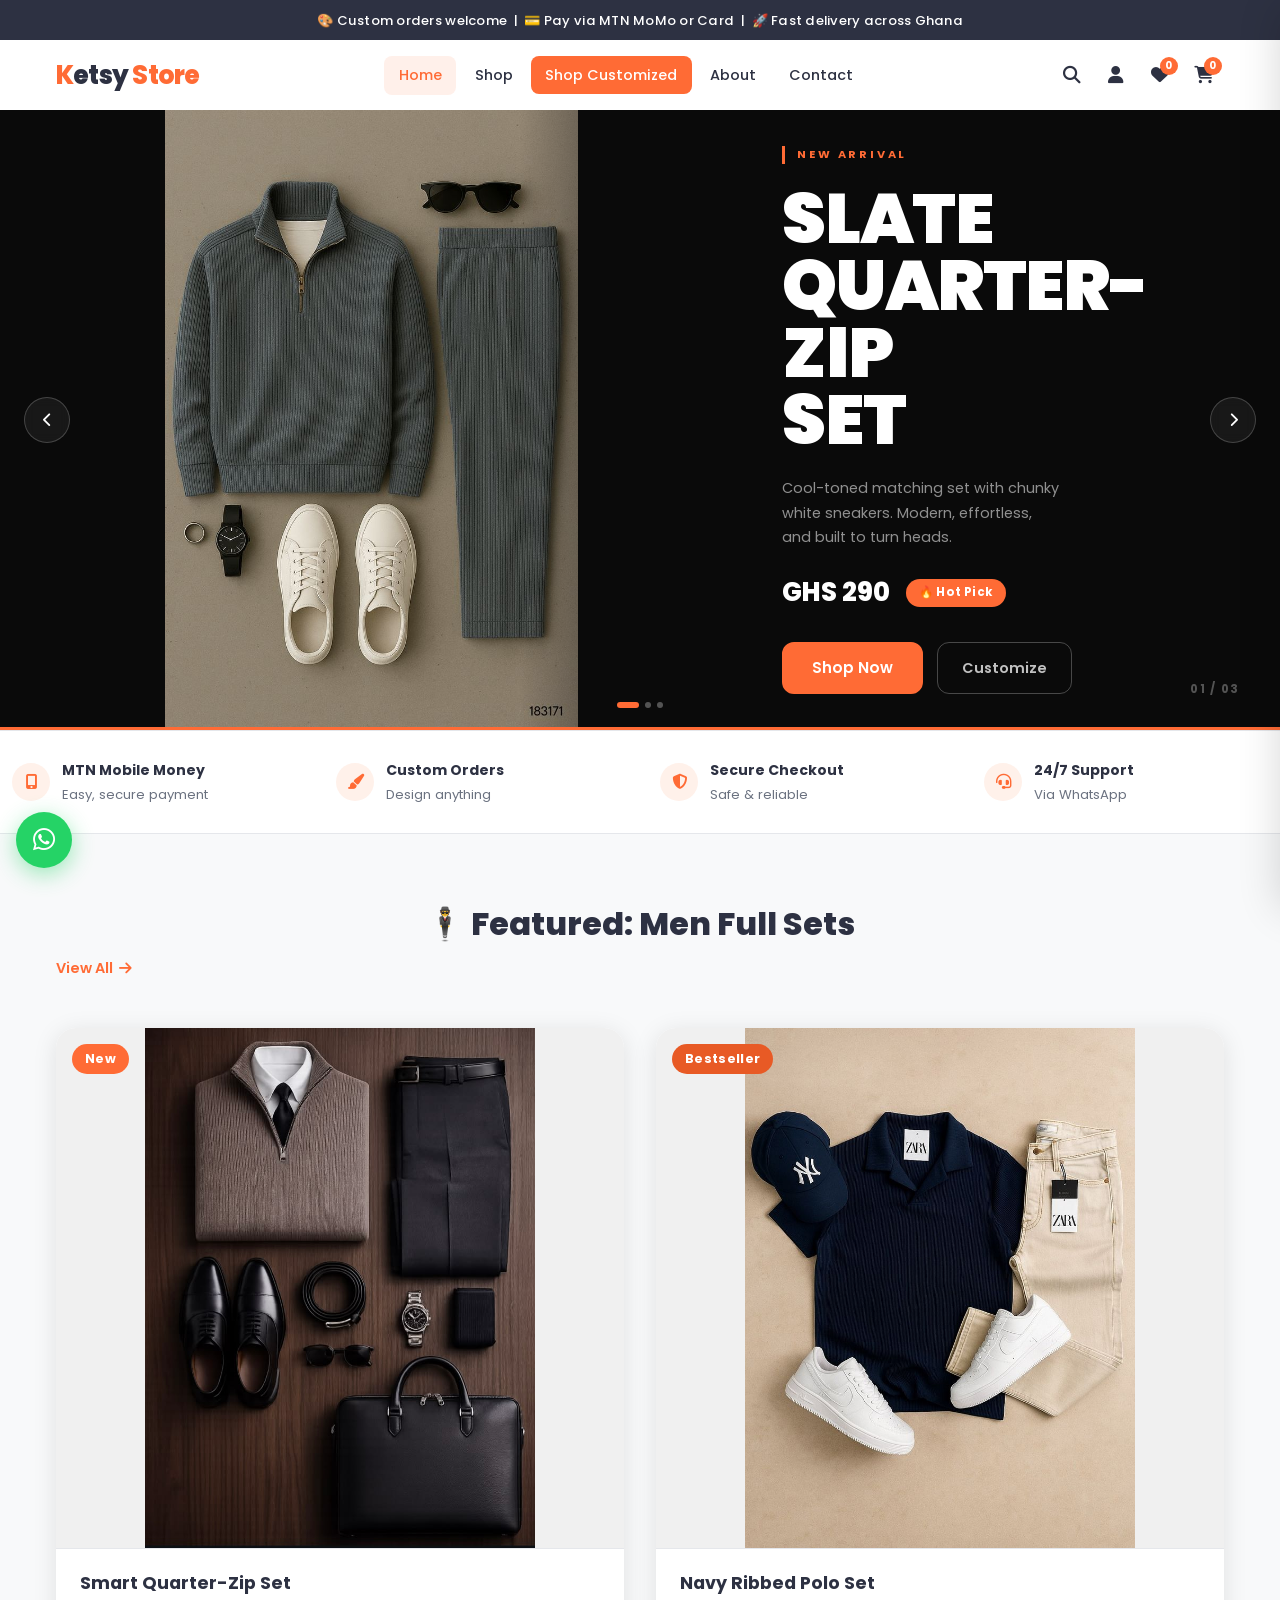
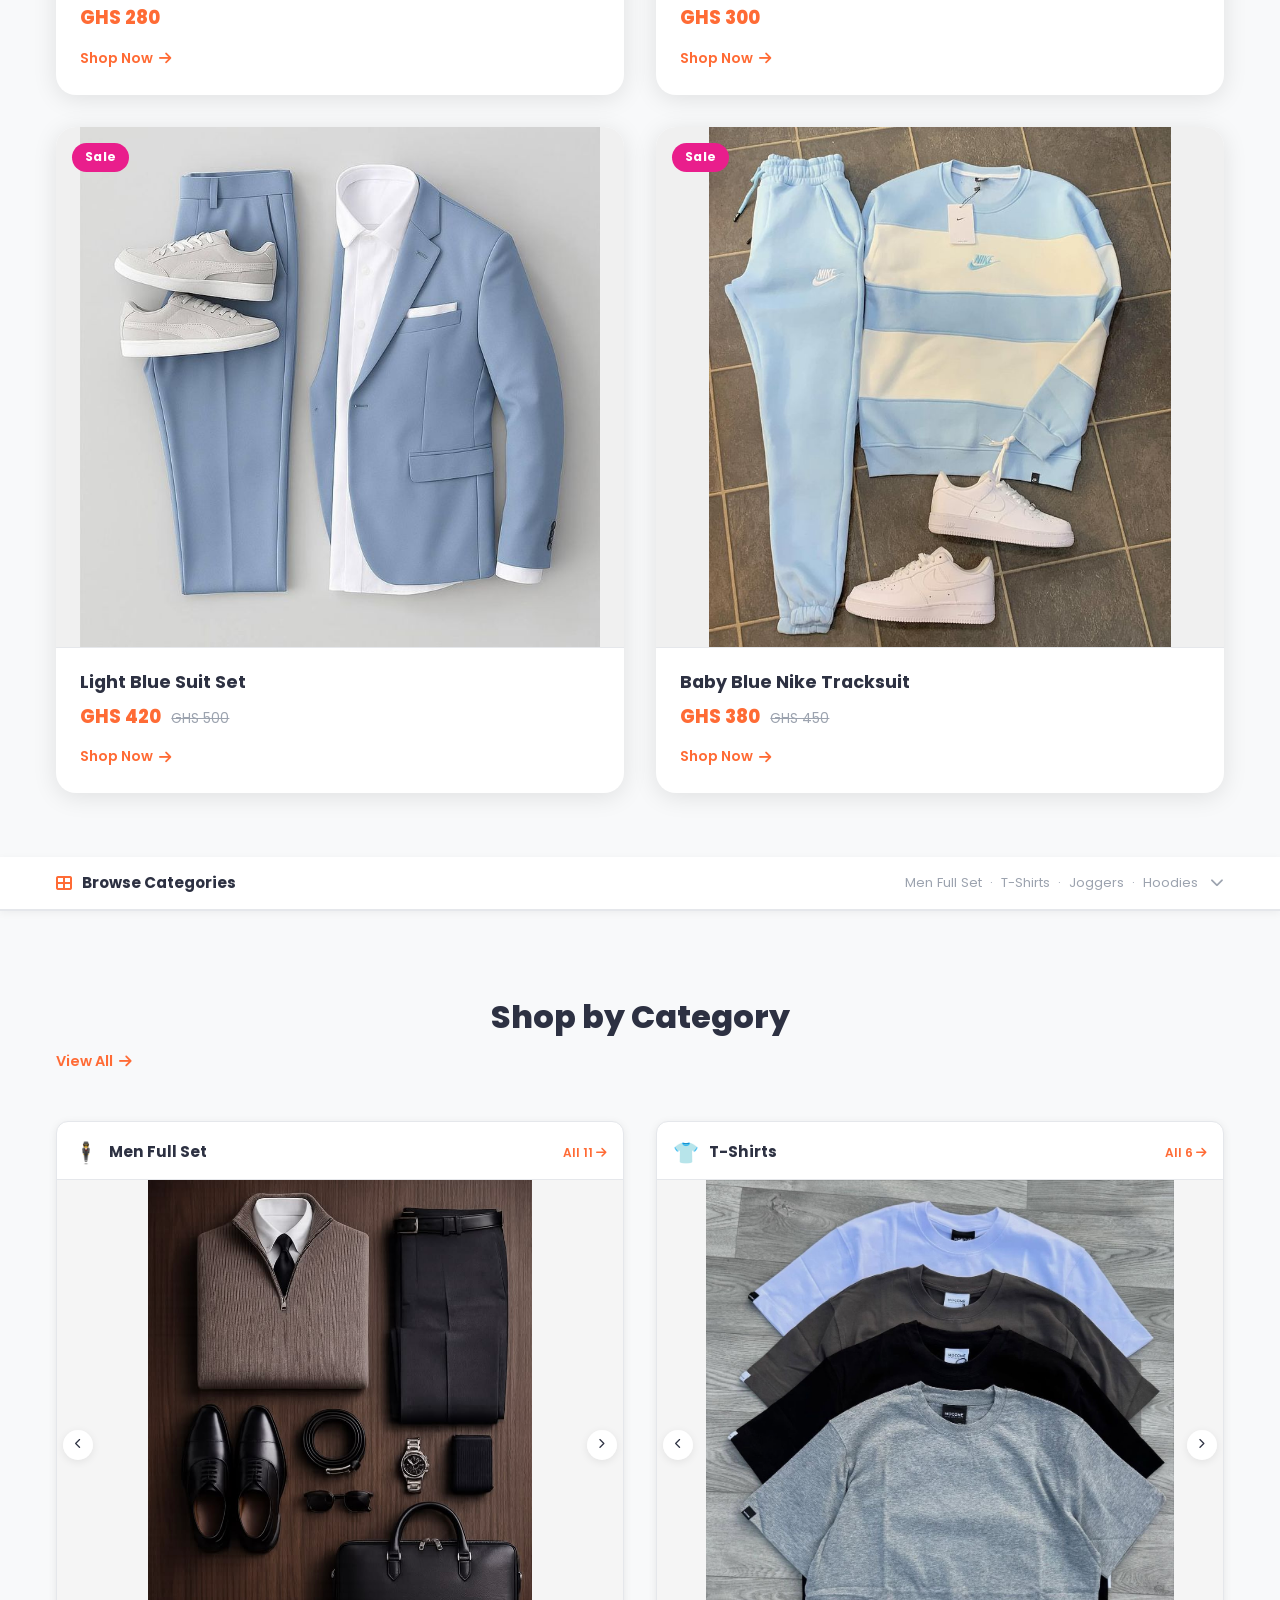
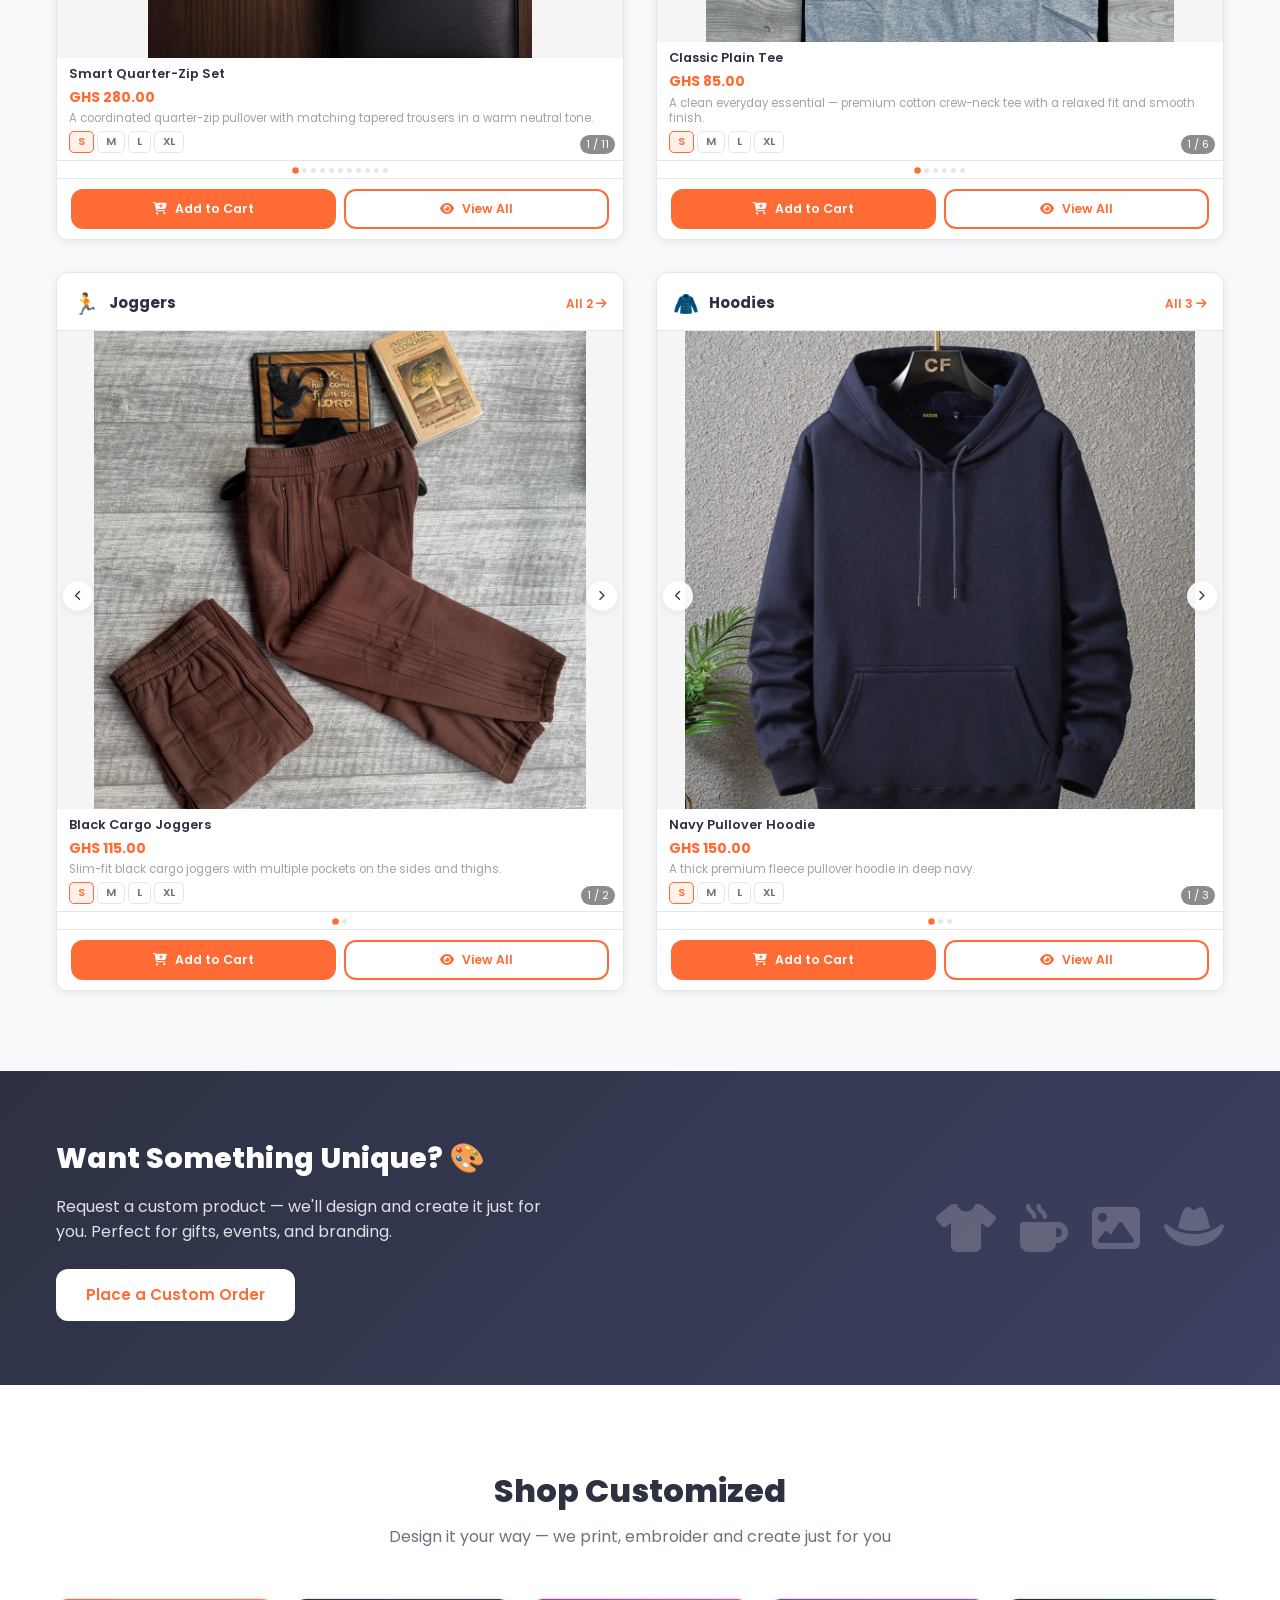
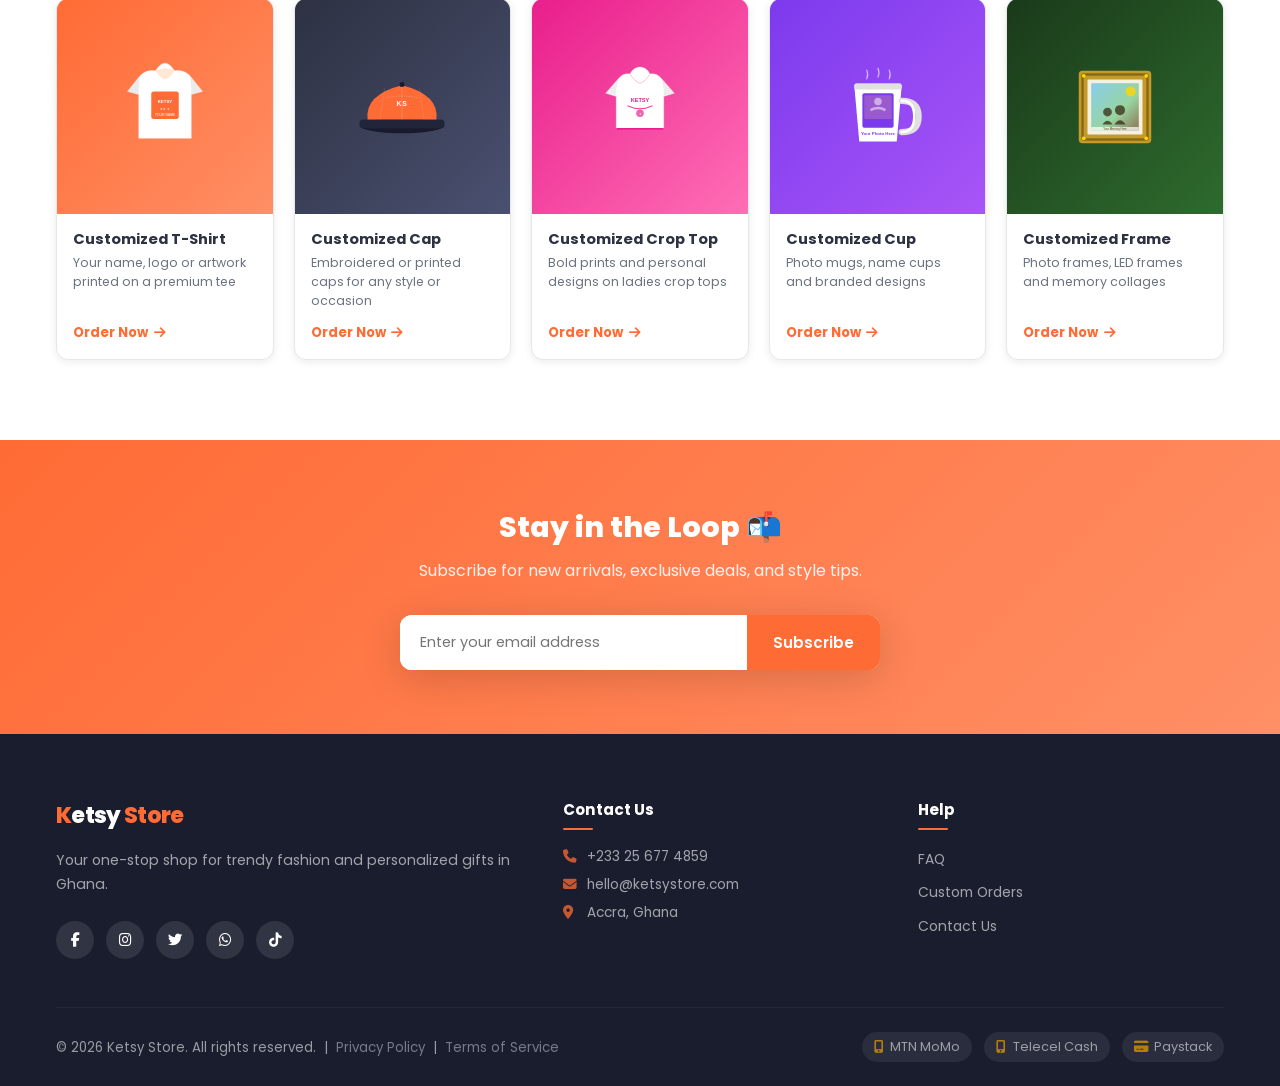
<file: index.html>
<!DOCTYPE html>
<html lang="en">
<head>
  <meta charset="UTF-8" />
  <meta name="viewport" content="width=device-width, initial-scale=1.0, viewport-fit=cover"/>
  <meta name="theme-color" content="#FF6B35"/>
  <title>Ketsy Store – Fashion & Custom Gifts in Ghana</title>
  <meta name="description" content="Shop the latest men's full sets, t-shirts, joggers, hoodies, caps, cups, ladies crop tops and customized frames. Pay with Mobile Money. Fast delivery across Ghana."/>
  <meta name="keywords" content="Ketsy Store, Ghana fashion, custom t-shirts Ghana, joggers, hoodies, caps, custom mugs, custom frames, mobile money shopping"/>

  <!-- Open Graph / social -->
  <meta property="og:title" content="Ketsy Store – Fashion & Custom Gifts"/>
  <meta property="og:description" content="Trendy fashion and personalized gifts in Ghana. Pay with Mobile Money."/>
  <meta property="og:type" content="website"/>
  <meta property="og:image" content="images/fullset/fullset-13.jpg"/>
  <meta name="twitter:card" content="summary_large_image"/>

  <link rel="icon" type="image/png" href="images/tshirts/tshirt-1.jpg"/>
  <link rel="apple-touch-icon" href="images/tshirts/tshirt-1.jpg"/>

  <link rel="preconnect" href="https://fonts.googleapis.com"/>
  <link rel="preconnect" href="https://fonts.gstatic.com" crossorigin/>
  <link rel="preconnect" href="https://cdnjs.cloudflare.com"/>

  <link rel="stylesheet" href="css/style.css"/>
  <link rel="stylesheet" href="https://cdnjs.cloudflare.com/ajax/libs/font-awesome/6.5.0/css/all.min.css"/>
  <link href="https://fonts.googleapis.com/css2?family=Poppins:wght@300;400;500;600;700;800&display=swap" rel="stylesheet"/>

  <!-- Structured data for SEO -->
  <script type="application/ld+json">
  {
    "@context": "https://schema.org",
    "@type": "Store",
    "name": "Ketsy Store",
    "description": "Fashion & custom gifts in Ghana",
    "paymentAccepted": ["Mobile Money", "MTN MoMo"],
    "areaServed": "Ghana"
  }
  </script>
</head>
<body>

<!-- ===== ANNOUNCEMENT BAR ===== -->
<div class="announcement-bar">🎨 Custom orders welcome &nbsp;|&nbsp; 💳 Pay via MTN MoMo or Card &nbsp;|&nbsp; 🚀 Fast delivery across Ghana</div>

<!-- ===== HEADER / NAVBAR ===== -->
<header class="header" id="header">
  <div class="container">
    <a href="index.html" class="logo">
      <span class="logo-k">K</span>etsy <span class="logo-store">Store</span>
    </a>

    <nav class="nav" id="nav">
      <ul class="nav-list">
        <li><a href="index.html" class="nav-link active">Home</a></li>
        <li class="dropdown">
          <a href="shop.html" class="nav-link">Shop</a><button class="dropdown-toggle" aria-label="Toggle menu" aria-expanded="false"><i class="fas fa-chevron-down"></i></button>
          <ul class="dropdown-menu">
            <li><a href="shop.html?cat=tshirts">T-Shirts</a></li>
            <li><a href="shop.html?cat=joggers">Joggers</a></li>
            <li><a href="shop.html?cat=hoodies">Hoodies</a></li>
            <li><a href="shop.html?cat=fullset">Men Full Set</a></li>
          </ul>
        </li>
        <li class="dropdown">
          <a href="custom-order.html" class="nav-link">Shop Customized</a><button class="dropdown-toggle" aria-label="Toggle menu" aria-expanded="false"><i class="fas fa-chevron-down"></i></button>
          <ul class="dropdown-menu">
            <li><a href="custom-order.html?type=tshirt">🎨 Customized T-Shirt</a></li>
            <li><a href="custom-order.html?type=croptop">🎨 Customized Crop Top</a></li>
            <li><a href="custom-order.html?type=cap">🎨 Customized Cap</a></li>
            <li><a href="custom-order.html?type=cup">🎨 Customized Cup</a></li>
            <li><a href="custom-order.html?type=frame">🎨 Customized Frame</a></li>
          </ul>
        </li>
        <li><a href="about.html" class="nav-link">About</a></li>
        <li><a href="contact.html" class="nav-link">Contact</a></li>
      </ul>
    </nav>

    <div class="header-actions">
      <a href="search.html" class="icon-btn" title="Search"><i class="fas fa-search"></i></a>
      <a href="account.html" class="icon-btn" title="Account"><i class="fas fa-user"></i></a>
      <a href="wishlist.html" class="icon-btn" title="Wishlist"><i class="fas fa-heart"></i><span class="badge" id="wishlist-count">0</span></a>
      <button class="icon-btn cart-btn" id="cart-toggle" title="Cart">
        <i class="fas fa-shopping-cart"></i><span class="badge" id="cart-count">0</span>
      </button>
      <button class="hamburger" id="hamburger" aria-label="Toggle menu">
        <span></span><span></span><span></span>
      </button>
    </div>
  </div>
</header>

<!-- ===== CART SIDEBAR ===== -->
<div class="cart-overlay" id="cart-overlay"></div>
<aside class="cart-sidebar" id="cart-sidebar">
  <div class="cart-header">
    <h3><i class="fas fa-shopping-cart"></i> Your Cart</h3>
    <button id="cart-close" class="cart-close"><i class="fas fa-times"></i></button>
  </div>
  <div class="cart-items" id="cart-items">
    <div class="cart-empty"><i class="fas fa-shopping-bag"></i><p>Your cart is empty</p></div>
  </div>
  <div class="cart-footer" id="cart-footer" style="display:none">
    <div class="cart-total">
      <span>Subtotal:</span>
      <span id="cart-total">GHS 0.00</span>
    </div>
    <a href="checkout.html" class="btn btn-primary btn-block">Proceed to Checkout</a>
    <a href="shop.html" class="btn btn-outline btn-block">Continue Shopping</a>
  </div>
</aside>

<!-- ===== HERO SECTION — Lookbook Style ===== -->
<section class="hero-lb" id="hero-lb">
  <div class="hero-lb-slides" id="hero-slides">

    <!-- Slide 1: Slate Quarter-Zip Set -->
    <div class="hero-lb-slide active">
      <div class="hero-lb-img">
        <img src="images/fullset/fullset-13.jpg" alt="Slate Quarter-Zip Set" loading="eager">
        <div class="hero-lb-img-overlay"></div>
      </div>
      <div class="hero-lb-content">
        <span class="hero-lb-eyebrow">New Arrival</span>
        <h1 class="hero-lb-title">Slate<br>Quarter-Zip<br>Set</h1>
        <p class="hero-lb-desc">Cool-toned matching set with chunky white sneakers. Modern, effortless, and built to turn heads.</p>
        <div class="hero-lb-meta">
          <span class="hero-lb-price">GHS 290</span>
          <span class="hero-lb-badge">🔥 Hot Pick</span>
        </div>
        <div class="hero-lb-btns">
          <a href="shop.html?cat=fullset" class="btn btn-primary">Shop Now</a>
          <a href="custom-order.html" class="btn btn-ghost-white">Customize</a>
        </div>
        <div class="hero-lb-counter">01 / 03</div>
      </div>
    </div>

    <!-- Slide 2: Navy Pullover Hoodie -->
    <div class="hero-lb-slide">
      <div class="hero-lb-img">
        <img src="images/hoodies/hoodie-1.jpg" alt="Navy Pullover Hoodie" loading="lazy">
        <div class="hero-lb-img-overlay"></div>
      </div>
      <div class="hero-lb-content" style="--lb-accent:#1A2A5E">
        <span class="hero-lb-eyebrow">Premium Hoodie</span>
        <h1 class="hero-lb-title">Navy<br>Pullover<br>Hoodie</h1>
        <p class="hero-lb-desc">Thick premium fleece, deep navy colour — pairs perfectly with joggers or denim and fresh kicks.</p>
        <div class="hero-lb-meta">
          <span class="hero-lb-price">GHS 150</span>
          <span class="hero-lb-badge">⭐ Bestseller</span>
        </div>
        <div class="hero-lb-btns">
          <a href="shop.html?cat=hoodies" class="btn btn-primary">Shop Hoodies</a>
          <a href="shop.html" class="btn btn-ghost-white">Browse All</a>
        </div>
        <div class="hero-lb-counter">02 / 03</div>
      </div>
    </div>

    <!-- Slide 3: Navy Ribbed Polo Set -->
    <div class="hero-lb-slide">
      <div class="hero-lb-img">
        <img src="images/fullset/fullset-7.jpg" alt="Navy Ribbed Polo Set" loading="lazy">
        <div class="hero-lb-img-overlay"></div>
      </div>
      <div class="hero-lb-content" style="--lb-accent:#1A2744">
        <span class="hero-lb-eyebrow">Bestseller</span>
        <h1 class="hero-lb-title">Ribbed<br>Polo<br>Set</h1>
        <p class="hero-lb-desc">Effortless elegance in a perfectly matched set. Ghana's bestseller.</p>
        <div class="hero-lb-meta">
          <span class="hero-lb-price">GHS 300</span>
          <span class="hero-lb-badge">⭐ Bestseller</span>
        </div>
        <div class="hero-lb-btns">
          <a href="shop.html?cat=fullset" class="btn btn-primary">Shop Full Sets</a>
          <a href="custom-order.html" class="btn btn-ghost-white">Customize</a>
        </div>
        <div class="hero-lb-counter">03 / 03</div>
      </div>
    </div>

  </div>

  <!-- Side nav arrows -->
  <button class="hero-lb-arrow hero-lb-prev" id="hero-prev" aria-label="Previous"><i class="fas fa-chevron-left"></i></button>
  <button class="hero-lb-arrow hero-lb-next" id="hero-next" aria-label="Next"><i class="fas fa-chevron-right"></i></button>

  <!-- Progress bar -->
  <div class="hero-lb-progress" id="hero-progress">
    <div class="hero-lb-progress-fill" id="hero-progress-fill"></div>
  </div>

  <!-- Dot indicators -->
  <div class="hero-lb-dots" id="hero-dots">
    <span class="hero-lb-dot active" data-slide="0"></span>
    <span class="hero-lb-dot" data-slide="1"></span>
    <span class="hero-lb-dot" data-slide="2"></span>
  </div>
</section>

<!-- ===== TRUST / SHIPPING BADGES ===== -->
<section class="trust-row">
  <div class="trust-item">
    <i class="fas fa-mobile-alt"></i>
    <div><strong>MTN Mobile Money</strong>Easy, secure payment</div>
  </div>
  <div class="trust-item">
    <i class="fas fa-paint-brush"></i>
    <div><strong>Custom Orders</strong>Design anything</div>
  </div>
  <div class="trust-item">
    <i class="fas fa-shield-alt"></i>
    <div><strong>Secure Checkout</strong>Safe &amp; reliable</div>
  </div>
  <div class="trust-item">
    <i class="fas fa-headset"></i>
    <div><strong>24/7 Support</strong>Via WhatsApp</div>
  </div>
</section>

<!-- ===== FEATURED: MEN FULL SETS ===== -->
<section class="featured-fullset">
  <div class="container">
    <div class="section-header">
      <h2>🕴️ Featured: Men Full Sets</h2>
      <a href="shop.html?cat=fullset" class="view-all">View All <i class="fas fa-arrow-right"></i></a>
    </div>
    <div class="featured-fullset-grid">

      <a href="product.html?id=25" class="featured-fs-card">
        <div class="featured-fs-img">
          <img src="images/fullset/fullset-1.jpg" alt="Smart Quarter-Zip Set" loading="eager">
          <span class="featured-fs-badge">New</span>
        </div>
        <div class="featured-fs-info">
          <h3>Smart Quarter-Zip Set</h3>
          <div class="featured-fs-price">GHS 280</div>
          <span class="featured-fs-cta">Shop Now <i class="fas fa-arrow-right"></i></span>
        </div>
      </a>

      <a href="product.html?id=31" class="featured-fs-card">
        <div class="featured-fs-img">
          <img src="images/fullset/fullset-7.jpg" alt="Navy Ribbed Polo Set" loading="eager">
          <span class="featured-fs-badge featured-fs-badge--hot">Bestseller</span>
        </div>
        <div class="featured-fs-info">
          <h3>Navy Ribbed Polo Set</h3>
          <div class="featured-fs-price">GHS 300</div>
          <span class="featured-fs-cta">Shop Now <i class="fas fa-arrow-right"></i></span>
        </div>
      </a>

      <a href="product.html?id=32" class="featured-fs-card">
        <div class="featured-fs-img">
          <img src="images/fullset/fullset-8.jpg" alt="Light Blue Suit Set" loading="lazy">
          <span class="featured-fs-badge featured-fs-badge--sale">Sale</span>
        </div>
        <div class="featured-fs-info">
          <h3>Light Blue Suit Set</h3>
          <div class="featured-fs-price">GHS 420 <span class="featured-fs-old">GHS 500</span></div>
          <span class="featured-fs-cta">Shop Now <i class="fas fa-arrow-right"></i></span>
        </div>
      </a>

      <a href="product.html?id=34" class="featured-fs-card">
        <div class="featured-fs-img">
          <img src="images/fullset/fullset-10.jpg" alt="Baby Blue Nike Tracksuit" loading="lazy">
          <span class="featured-fs-badge featured-fs-badge--sale">Sale</span>
        </div>
        <div class="featured-fs-info">
          <h3>Baby Blue Nike Tracksuit</h3>
          <div class="featured-fs-price">GHS 380 <span class="featured-fs-old">GHS 450</span></div>
          <span class="featured-fs-cta">Shop Now <i class="fas fa-arrow-right"></i></span>
        </div>
      </a>

    </div>
  </div>
</section>

<!-- ===== CATEGORIES EXPAND/COLLAPSE ===== -->
<div class="categories-bar">
  <div class="container">
    <button class="categories-toggle" id="categories-toggle" aria-expanded="false" aria-controls="categories-panel">
      <span class="categories-toggle-left">
        <i class="fas fa-th-large"></i>
        Browse Categories
      </span>
      <span class="categories-toggle-right">
        <span class="cat-preview">Men Full Set &nbsp;·&nbsp; T-Shirts &nbsp;·&nbsp; Joggers &nbsp;·&nbsp; Hoodies</span>
        <i class="fas fa-chevron-down categories-chevron"></i>
      </span>
    </button>
  </div>
  <div class="categories-panel" id="categories-panel">
    <div class="container">
      <div class="categories-grid-new">
        <a href="shop.html?cat=fullset" class="category-card-new">
          <div class="category-icon-new" style="background:#FFF0D9"><i class="fas fa-layer-group" style="color:#D97706"></i></div>
          <span>Men Full Set</span>
        </a>
        <a href="shop.html?cat=tshirts" class="category-card-new">
          <div class="category-icon-new" style="background:#FFE5D9"><i class="fas fa-tshirt" style="color:#FF6B35"></i></div>
          <span>T-Shirts</span>
        </a>
        <a href="shop.html?cat=joggers" class="category-card-new">
          <div class="category-icon-new" style="background:#D9F0FF"><i class="fas fa-running" style="color:#0096D6"></i></div>
          <span>Joggers</span>
        </a>
        <a href="shop.html?cat=hoodies" class="category-card-new">
          <div class="category-icon-new" style="background:#D9F0FF"><i class="fas fa-user-circle" style="color:#0096D6"></i></div>
          <span>Hoodies</span>
        </a>
        <!-- Customized Items (expandable) -->
        <div class="category-card-new category-card-custom" id="custom-items-trigger">
          <div class="category-icon-new" style="background:#FFF3D9"><i class="fas fa-paint-brush" style="color:#F4A800"></i></div>
          <span>Customized Items <i class="fas fa-chevron-down" id="custom-chevron" style="font-size:.65rem;margin-left:.3rem;transition:transform .3s"></i></span>
        </div>
      </div>
      <!-- Sub-items for Customized Items -->
      <div class="custom-subitems" id="custom-subitems">
        <a href="custom-order.html?type=tshirt" class="custom-subitem">
          <div class="subitem-icon" style="background:#FFE5D9"><i class="fas fa-tshirt" style="color:#FF6B35"></i></div>
          <span>Custom Tee</span>
        </a>
        <a href="custom-order.html?type=cap" class="custom-subitem">
          <div class="subitem-icon" style="background:#FFF3D9"><i class="fas fa-hat-cowboy" style="color:#F4A800"></i></div>
          <span>Custom Cap</span>
        </a>
        <a href="custom-order.html?type=cup" class="custom-subitem">
          <div class="subitem-icon" style="background:#F3D9FF"><i class="fas fa-mug-hot" style="color:#9B59B6"></i></div>
          <span>Custom Cup</span>
        </a>
        <a href="custom-order.html?type=frame" class="custom-subitem">
          <div class="subitem-icon" style="background:#D9FFF3"><i class="fas fa-image" style="color:#00C896"></i></div>
          <span>Custom Frame</span>
        </a>
        <a href="custom-order.html?type=croptop" class="custom-subitem">
          <div class="subitem-icon" style="background:#FFD9EC"><i class="fas fa-female" style="color:#E91E8C"></i></div>
          <span>Custom Crop Top</span>
        </a>
      </div>
    </div>
  </div>
</div>

<!-- ===== CATEGORY SHOWCASES ===== -->
<section class="section showcase-section" style="background:#f8f9fa">
  <div class="container">
    <div class="section-header">
      <h2>Shop by Category</h2>
      <a href="shop.html" class="view-all">View All <i class="fas fa-arrow-right"></i></a>
    </div>
    <div class="showcase-grid" id="showcase-grid">
      <!-- Dynamically filled by JS via renderAllShowcases() -->
    </div>
  </div>
</section>

<!-- ===== CUSTOM ORDER BANNER ===== -->
<section class="custom-banner">
  <div class="container">
    <div class="custom-banner-content">
      <div>
        <h2>Want Something Unique? 🎨</h2>
        <p>Request a custom product — we'll design and create it just for you. Perfect for gifts, events, and branding.</p>
        <a href="custom-order.html" class="btn btn-white">Place a Custom Order</a>
      </div>
      <div class="custom-banner-icons">
        <i class="fas fa-tshirt"></i>
        <i class="fas fa-mug-hot"></i>
        <i class="fas fa-image"></i>
        <i class="fas fa-hat-cowboy"></i>
      </div>
    </div>
  </div>
</section>

<!-- ===== CUSTOMIZED SECTION ===== -->
<section class="section customized-section">
  <div class="container">
    <div class="section-header">
      <h2>Shop Customized</h2>
      <p>Design it your way — we print, embroider and create just for you</p>
    </div>
    <div class="customized-grid">

      <!-- Customized T-Shirt -->
      <a href="custom-order.html?type=tshirt" class="customized-card">
        <div class="customized-img" style="background:linear-gradient(135deg,#FF6B35 0%,#FF8F65 100%)">
          <!-- SVG T-shirt mockup with custom print -->
          <svg viewBox="0 0 160 160" xmlns="http://www.w3.org/2000/svg" class="custom-product-svg">
            <!-- T-shirt body -->
            <path d="M40 30 L20 55 L38 60 L38 130 L122 130 L122 60 L140 55 L120 30 Q110 20 95 22 Q88 10 80 10 Q72 10 65 22 Q50 20 40 30Z"
                  fill="#fff" stroke="rgba(255,255,255,0.4)" stroke-width="1.5"/>
            <!-- Sleeve shading -->
            <path d="M40 30 L20 55 L38 60 L38 50Z" fill="rgba(0,0,0,0.08)"/>
            <path d="M120 30 L140 55 L122 60 L122 50Z" fill="rgba(0,0,0,0.08)"/>
            <!-- Custom print design on chest -->
            <rect x="58" y="55" width="44" height="44" rx="4" fill="#FF6B35"/>
            <text x="80" y="73" text-anchor="middle" font-family="Arial,sans-serif" font-size="7" font-weight="bold" fill="white">KETSY</text>
            <text x="80" y="84" text-anchor="middle" font-family="Arial,sans-serif" font-size="5" fill="white">★ ★ ★</text>
            <text x="80" y="94" text-anchor="middle" font-family="Arial,sans-serif" font-size="5.5" fill="white">YOUR NAME</text>
            <!-- Collar -->
            <path d="M65 22 Q72 34 80 36 Q88 34 95 22 Q88 18 80 18 Q72 18 65 22Z" fill="#ffe8d6"/>
          </svg>
          <div class="customized-overlay"><i class="fas fa-paint-brush"></i> Customize</div>
        </div>
        <div class="customized-info">
          <h4>Customized T-Shirt</h4>
          <p>Your name, logo or artwork printed on a premium tee</p>
          <span class="customized-cta">Order Now <i class="fas fa-arrow-right"></i></span>
        </div>
      </a>

      <!-- Customized Cap -->
      <a href="custom-order.html?type=cap" class="customized-card">
        <div class="customized-img" style="background:linear-gradient(135deg,#2D3142 0%,#4A5070 100%)">
          <svg viewBox="0 0 160 160" xmlns="http://www.w3.org/2000/svg" class="custom-product-svg">
            <!-- Brim -->
            <ellipse cx="80" cy="110" rx="68" ry="12" fill="#1a1a2e"/>
            <rect x="12" y="100" width="136" height="14" rx="6" fill="#22243a"/>
            <!-- Cap body -->
            <path d="M25 100 Q20 60 80 45 Q140 60 135 100Z" fill="#FF6B35"/>
            <!-- Panel seam lines -->
            <line x1="80" y1="45" x2="80" y2="100" stroke="rgba(255,255,255,0.25)" stroke-width="1"/>
            <line x1="52" y1="50" x2="45" y2="100" stroke="rgba(255,255,255,0.15)" stroke-width="1"/>
            <line x1="108" y1="50" x2="115" y2="100" stroke="rgba(255,255,255,0.15)" stroke-width="1"/>
            <!-- Embroidery on front panel -->
            <text x="80" y="78" text-anchor="middle" font-family="Arial,sans-serif" font-size="11" font-weight="bold" fill="white" letter-spacing="1">KS</text>
            <circle cx="80" cy="44" r="4" fill="#1a1a2e"/>
            <!-- Stitch detail -->
            <path d="M55 65 Q80 60 105 65" stroke="rgba(255,255,255,0.4)" stroke-width="1" fill="none" stroke-dasharray="2,2"/>
          </svg>
          <div class="customized-overlay"><i class="fas fa-paint-brush"></i> Customize</div>
        </div>
        <div class="customized-info">
          <h4>Customized Cap</h4>
          <p>Embroidered or printed caps for any style or occasion</p>
          <span class="customized-cta">Order Now <i class="fas fa-arrow-right"></i></span>
        </div>
      </a>

      <!-- Customized Crop Top -->
      <a href="custom-order.html?type=croptop" class="customized-card">
        <div class="customized-img" style="background:linear-gradient(135deg,#E91E8C 0%,#FF6EB5 100%)">
          <svg viewBox="0 0 160 160" xmlns="http://www.w3.org/2000/svg" class="custom-product-svg">
            <!-- Crop top body (shorter) -->
            <path d="M45 35 L25 58 L42 63 L42 115 L118 115 L118 63 L135 58 L115 35 Q107 25 96 27 Q90 16 80 16 Q70 16 64 27 Q53 25 45 35Z"
                  fill="#fff" stroke="rgba(255,255,255,0.3)" stroke-width="1.5"/>
            <!-- Sleeve shading -->
            <path d="M45 35 L25 58 L42 63 L42 54Z" fill="rgba(0,0,0,0.07)"/>
            <path d="M115 35 L135 58 L118 63 L118 54Z" fill="rgba(0,0,0,0.07)"/>
            <!-- Crop hemline detail -->
            <line x1="42" y1="115" x2="118" y2="115" stroke="#E91E8C" stroke-width="2.5"/>
            <!-- Design on chest -->
            <text x="80" y="72" text-anchor="middle" font-family="Arial,sans-serif" font-size="9" font-weight="bold" fill="#E91E8C">KETSY</text>
            <path d="M60 78 Q80 88 100 78" stroke="#E91E8C" stroke-width="1.5" fill="none"/>
            <circle cx="80" cy="90" r="6" fill="#E91E8C" opacity="0.7"/>
            <text x="80" y="93" text-anchor="middle" font-family="Arial,sans-serif" font-size="5" fill="white">★</text>
            <!-- V-neck collar -->
            <path d="M64 27 Q72 40 80 42 Q88 40 96 27" fill="none" stroke="#f5c5c5" stroke-width="1.5"/>
          </svg>
          <div class="customized-overlay"><i class="fas fa-paint-brush"></i> Customize</div>
        </div>
        <div class="customized-info">
          <h4>Customized Crop Top</h4>
          <p>Bold prints and personal designs on ladies crop tops</p>
          <span class="customized-cta">Order Now <i class="fas fa-arrow-right"></i></span>
        </div>
      </a>

      <!-- Customized Cup/Mug -->
      <a href="custom-order.html?type=cup" class="customized-card">
        <div class="customized-img" style="background:linear-gradient(135deg,#7C3AED 0%,#A855F7 100%)">
          <svg viewBox="0 0 160 160" xmlns="http://www.w3.org/2000/svg" class="custom-product-svg">
            <!-- Mug body -->
            <path d="M42 45 L50 135 L110 135 L118 45Z" fill="#fff" rx="4"/>
            <rect x="42" y="42" width="76" height="10" rx="4" fill="#e0e0e0"/>
            <!-- Handle -->
            <path d="M118 70 Q145 70 145 95 Q145 120 118 120" stroke="#e0e0e0" stroke-width="10" fill="none" stroke-linecap="round"/>
            <path d="M118 70 Q138 70 138 95 Q138 120 118 120" stroke="#fff" stroke-width="4" fill="none" stroke-linecap="round"/>
            <!-- Photo/design on mug face -->
            <rect x="55" y="58" width="50" height="55" rx="3" fill="#7C3AED"/>
            <!-- Photo frame effect -->
            <rect x="58" y="61" width="44" height="38" rx="2" fill="#9B59D0"/>
            <!-- Person silhouette in photo -->
            <circle cx="80" cy="71" r="6" fill="rgba(255,255,255,0.5)"/>
            <path d="M68 85 Q80 78 92 85" stroke="rgba(255,255,255,0.5)" stroke-width="4" fill="none"/>
            <!-- Text below photo -->
            <text x="80" y="124" text-anchor="middle" font-family="Arial,sans-serif" font-size="7" font-weight="bold" fill="#7C3AED">Your Photo Here</text>
            <!-- Steam -->
            <path d="M62 35 Q65 28 62 21" stroke="rgba(255,255,255,0.6)" stroke-width="2" fill="none" stroke-linecap="round"/>
            <path d="M80 32 Q83 25 80 18" stroke="rgba(255,255,255,0.6)" stroke-width="2" fill="none" stroke-linecap="round"/>
            <path d="M98 35 Q101 28 98 21" stroke="rgba(255,255,255,0.6)" stroke-width="2" fill="none" stroke-linecap="round"/>
          </svg>
          <div class="customized-overlay"><i class="fas fa-paint-brush"></i> Customize</div>
        </div>
        <div class="customized-info">
          <h4>Customized Cup</h4>
          <p>Photo mugs, name cups and branded designs</p>
          <span class="customized-cta">Order Now <i class="fas fa-arrow-right"></i></span>
        </div>
      </a>

      <!-- Customized Frame -->
      <a href="custom-order.html?type=frame" class="customized-card">
        <div class="customized-img" style="background:linear-gradient(135deg,#1A3A1A 0%,#2E6B2E 100%)">
          <svg viewBox="0 0 160 160" xmlns="http://www.w3.org/2000/svg" class="custom-product-svg">
            <!-- Outer frame -->
            <rect x="22" y="22" width="116" height="116" rx="6" fill="#C49A2A"/>
            <!-- Frame border detail -->
            <rect x="26" y="26" width="108" height="108" rx="4" fill="#8B6914"/>
            <rect x="30" y="30" width="100" height="100" rx="3" fill="#C49A2A"/>
            <!-- Inner mat -->
            <rect x="36" y="36" width="88" height="88" rx="2" fill="#f5f0e0"/>
            <!-- Photo area -->
            <rect x="42" y="42" width="76" height="76" rx="2" fill="#e8dfc8"/>
            <!-- Photo content: couple/memory scene -->
            <rect x="42" y="42" width="76" height="76" rx="2" fill="url(#photoGrad)"/>
            <defs>
              <linearGradient id="photoGrad" x1="0" y1="0" x2="1" y2="1">
                <stop offset="0%" stop-color="#87CEEB"/>
                <stop offset="60%" stop-color="#98D4A0"/>
                <stop offset="100%" stop-color="#8B7355"/>
              </linearGradient>
            </defs>
            <!-- Sun -->
            <circle cx="105" cy="55" r="8" fill="#FFD700" opacity="0.8"/>
            <!-- Two people silhouettes -->
            <circle cx="68" cy="88" r="7" fill="rgba(50,30,10,0.7)"/>
            <path d="M60 108 Q68 96 76 108" fill="rgba(50,30,10,0.7)"/>
            <circle cx="88" cy="85" r="8" fill="rgba(50,30,10,0.7)"/>
            <path d="M79 108 Q88 94 97 108" fill="rgba(50,30,10,0.7)"/>
            <!-- Caption text area -->
            <rect x="42" y="112" width="76" height="6" rx="1" fill="rgba(255,255,255,0.7)"/>
            <text x="80" y="117" text-anchor="middle" font-family="Arial,sans-serif" font-size="4.5" fill="#5C4213">Your Memory Here</text>
            <!-- Corner ornaments on frame -->
            <circle cx="30" cy="30" r="3" fill="#FFD700"/>
            <circle cx="130" cy="30" r="3" fill="#FFD700"/>
            <circle cx="30" cy="130" r="3" fill="#FFD700"/>
            <circle cx="130" cy="130" r="3" fill="#FFD700"/>
          </svg>
          <div class="customized-overlay"><i class="fas fa-paint-brush"></i> Customize</div>
        </div>
        <div class="customized-info">
          <h4>Customized Frame</h4>
          <p>Photo frames, LED frames and memory collages</p>
          <span class="customized-cta">Order Now <i class="fas fa-arrow-right"></i></span>
        </div>
      </a>

    </div>
  </div>
</section>

<!-- ===== NEWSLETTER ===== -->
<section class="newsletter-section">
  <div class="container">
    <h2>Stay in the Loop 📬</h2>
    <p>Subscribe for new arrivals, exclusive deals, and style tips.</p>
    <form class="newsletter-form" id="newsletter-form">
      <input type="email" placeholder="Enter your email address" required/>
      <button type="submit" class="btn btn-primary">Subscribe</button>
    </form>
  </div>
</section>

<!-- ===== FOOTER ===== -->
<footer class="footer">
  <div class="container">
    <div class="footer-grid">
      <div class="footer-brand">
        <a href="index.html" class="logo footer-logo"><span class="logo-k">K</span>etsy <span class="logo-store">Store</span></a>
        <p>Your one-stop shop for trendy fashion and personalized gifts in Ghana.</p>
        <div class="social-links">
          <a href="#" class="social-link" aria-label="Facebook"><i class="fab fa-facebook-f"></i></a>
          <a href="#" class="social-link" aria-label="Instagram"><i class="fab fa-instagram"></i></a>
          <a href="#" class="social-link" aria-label="Twitter"><i class="fab fa-twitter"></i></a>
          <a href="#" class="social-link" aria-label="WhatsApp"><i class="fab fa-whatsapp"></i></a>
          <a href="#" class="social-link" aria-label="TikTok"><i class="fab fa-tiktok"></i></a>
        </div>
      </div>
      <div class="footer-col">
        <h4>Contact Us</h4>
        <p><i class="fas fa-phone"></i> +233 25 677 4859</p>
        <p><i class="fas fa-envelope"></i> hello@ketsystore.com</p>
        <p><i class="fas fa-map-marker-alt"></i> Accra, Ghana</p>
      </div>
      <div class="footer-col">
        <h4>Help</h4>
        <ul>
          <li><a href="faq.html">FAQ</a></li>
          <li><a href="custom-order.html">Custom Orders</a></li>
          <li><a href="contact.html">Contact Us</a></li>
        </ul>
      </div>
    </div>
    <div class="footer-bottom">
      <p>&copy; 2026 Ketsy Store. All rights reserved. &nbsp;|&nbsp; <a href="privacy-policy.html" style="color:var(--text-muted)">Privacy Policy</a> &nbsp;|&nbsp; <a href="terms.html" style="color:var(--text-muted)">Terms of Service</a></p>
      <div class="payment-badges">
        <span class="payment-badge"><i class="fas fa-mobile-alt"></i> MTN MoMo</span>
        <span class="payment-badge"><i class="fas fa-mobile-alt"></i> Telecel Cash</span>
        <span class="payment-badge"><i class="fas fa-credit-card"></i> Paystack</span>
      </div>
    </div>
  </div>
</footer>

<!-- ===== BACK TO TOP ===== -->
<button class="back-to-top" id="back-to-top" aria-label="Back to top">
  <i class="fas fa-chevron-up"></i>
</button>

<!-- ===== WHATSAPP FLOAT ===== -->
<a href="https://wa.me/233256774859?text=Hi%20Ketsy%20Store%2C%20I%27d%20like%20to%20order%20something."
   class="whatsapp-float" target="_blank" rel="noopener" aria-label="Chat on WhatsApp">
  <i class="fab fa-whatsapp"></i>
  <span class="wa-label">Chat with us</span>
</a>

<script src="js/products.js"></script>
<script src="js/cart.js"></script>
<script src="js/main.js"></script>
<script src="js/hero.js"></script>
</body>
</html>
</file>
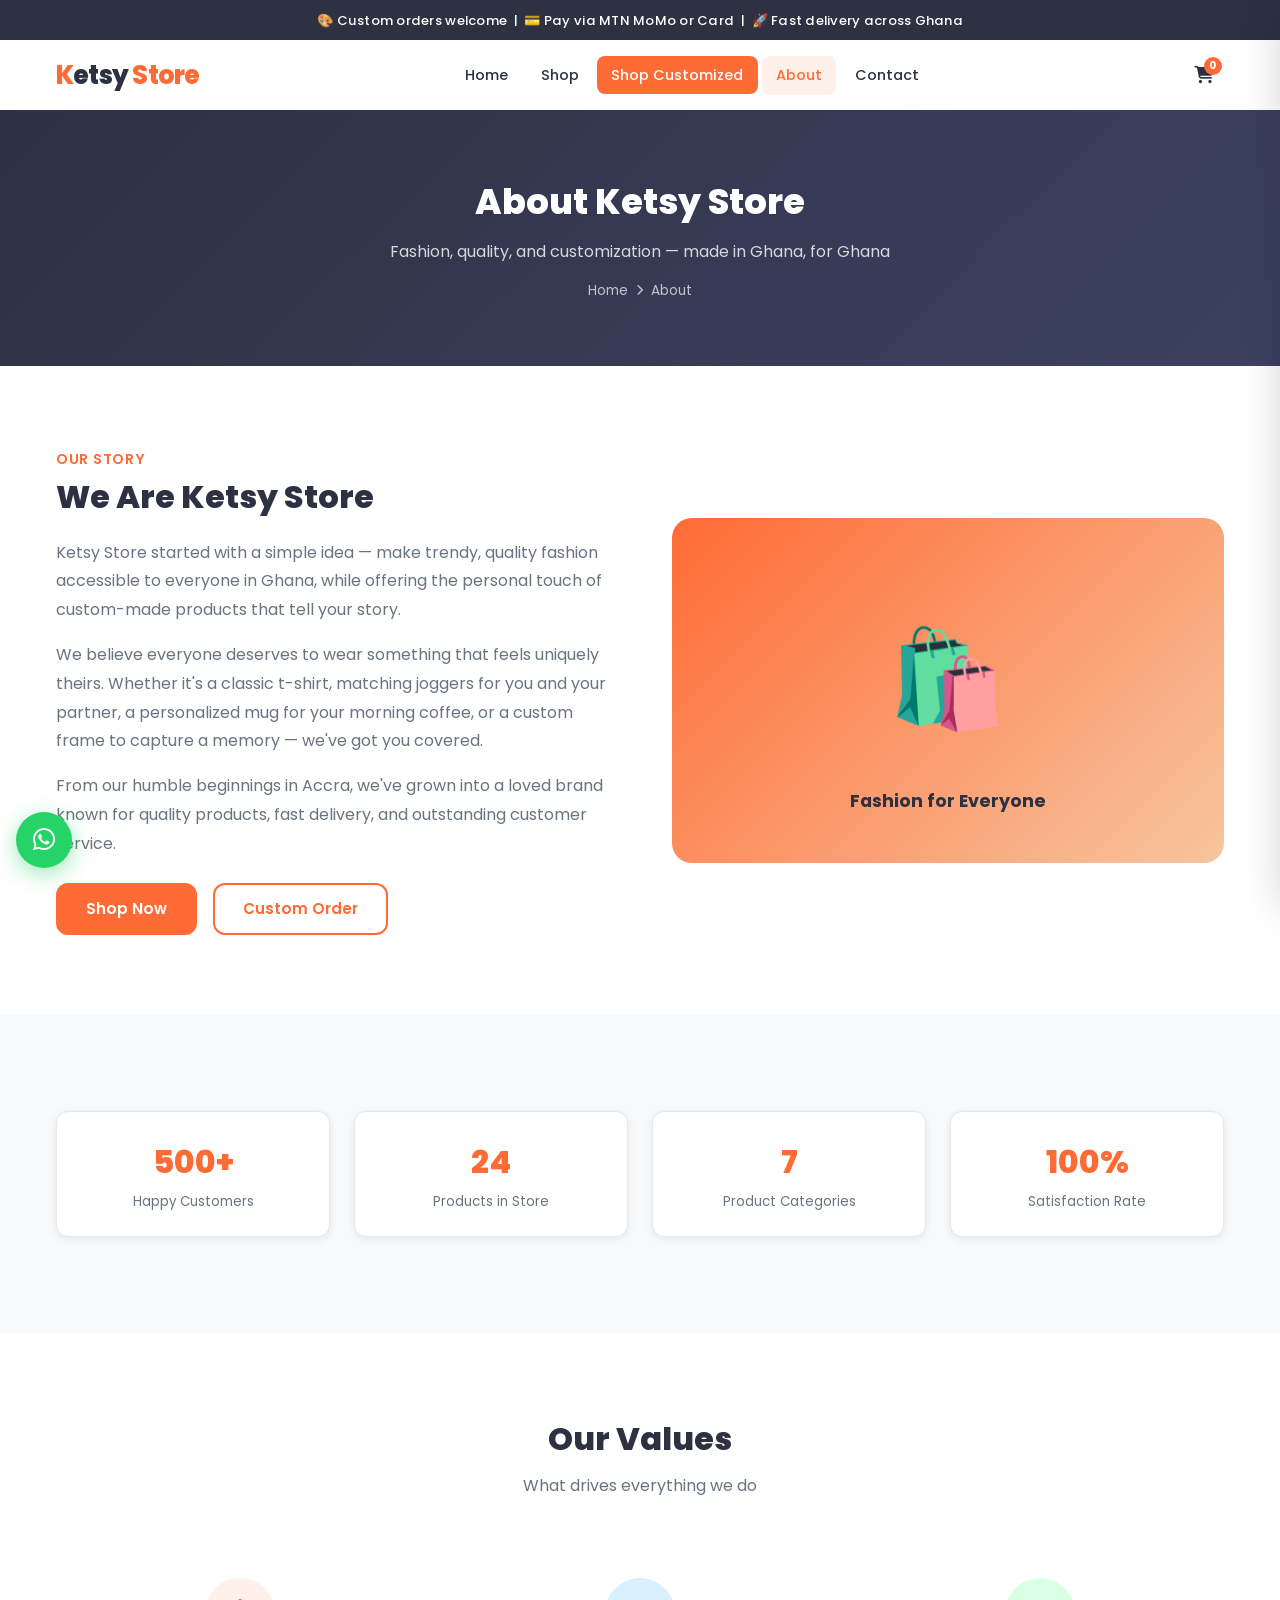
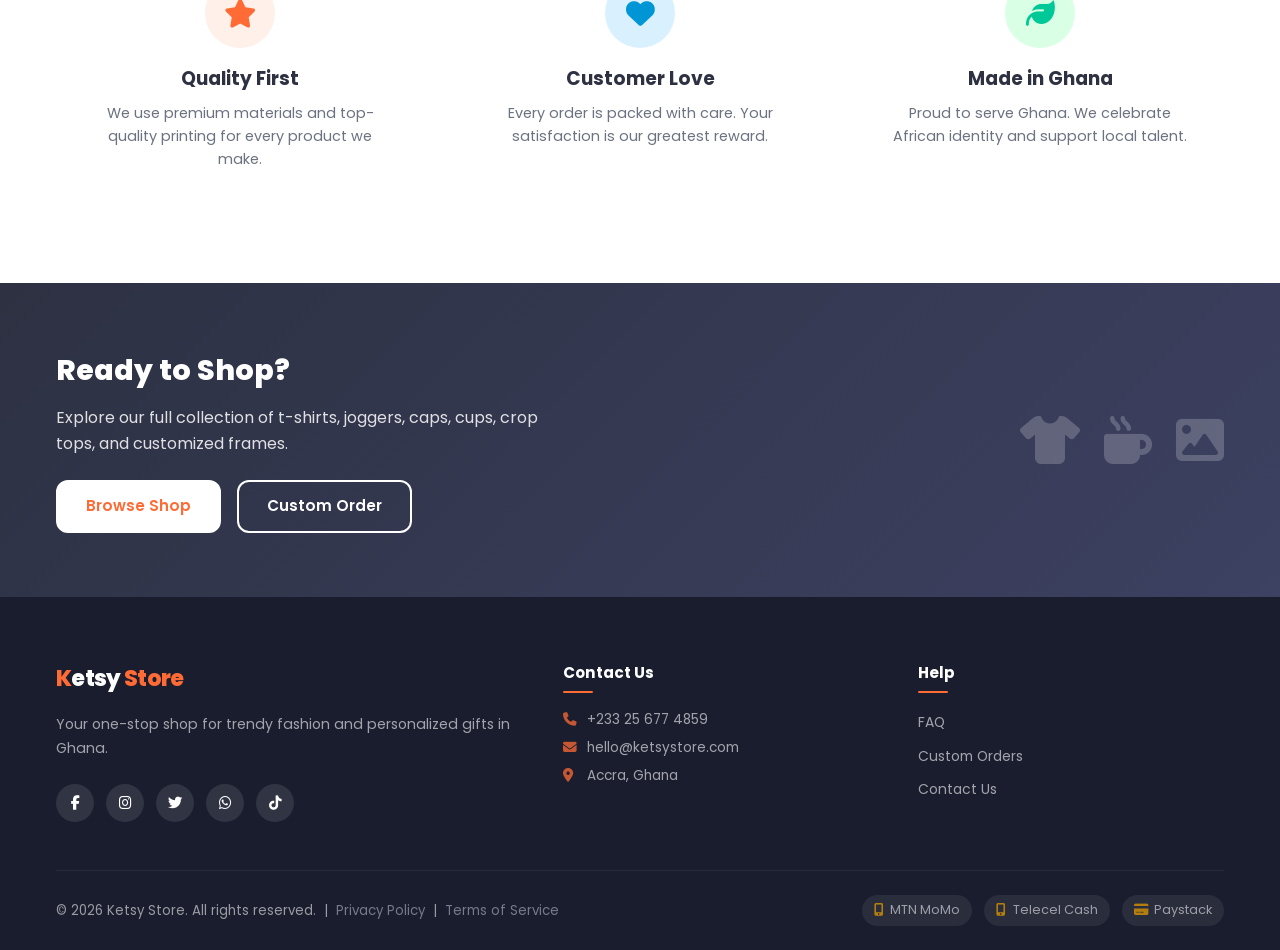
<file: about.html>
<!DOCTYPE html>
<html lang="en">
<head>
  <meta charset="UTF-8"/>
  <meta name="viewport" content="width=device-width, initial-scale=1.0"/>
  <title>About Us – Ketsy Store</title>
  <link rel="stylesheet" href="css/style.css"/>
  <link rel="stylesheet" href="https://cdnjs.cloudflare.com/ajax/libs/font-awesome/6.5.0/css/all.min.css"/>
  <link href="https://fonts.googleapis.com/css2?family=Poppins:wght@300;400;500;600;700;800&display=swap" rel="stylesheet"/>
</head>
<body>

<div class="announcement-bar">🎨 Custom orders welcome &nbsp;|&nbsp; 💳 Pay via MTN MoMo or Card &nbsp;|&nbsp; 🚀 Fast delivery across Ghana</div>

<header class="header" id="header">
  <div class="container">
    <a href="index.html" class="logo"><span class="logo-k">K</span>etsy <span class="logo-store">Store</span></a>
    <nav class="nav" id="nav">
      <ul class="nav-list">
        <li><a href="index.html" class="nav-link">Home</a></li>
        <li class="dropdown">
          <a href="shop.html" class="nav-link">Shop</a><button class="dropdown-toggle" aria-label="Toggle menu" aria-expanded="false"><i class="fas fa-chevron-down"></i></button>
          <ul class="dropdown-menu">
            <li><a href="shop.html?cat=tshirts">T-Shirts</a></li>
            <li><a href="shop.html?cat=joggers">Joggers</a></li>
            <li><a href="shop.html?cat=hoodies">Hoodies</a></li>
            <li><a href="shop.html?cat=fullset">Men Full Set</a></li>
          </ul>
        </li>
        <li class="dropdown">
          <a href="custom-order.html" class="nav-link">Shop Customized</a><button class="dropdown-toggle" aria-label="Toggle menu" aria-expanded="false"><i class="fas fa-chevron-down"></i></button>
          <ul class="dropdown-menu">
            <li><a href="custom-order.html?type=tshirt">🎨 Customized T-Shirt</a></li>
            <li><a href="custom-order.html?type=croptop">🎨 Customized Crop Top</a></li>
            <li><a href="custom-order.html?type=cap">🎨 Customized Cap</a></li>
            <li><a href="custom-order.html?type=cup">🎨 Customized Cup</a></li>
            <li><a href="custom-order.html?type=frame">🎨 Customized Frame</a></li>
          </ul>
        </li>
        <li><a href="about.html" class="nav-link active">About</a></li>
        <li><a href="contact.html" class="nav-link">Contact</a></li>
      </ul>
    </nav>
    <div class="header-actions">
      <button class="icon-btn" id="cart-toggle"><i class="fas fa-shopping-cart"></i><span class="badge" id="cart-count">0</span></button>
      <button class="hamburger" id="hamburger"><span></span><span></span><span></span></button>
    </div>
  </div>
</header>

<div class="cart-overlay" id="cart-overlay"></div>
<aside class="cart-sidebar" id="cart-sidebar">
  <div class="cart-header"><h3><i class="fas fa-shopping-cart"></i> Your Cart</h3><button id="cart-close" class="cart-close"><i class="fas fa-times"></i></button></div>
  <div class="cart-items" id="cart-items"><div class="cart-empty"><i class="fas fa-shopping-bag"></i><p>Your cart is empty</p></div></div>
  <div class="cart-footer" id="cart-footer" style="display:none">
    <div class="cart-total"><span>Subtotal:</span><span id="cart-total">GHS 0.00</span></div>
    <a href="checkout.html" class="btn btn-primary btn-block">Proceed to Checkout</a>
  </div>
</aside>

<!-- Page Hero -->
<section class="page-hero">
  <div class="container">
    <h1>About Ketsy Store</h1>
    <p>Fashion, quality, and customization — made in Ghana, for Ghana</p>
    <nav class="breadcrumb">
      <a href="index.html">Home</a><i class="fas fa-chevron-right"></i><span>About</span>
    </nav>
  </div>
</section>

<!-- About Section -->
<section class="about-section">
  <div class="container">
    <div class="about-grid">
      <div class="about-text">
        <span style="color:var(--primary);font-weight:600;font-size:.9rem;letter-spacing:.05em;text-transform:uppercase">Our Story</span>
        <h2>We Are Ketsy Store</h2>
        <p>Ketsy Store started with a simple idea — make trendy, quality fashion accessible to everyone in Ghana, while offering the personal touch of custom-made products that tell your story.</p>
        <p>We believe everyone deserves to wear something that feels uniquely theirs. Whether it's a classic t-shirt, matching joggers for you and your partner, a personalized mug for your morning coffee, or a custom frame to capture a memory — we've got you covered.</p>
        <p>From our humble beginnings in Accra, we've grown into a loved brand known for quality products, fast delivery, and outstanding customer service.</p>
        <div style="display:flex;gap:1rem;margin-top:1.5rem">
          <a href="shop.html" class="btn btn-primary">Shop Now</a>
          <a href="custom-order.html" class="btn btn-outline">Custom Order</a>
        </div>
      </div>
      <div>
        <div class="about-image-box">
          <span style="font-size:6rem">🛍️</span>
          <p style="font-size:1.1rem;font-weight:700;margin-top:1rem;color:var(--secondary)">Fashion for Everyone</p>
        </div>
      </div>
    </div>
  </div>
</section>

<!-- Stats -->
<section style="background:var(--bg-light);padding:3rem 0">
  <div class="container">
    <div class="stats-grid">
      <div class="stat-card">
        <div class="stat-number">500+</div>
        <div class="stat-label">Happy Customers</div>
      </div>
      <div class="stat-card">
        <div class="stat-number">24</div>
        <div class="stat-label">Products in Store</div>
      </div>
      <div class="stat-card">
        <div class="stat-number">7</div>
        <div class="stat-label">Product Categories</div>
      </div>
      <div class="stat-card">
        <div class="stat-number">100%</div>
        <div class="stat-label">Satisfaction Rate</div>
      </div>
    </div>
  </div>
</section>

<!-- Values -->
<section class="section">
  <div class="container">
    <div class="section-header">
      <h2>Our Values</h2>
      <p>What drives everything we do</p>
    </div>
    <div style="display:grid;grid-template-columns:repeat(3,1fr);gap:2rem">
      <div style="text-align:center;padding:2rem">
        <div style="width:70px;height:70px;background:#FFF0EA;border-radius:50%;display:flex;align-items:center;justify-content:center;margin:0 auto 1rem;font-size:1.8rem;color:var(--primary)"><i class="fas fa-star"></i></div>
        <h3 style="font-weight:700;margin-bottom:.5rem">Quality First</h3>
        <p style="color:var(--text-light);font-size:.9rem">We use premium materials and top-quality printing for every product we make.</p>
      </div>
      <div style="text-align:center;padding:2rem">
        <div style="width:70px;height:70px;background:#D9F0FF;border-radius:50%;display:flex;align-items:center;justify-content:center;margin:0 auto 1rem;font-size:1.8rem;color:#0096D6"><i class="fas fa-heart"></i></div>
        <h3 style="font-weight:700;margin-bottom:.5rem">Customer Love</h3>
        <p style="color:var(--text-light);font-size:.9rem">Every order is packed with care. Your satisfaction is our greatest reward.</p>
      </div>
      <div style="text-align:center;padding:2rem">
        <div style="width:70px;height:70px;background:#D9FFE5;border-radius:50%;display:flex;align-items:center;justify-content:center;margin:0 auto 1rem;font-size:1.8rem;color:var(--success)"><i class="fas fa-leaf"></i></div>
        <h3 style="font-weight:700;margin-bottom:.5rem">Made in Ghana</h3>
        <p style="color:var(--text-light);font-size:.9rem">Proud to serve Ghana. We celebrate African identity and support local talent.</p>
      </div>
    </div>
  </div>
</section>

<!-- CTA -->
<section class="custom-banner">
  <div class="container">
    <div class="custom-banner-content">
      <div>
        <h2>Ready to Shop?</h2>
        <p>Explore our full collection of t-shirts, joggers, caps, cups, crop tops, and customized frames.</p>
        <div style="display:flex;gap:1rem;flex-wrap:wrap">
          <a href="shop.html" class="btn btn-white">Browse Shop</a>
          <a href="custom-order.html" class="btn btn-outline-white">Custom Order</a>
        </div>
      </div>
      <div class="custom-banner-icons">
        <i class="fas fa-tshirt"></i>
        <i class="fas fa-mug-hot"></i>
        <i class="fas fa-image"></i>
      </div>
    </div>
  </div>
</section>

<footer class="footer">
  <div class="container">
    <div class="footer-grid">
      <div class="footer-brand">
        <a href="index.html" class="logo footer-logo"><span class="logo-k">K</span>etsy <span class="logo-store">Store</span></a>
        <p>Your one-stop shop for trendy fashion and personalized gifts in Ghana.</p>
        <div class="social-links">
          <a href="#" class="social-link" aria-label="Facebook"><i class="fab fa-facebook-f"></i></a>
          <a href="#" class="social-link" aria-label="Instagram"><i class="fab fa-instagram"></i></a>
          <a href="#" class="social-link" aria-label="Twitter"><i class="fab fa-twitter"></i></a>
          <a href="#" class="social-link" aria-label="WhatsApp"><i class="fab fa-whatsapp"></i></a>
          <a href="#" class="social-link" aria-label="TikTok"><i class="fab fa-tiktok"></i></a>
        </div>
      </div>
      <div class="footer-col">
        <h4>Contact Us</h4>
        <p><i class="fas fa-phone"></i> +233 25 677 4859</p>
        <p><i class="fas fa-envelope"></i> hello@ketsystore.com</p>
        <p><i class="fas fa-map-marker-alt"></i> Accra, Ghana</p>
      </div>
      <div class="footer-col">
        <h4>Help</h4>
        <ul>
          <li><a href="faq.html">FAQ</a></li>
          <li><a href="custom-order.html">Custom Orders</a></li>
          <li><a href="contact.html">Contact Us</a></li>
        </ul>
      </div>
    </div>
    <div class="footer-bottom">
      <p>&copy; 2026 Ketsy Store. All rights reserved. &nbsp;|&nbsp; <a href="privacy-policy.html" style="color:var(--text-muted)">Privacy Policy</a> &nbsp;|&nbsp; <a href="terms.html" style="color:var(--text-muted)">Terms of Service</a></p>
      <div class="payment-badges">
        <span class="payment-badge"><i class="fas fa-mobile-alt"></i> MTN MoMo</span>
        <span class="payment-badge"><i class="fas fa-mobile-alt"></i> Telecel Cash</span>
        <span class="payment-badge"><i class="fas fa-credit-card"></i> Paystack</span>
      </div>
    </div>
  </div>
</footer>

<a href="https://wa.me/233256774859?text=Hi%20Ketsy%20Store%2C%20I%27d%20like%20help%20with%20an%20order." class="whatsapp-float" target="_blank" rel="noopener" aria-label="Chat on WhatsApp"><i class="fab fa-whatsapp"></i><span class="wa-label">Chat with us</span></a>
<button class="back-to-top" id="back-to-top"><i class="fas fa-chevron-up"></i></button>

<script src="js/products.js"></script>
<script src="js/cart.js"></script>
<script src="js/main.js"></script>
</body>
</html>
</file>
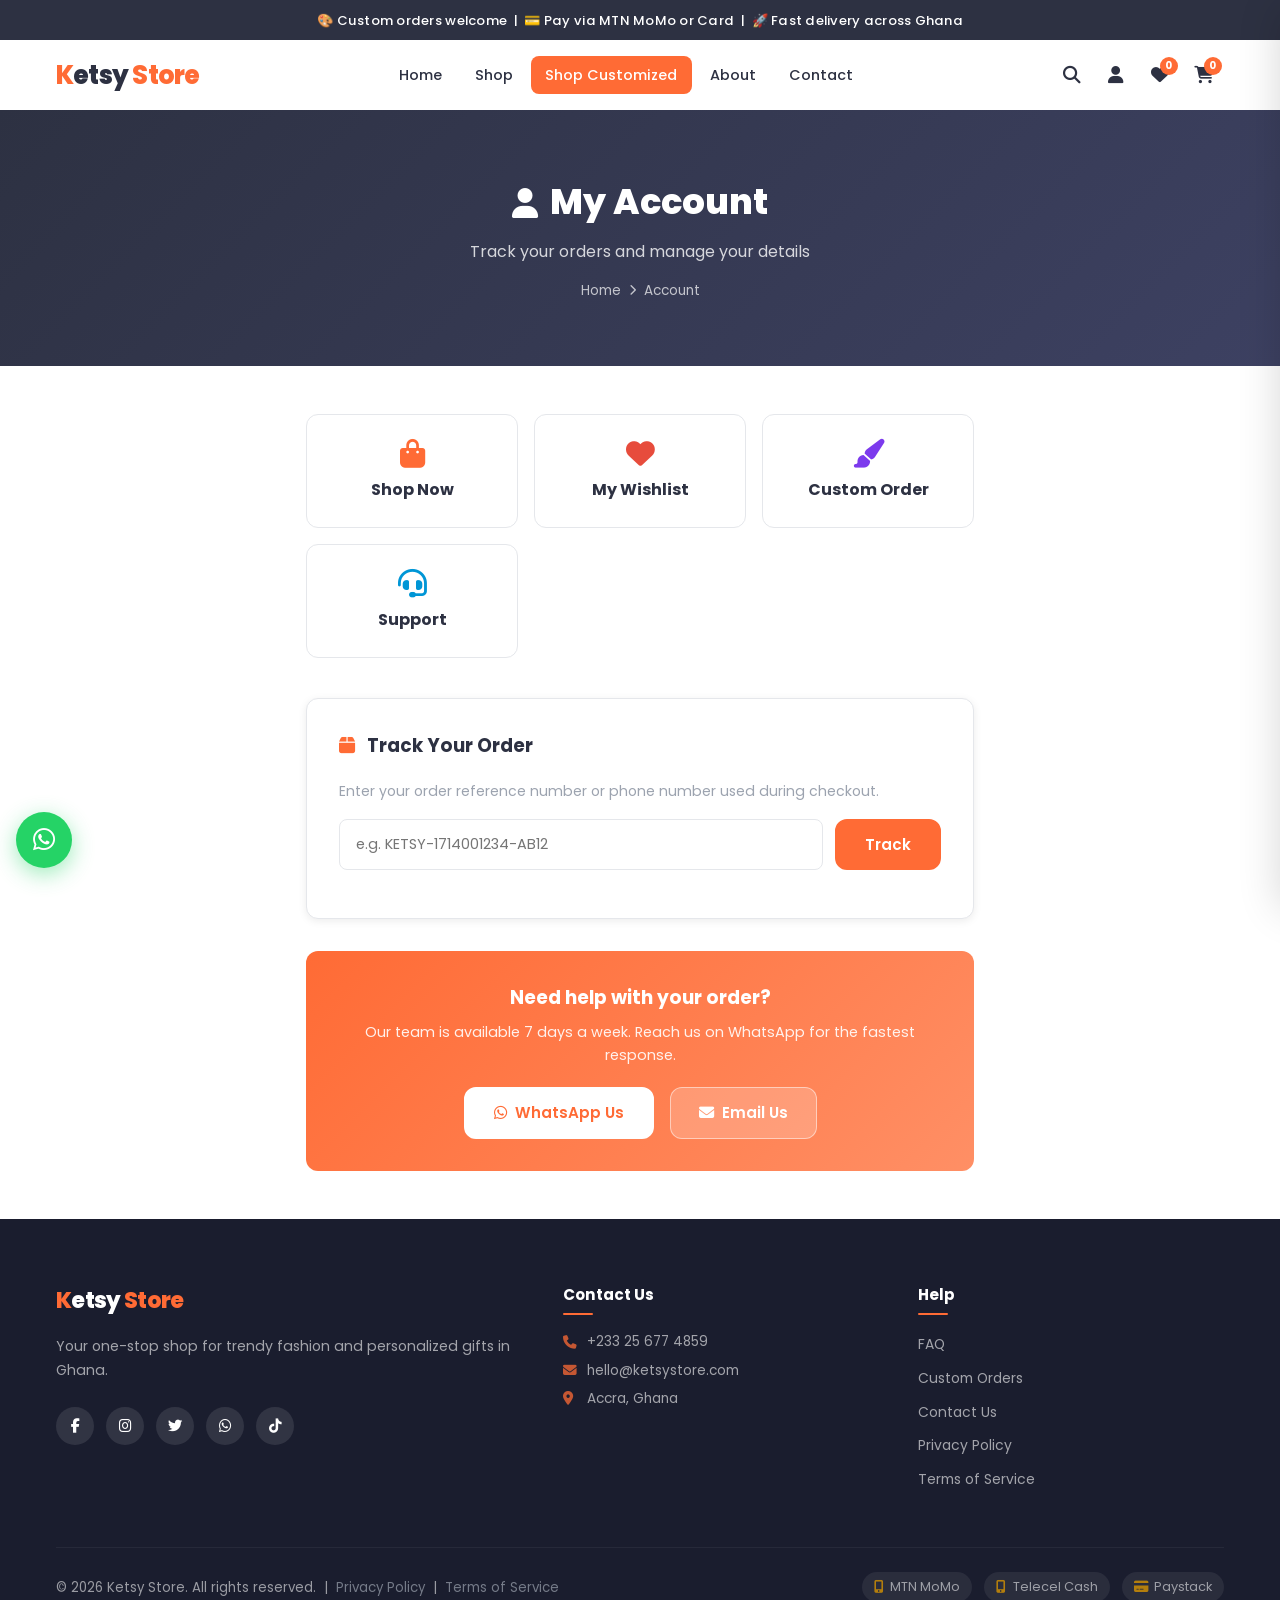
<file: account.html>
<!DOCTYPE html>
<html lang="en">
<head>
  <meta charset="UTF-8"/>
  <meta name="viewport" content="width=device-width, initial-scale=1.0"/>
  <title>My Account – Ketsy Store</title>
  <meta name="description" content="Manage your Ketsy Store account — track orders, update details, view wishlist."/>
  <link rel="icon" type="image/png" href="images/tshirts/tshirt-1.jpg"/>
  <link rel="stylesheet" href="css/style.css"/>
  <link rel="stylesheet" href="https://cdnjs.cloudflare.com/ajax/libs/font-awesome/6.5.0/css/all.min.css"/>
  <link href="https://fonts.googleapis.com/css2?family=Poppins:wght@300;400;500;600;700;800&display=swap" rel="stylesheet"/>
</head>
<body>

<div class="announcement-bar">🎨 Custom orders welcome &nbsp;|&nbsp; 💳 Pay via MTN MoMo or Card &nbsp;|&nbsp; 🚀 Fast delivery across Ghana</div>

<header class="header" id="header">
  <div class="container">
    <a href="index.html" class="logo"><span class="logo-k">K</span>etsy <span class="logo-store">Store</span></a>
    <nav class="nav" id="nav">
      <ul class="nav-list">
        <li><a href="index.html" class="nav-link">Home</a></li>
        <li class="dropdown">
          <a href="shop.html" class="nav-link">Shop</a><button class="dropdown-toggle" aria-label="Toggle menu" aria-expanded="false"><i class="fas fa-chevron-down"></i></button>
          <ul class="dropdown-menu">
            <li><a href="shop.html?cat=tshirts">T-Shirts</a></li>
            <li><a href="shop.html?cat=joggers">Joggers</a></li>
            <li><a href="shop.html?cat=hoodies">Hoodies</a></li>
            <li><a href="shop.html?cat=fullset">Men Full Set</a></li>
          </ul>
        </li>
        <li class="dropdown">
          <a href="custom-order.html" class="nav-link">Shop Customized</a><button class="dropdown-toggle" aria-label="Toggle menu" aria-expanded="false"><i class="fas fa-chevron-down"></i></button>
          <ul class="dropdown-menu">
            <li><a href="custom-order.html?type=tshirt">🎨 Customized T-Shirt</a></li>
            <li><a href="custom-order.html?type=croptop">🎨 Customized Crop Top</a></li>
            <li><a href="custom-order.html?type=cap">🎨 Customized Cap</a></li>
            <li><a href="custom-order.html?type=cup">🎨 Customized Cup</a></li>
            <li><a href="custom-order.html?type=frame">🎨 Customized Frame</a></li>
          </ul>
        </li>
        <li><a href="about.html" class="nav-link">About</a></li>
        <li><a href="contact.html" class="nav-link">Contact</a></li>
      </ul>
    </nav>
    <div class="header-actions">
      <a href="search.html" class="icon-btn" title="Search"><i class="fas fa-search"></i></a>
      <a href="account.html" class="icon-btn active" title="Account"><i class="fas fa-user"></i></a>
      <a href="wishlist.html" class="icon-btn" title="Wishlist"><i class="fas fa-heart"></i><span class="badge" id="wishlist-count">0</span></a>
      <button class="icon-btn cart-btn" id="cart-toggle" title="Cart">
        <i class="fas fa-shopping-cart"></i><span class="badge" id="cart-count">0</span>
      </button>
      <button class="hamburger" id="hamburger" aria-label="Toggle menu"><span></span><span></span><span></span></button>
    </div>
  </div>
</header>

<div class="cart-overlay" id="cart-overlay"></div>
<aside class="cart-sidebar" id="cart-sidebar">
  <div class="cart-header"><h3><i class="fas fa-shopping-cart"></i> Your Cart</h3><button id="cart-close" class="cart-close"><i class="fas fa-times"></i></button></div>
  <div class="cart-items" id="cart-items"><div class="cart-empty"><i class="fas fa-shopping-bag"></i><p>Your cart is empty</p></div></div>
  <div class="cart-footer" id="cart-footer" style="display:none">
    <div class="cart-total"><span>Subtotal:</span><span id="cart-total">GHS 0.00</span></div>
    <a href="checkout.html" class="btn btn-primary btn-block">Proceed to Checkout</a>
  </div>
</aside>

<!-- Page Hero -->
<section class="page-hero">
  <div class="container">
    <h1><i class="fas fa-user" style="font-size:.85em;margin-right:.3rem"></i> My Account</h1>
    <p>Track your orders and manage your details</p>
    <nav class="breadcrumb">
      <a href="index.html">Home</a><i class="fas fa-chevron-right"></i><span>Account</span>
    </nav>
  </div>
</section>

<div class="container" style="padding:3rem 1rem;max-width:700px">

  <!-- Quick Links -->
  <div style="display:grid;grid-template-columns:repeat(auto-fit,minmax(160px,1fr));gap:1rem;margin-bottom:2.5rem">
    <a href="shop.html" style="display:flex;flex-direction:column;align-items:center;gap:.6rem;padding:1.5rem 1rem;background:#fff;border:1px solid var(--border);border-radius:var(--border-radius);text-decoration:none;color:var(--text-dark);transition:box-shadow .2s" onmouseover="this.style.boxShadow='var(--shadow-md)'" onmouseout="this.style.boxShadow='none'">
      <i class="fas fa-shopping-bag" style="font-size:1.8rem;color:var(--primary)"></i>
      <strong>Shop Now</strong>
    </a>
    <a href="wishlist.html" style="display:flex;flex-direction:column;align-items:center;gap:.6rem;padding:1.5rem 1rem;background:#fff;border:1px solid var(--border);border-radius:var(--border-radius);text-decoration:none;color:var(--text-dark);transition:box-shadow .2s" onmouseover="this.style.boxShadow='var(--shadow-md)'" onmouseout="this.style.boxShadow='none'">
      <i class="fas fa-heart" style="font-size:1.8rem;color:#e74c3c"></i>
      <strong>My Wishlist</strong>
    </a>
    <a href="custom-order.html" style="display:flex;flex-direction:column;align-items:center;gap:.6rem;padding:1.5rem 1rem;background:#fff;border:1px solid var(--border);border-radius:var(--border-radius);text-decoration:none;color:var(--text-dark);transition:box-shadow .2s" onmouseover="this.style.boxShadow='var(--shadow-md)'" onmouseout="this.style.boxShadow='none'">
      <i class="fas fa-paint-brush" style="font-size:1.8rem;color:#7C3AED"></i>
      <strong>Custom Order</strong>
    </a>
    <a href="contact.html" style="display:flex;flex-direction:column;align-items:center;gap:.6rem;padding:1.5rem 1rem;background:#fff;border:1px solid var(--border);border-radius:var(--border-radius);text-decoration:none;color:var(--text-dark);transition:box-shadow .2s" onmouseover="this.style.boxShadow='var(--shadow-md)'" onmouseout="this.style.boxShadow='none'">
      <i class="fas fa-headset" style="font-size:1.8rem;color:#0096D6"></i>
      <strong>Support</strong>
    </a>
  </div>

  <!-- Order Tracking -->
  <div style="background:#fff;border-radius:var(--border-radius);padding:2rem;box-shadow:var(--shadow-sm);border:1px solid var(--border);margin-bottom:2rem">
    <h2 style="font-size:1.15rem;margin-bottom:1.25rem"><i class="fas fa-box" style="color:var(--primary);margin-right:.5rem"></i> Track Your Order</h2>
    <p style="font-size:.88rem;color:var(--text-muted);margin-bottom:1rem">Enter your order reference number or phone number used during checkout.</p>
    <div style="display:flex;gap:.75rem;flex-wrap:wrap">
      <input type="text" id="order-ref" placeholder="e.g. KETSY-1714001234-AB12" style="flex:1;min-width:200px;padding:.75rem 1rem;border:1.5px solid var(--border);border-radius:var(--border-radius-sm);font-family:inherit;font-size:.9rem;outline:none"/>
      <button onclick="trackOrder()" class="btn btn-primary">Track</button>
    </div>
    <div id="track-result" style="margin-top:1rem"></div>
  </div>

  <!-- Contact for help -->
  <div style="background:linear-gradient(135deg,var(--primary),#FF8F65);border-radius:var(--border-radius);padding:2rem;color:#fff;text-align:center">
    <h3 style="margin-bottom:.5rem">Need help with your order?</h3>
    <p style="opacity:.9;font-size:.9rem;margin-bottom:1.25rem">Our team is available 7 days a week. Reach us on WhatsApp for the fastest response.</p>
    <div style="display:flex;gap:1rem;justify-content:center;flex-wrap:wrap">
      <a href="https://wa.me/233256774859?text=Hi%20Ketsy%20Store%2C%20I%20need%20help%20with%20my%20order." target="_blank" rel="noopener" class="btn btn-white">
        <i class="fab fa-whatsapp"></i> WhatsApp Us
      </a>
      <a href="contact.html" class="btn" style="background:rgba(255,255,255,.2);color:#fff;border:1.5px solid rgba(255,255,255,.5)">
        <i class="fas fa-envelope"></i> Email Us
      </a>
    </div>
  </div>

</div>

<footer class="footer">
  <div class="container">
    <div class="footer-grid">
      <div class="footer-brand">
        <a href="index.html" class="logo footer-logo"><span class="logo-k">K</span>etsy <span class="logo-store">Store</span></a>
        <p>Your one-stop shop for trendy fashion and personalized gifts in Ghana.</p>
        <div class="social-links">
          <a href="#" class="social-link" aria-label="Facebook"><i class="fab fa-facebook-f"></i></a>
          <a href="#" class="social-link" aria-label="Instagram"><i class="fab fa-instagram"></i></a>
          <a href="#" class="social-link" aria-label="Twitter"><i class="fab fa-twitter"></i></a>
          <a href="#" class="social-link" aria-label="WhatsApp"><i class="fab fa-whatsapp"></i></a>
          <a href="#" class="social-link" aria-label="TikTok"><i class="fab fa-tiktok"></i></a>
        </div>
      </div>
      <div class="footer-col">
        <h4>Contact Us</h4>
        <p><i class="fas fa-phone"></i> +233 25 677 4859</p>
        <p><i class="fas fa-envelope"></i> hello@ketsystore.com</p>
        <p><i class="fas fa-map-marker-alt"></i> Accra, Ghana</p>
      </div>
      <div class="footer-col">
        <h4>Help</h4>
        <ul>
          <li><a href="faq.html">FAQ</a></li>
          <li><a href="custom-order.html">Custom Orders</a></li>
          <li><a href="contact.html">Contact Us</a></li>
          <li><a href="privacy-policy.html">Privacy Policy</a></li>
          <li><a href="terms.html">Terms of Service</a></li>
        </ul>
      </div>
    </div>
    <div class="footer-bottom">
      <p>&copy; 2026 Ketsy Store. All rights reserved. &nbsp;|&nbsp; <a href="privacy-policy.html" style="color:var(--text-muted)">Privacy Policy</a> &nbsp;|&nbsp; <a href="terms.html" style="color:var(--text-muted)">Terms of Service</a></p>
      <div class="payment-badges">
        <span class="payment-badge"><i class="fas fa-mobile-alt"></i> MTN MoMo</span>
        <span class="payment-badge"><i class="fas fa-mobile-alt"></i> Telecel Cash</span>
        <span class="payment-badge"><i class="fas fa-credit-card"></i> Paystack</span>
      </div>
    </div>
  </div>
</footer>

<a href="https://wa.me/233256774859?text=Hi%20Ketsy%20Store%2C%20I%27d%20like%20to%20order%20something." class="whatsapp-float" target="_blank" rel="noopener" aria-label="Chat on WhatsApp"><i class="fab fa-whatsapp"></i><span class="wa-label">Chat with us</span></a>
<button class="back-to-top" id="back-to-top" aria-label="Back to top"><i class="fas fa-chevron-up"></i></button>

<script src="js/products.js"></script>
<script src="js/cart.js"></script>
<script src="js/main.js"></script>
<script>
function trackOrder() {
  const ref = document.getElementById('order-ref')?.value?.trim();
  const result = document.getElementById('track-result');
  if (!ref) { result.innerHTML = '<p style="color:var(--primary);font-size:.88rem">Please enter your order reference number.</p>'; return; }
  result.innerHTML = `<div style="background:var(--bg-light);border-radius:8px;padding:1rem;font-size:.88rem;color:var(--text-light)">
    <i class="fas fa-info-circle" style="color:var(--primary)"></i>
    Order tracking is handled via WhatsApp. Please contact us with reference <strong>${ref}</strong> for a live update.
    <br/><br/>
    <a href="https://wa.me/233256774859?text=Hi%2C%20I%27d%20like%20to%20track%20order%20${encodeURIComponent(ref)}" target="_blank" class="btn btn-primary btn-sm">
      <i class="fab fa-whatsapp"></i> Track via WhatsApp
    </a>
  </div>`;
}
</script>
</body>
</html>
</file>
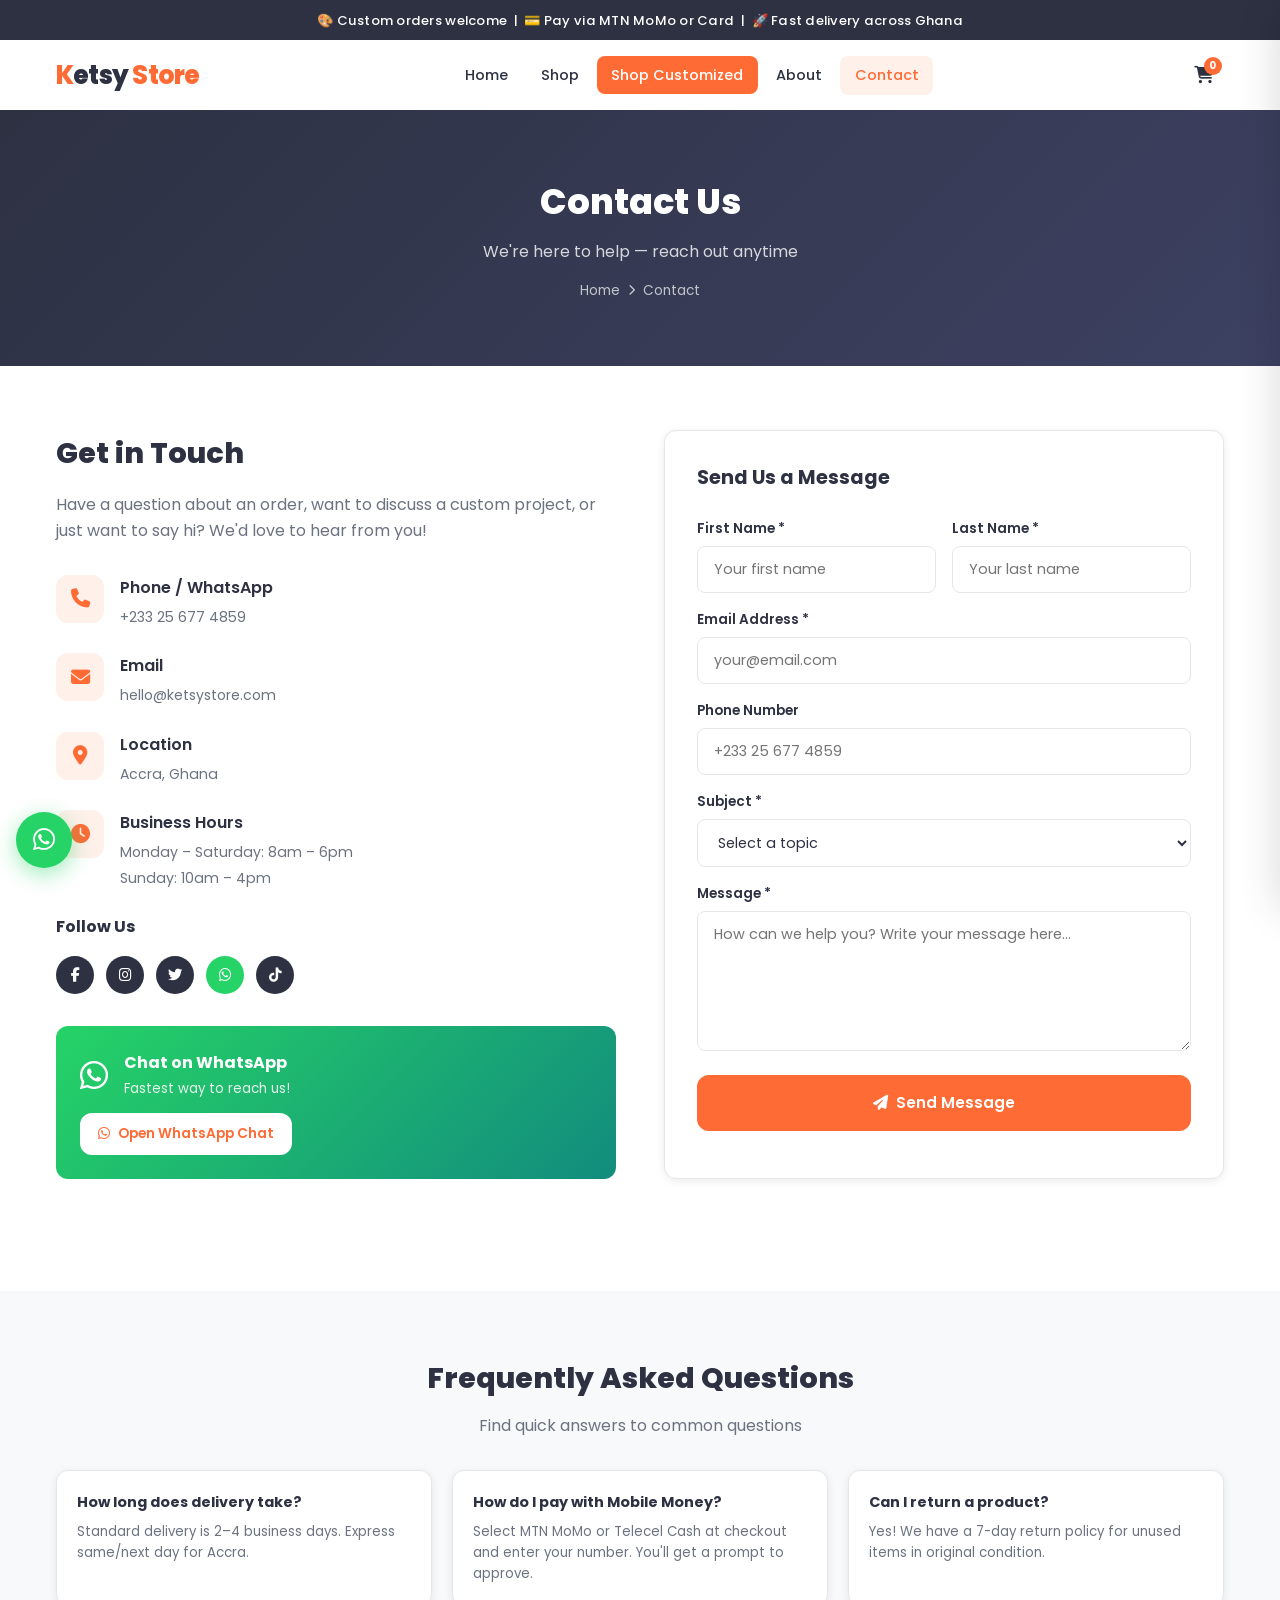
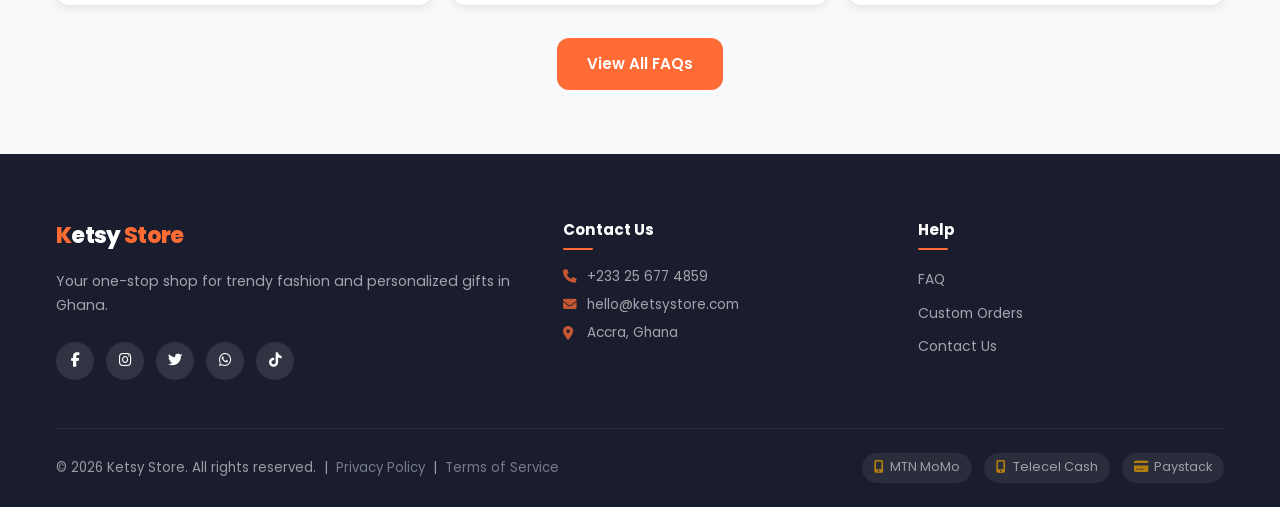
<file: contact.html>
<!DOCTYPE html>
<html lang="en">
<head>
  <meta charset="UTF-8"/>
  <meta name="viewport" content="width=device-width, initial-scale=1.0"/>
  <title>Contact Us – Ketsy Store</title>
  <link rel="stylesheet" href="css/style.css"/>
  <link rel="stylesheet" href="https://cdnjs.cloudflare.com/ajax/libs/font-awesome/6.5.0/css/all.min.css"/>
  <link href="https://fonts.googleapis.com/css2?family=Poppins:wght@300;400;500;600;700;800&display=swap" rel="stylesheet"/>
</head>
<body>

<div class="announcement-bar">🎨 Custom orders welcome &nbsp;|&nbsp; 💳 Pay via MTN MoMo or Card &nbsp;|&nbsp; 🚀 Fast delivery across Ghana</div>

<header class="header" id="header">
  <div class="container">
    <a href="index.html" class="logo"><span class="logo-k">K</span>etsy <span class="logo-store">Store</span></a>
    <nav class="nav" id="nav">
      <ul class="nav-list">
        <li><a href="index.html" class="nav-link">Home</a></li>
        <li class="dropdown">
          <a href="shop.html" class="nav-link">Shop</a><button class="dropdown-toggle" aria-label="Toggle menu" aria-expanded="false"><i class="fas fa-chevron-down"></i></button>
          <ul class="dropdown-menu">
            <li><a href="shop.html?cat=tshirts">T-Shirts</a></li>
            <li><a href="shop.html?cat=joggers">Joggers</a></li>
            <li><a href="shop.html?cat=hoodies">Hoodies</a></li>
            <li><a href="shop.html?cat=fullset">Men Full Set</a></li>
          </ul>
        </li>
        <li class="dropdown">
          <a href="custom-order.html" class="nav-link">Shop Customized</a><button class="dropdown-toggle" aria-label="Toggle menu" aria-expanded="false"><i class="fas fa-chevron-down"></i></button>
          <ul class="dropdown-menu">
            <li><a href="custom-order.html?type=tshirt">🎨 Customized T-Shirt</a></li>
            <li><a href="custom-order.html?type=croptop">🎨 Customized Crop Top</a></li>
            <li><a href="custom-order.html?type=cap">🎨 Customized Cap</a></li>
            <li><a href="custom-order.html?type=cup">🎨 Customized Cup</a></li>
            <li><a href="custom-order.html?type=frame">🎨 Customized Frame</a></li>
          </ul>
        </li>
        <li><a href="about.html" class="nav-link">About</a></li>
        <li><a href="contact.html" class="nav-link active">Contact</a></li>
      </ul>
    </nav>
    <div class="header-actions">
      <button class="icon-btn" id="cart-toggle"><i class="fas fa-shopping-cart"></i><span class="badge" id="cart-count">0</span></button>
      <button class="hamburger" id="hamburger"><span></span><span></span><span></span></button>
    </div>
  </div>
</header>

<div class="cart-overlay" id="cart-overlay"></div>
<aside class="cart-sidebar" id="cart-sidebar">
  <div class="cart-header"><h3><i class="fas fa-shopping-cart"></i> Your Cart</h3><button id="cart-close" class="cart-close"><i class="fas fa-times"></i></button></div>
  <div class="cart-items" id="cart-items"><div class="cart-empty"><i class="fas fa-shopping-bag"></i><p>Your cart is empty</p></div></div>
  <div class="cart-footer" id="cart-footer" style="display:none">
    <div class="cart-total"><span>Subtotal:</span><span id="cart-total">GHS 0.00</span></div>
    <a href="checkout.html" class="btn btn-primary btn-block">Proceed to Checkout</a>
  </div>
</aside>

<!-- Page Hero -->
<section class="page-hero">
  <div class="container">
    <h1>Contact Us</h1>
    <p>We're here to help — reach out anytime</p>
    <nav class="breadcrumb">
      <a href="index.html">Home</a><i class="fas fa-chevron-right"></i><span>Contact</span>
    </nav>
  </div>
</section>

<!-- Contact Content -->
<div class="container">
  <div class="contact-grid">
    <!-- Info -->
    <div class="contact-info">
      <h2>Get in Touch</h2>
      <p>Have a question about an order, want to discuss a custom project, or just want to say hi? We'd love to hear from you!</p>

      <div class="contact-item">
        <div class="contact-icon"><i class="fas fa-phone"></i></div>
        <div>
          <strong>Phone / WhatsApp</strong>
          <span>+233 25 677 4859</span>
        </div>
      </div>
      <div class="contact-item">
        <div class="contact-icon"><i class="fas fa-envelope"></i></div>
        <div>
          <strong>Email</strong>
          <span>hello@ketsystore.com</span>
        </div>
      </div>
      <div class="contact-item">
        <div class="contact-icon"><i class="fas fa-map-marker-alt"></i></div>
        <div>
          <strong>Location</strong>
          <span>Accra, Ghana</span>
        </div>
      </div>
      <div class="contact-item">
        <div class="contact-icon"><i class="fas fa-clock"></i></div>
        <div>
          <strong>Business Hours</strong>
          <span>Monday – Saturday: 8am – 6pm<br/>Sunday: 10am – 4pm</span>
        </div>
      </div>

      <div style="margin-top:1.5rem">
        <h4 style="font-weight:700;margin-bottom:1rem">Follow Us</h4>
        <div class="social-links">
          <a href="#" class="social-link" style="background:var(--secondary);color:#fff"><i class="fab fa-facebook-f"></i></a>
          <a href="#" class="social-link" style="background:var(--secondary);color:#fff"><i class="fab fa-instagram"></i></a>
          <a href="#" class="social-link" style="background:var(--secondary);color:#fff"><i class="fab fa-twitter"></i></a>
          <a href="#" class="social-link" style="background:#25D366;color:#fff"><i class="fab fa-whatsapp"></i></a>
          <a href="#" class="social-link" style="background:var(--secondary);color:#fff"><i class="fab fa-tiktok"></i></a>
        </div>
      </div>

      <!-- WhatsApp CTA -->
      <div style="margin-top:2rem;background:linear-gradient(135deg,#25D366,#128C7E);border-radius:var(--border-radius);padding:1.5rem;color:#fff">
        <div style="display:flex;align-items:center;gap:1rem;margin-bottom:.75rem">
          <i class="fab fa-whatsapp" style="font-size:2rem"></i>
          <div>
            <strong style="display:block;font-size:1rem">Chat on WhatsApp</strong>
            <span style="font-size:.83rem;opacity:.9">Fastest way to reach us!</span>
          </div>
        </div>
        <a href="https://wa.me/233256774859?text=Hi%20Ketsy%20Store!%20I%20have%20a%20question." class="btn btn-white btn-sm">
          <i class="fab fa-whatsapp"></i> Open WhatsApp Chat
        </a>
      </div>
    </div>

    <!-- Contact Form -->
    <div class="contact-form-card">
      <h3>Send Us a Message</h3>
      <form id="contact-form" novalidate>
        <div class="form-grid-2">
          <div class="form-group">
            <label>First Name *</label>
            <input type="text" placeholder="Your first name" required/>
          </div>
          <div class="form-group">
            <label>Last Name *</label>
            <input type="text" placeholder="Your last name" required/>
          </div>
        </div>
        <div class="form-group">
          <label>Email Address *</label>
          <input type="email" placeholder="your@email.com" required/>
        </div>
        <div class="form-group">
          <label>Phone Number</label>
          <input type="tel" placeholder="+233 25 677 4859"/>
        </div>
        <div class="form-group">
          <label>Subject *</label>
          <select required>
            <option value="">Select a topic</option>
            <option>Order Inquiry</option>
            <option>Custom Order</option>
            <option>Shipping & Delivery</option>
            <option>Returns & Refunds</option>
            <option>Product Information</option>
            <option>Wholesale / Bulk Order</option>
            <option>Other</option>
          </select>
        </div>
        <div class="form-group">
          <label>Message *</label>
          <textarea placeholder="How can we help you? Write your message here..." required style="min-height:140px"></textarea>
        </div>
        <button type="submit" class="btn btn-primary btn-block" style="padding:.9rem">
          <i class="fas fa-paper-plane"></i> Send Message
        </button>
      </form>
    </div>
  </div>
</div>

<!-- FAQ Teaser -->
<section style="background:var(--bg-light);padding:4rem 0;margin-top:3rem;text-align:center">
  <div class="container">
    <h2 style="font-size:1.8rem;font-weight:800;margin-bottom:.75rem">Frequently Asked Questions</h2>
    <p style="color:var(--text-light);margin-bottom:2rem">Find quick answers to common questions</p>
    <div style="display:grid;grid-template-columns:repeat(3,1fr);gap:1.25rem;text-align:left;margin-bottom:2rem">
      <div style="background:#fff;border-radius:var(--border-radius);padding:1.25rem;box-shadow:var(--shadow-sm);border:1px solid var(--border)">
        <strong style="font-size:.9rem;display:block;margin-bottom:.4rem">How long does delivery take?</strong>
        <p style="font-size:.83rem;color:var(--text-light)">Standard delivery is 2–4 business days. Express same/next day for Accra.</p>
      </div>
      <div style="background:#fff;border-radius:var(--border-radius);padding:1.25rem;box-shadow:var(--shadow-sm);border:1px solid var(--border)">
        <strong style="font-size:.9rem;display:block;margin-bottom:.4rem">How do I pay with Mobile Money?</strong>
        <p style="font-size:.83rem;color:var(--text-light)">Select MTN MoMo or Telecel Cash at checkout and enter your number. You'll get a prompt to approve.</p>
      </div>
      <div style="background:#fff;border-radius:var(--border-radius);padding:1.25rem;box-shadow:var(--shadow-sm);border:1px solid var(--border)">
        <strong style="font-size:.9rem;display:block;margin-bottom:.4rem">Can I return a product?</strong>
        <p style="font-size:.83rem;color:var(--text-light)">Yes! We have a 7-day return policy for unused items in original condition.</p>
      </div>
    </div>
    <a href="faq.html" class="btn btn-primary">View All FAQs</a>
  </div>
</section>

<footer class="footer">
  <div class="container">
    <div class="footer-grid">
      <div class="footer-brand">
        <a href="index.html" class="logo footer-logo"><span class="logo-k">K</span>etsy <span class="logo-store">Store</span></a>
        <p>Your one-stop shop for trendy fashion and personalized gifts in Ghana.</p>
        <div class="social-links">
          <a href="#" class="social-link" aria-label="Facebook"><i class="fab fa-facebook-f"></i></a>
          <a href="#" class="social-link" aria-label="Instagram"><i class="fab fa-instagram"></i></a>
          <a href="#" class="social-link" aria-label="Twitter"><i class="fab fa-twitter"></i></a>
          <a href="#" class="social-link" aria-label="WhatsApp"><i class="fab fa-whatsapp"></i></a>
          <a href="#" class="social-link" aria-label="TikTok"><i class="fab fa-tiktok"></i></a>
        </div>
      </div>
      <div class="footer-col">
        <h4>Contact Us</h4>
        <p><i class="fas fa-phone"></i> +233 25 677 4859</p>
        <p><i class="fas fa-envelope"></i> hello@ketsystore.com</p>
        <p><i class="fas fa-map-marker-alt"></i> Accra, Ghana</p>
      </div>
      <div class="footer-col">
        <h4>Help</h4>
        <ul>
          <li><a href="faq.html">FAQ</a></li>
          <li><a href="custom-order.html">Custom Orders</a></li>
          <li><a href="contact.html">Contact Us</a></li>
        </ul>
      </div>
    </div>
    <div class="footer-bottom">
      <p>&copy; 2026 Ketsy Store. All rights reserved. &nbsp;|&nbsp; <a href="privacy-policy.html" style="color:var(--text-muted)">Privacy Policy</a> &nbsp;|&nbsp; <a href="terms.html" style="color:var(--text-muted)">Terms of Service</a></p>
      <div class="payment-badges">
        <span class="payment-badge"><i class="fas fa-mobile-alt"></i> MTN MoMo</span>
        <span class="payment-badge"><i class="fas fa-mobile-alt"></i> Telecel Cash</span>
        <span class="payment-badge"><i class="fas fa-credit-card"></i> Paystack</span>
      </div>
    </div>
  </div>
</footer>

<a href="https://wa.me/233256774859?text=Hi%20Ketsy%20Store%2C%20I%27d%20like%20help%20with%20an%20order." class="whatsapp-float" target="_blank" rel="noopener" aria-label="Chat on WhatsApp"><i class="fab fa-whatsapp"></i><span class="wa-label">Chat with us</span></a>
<button class="back-to-top" id="back-to-top"><i class="fas fa-chevron-up"></i></button>

<script src="js/products.js"></script>
<script src="js/cart.js"></script>
<script src="js/main.js"></script>
</body>
</html>
</file>
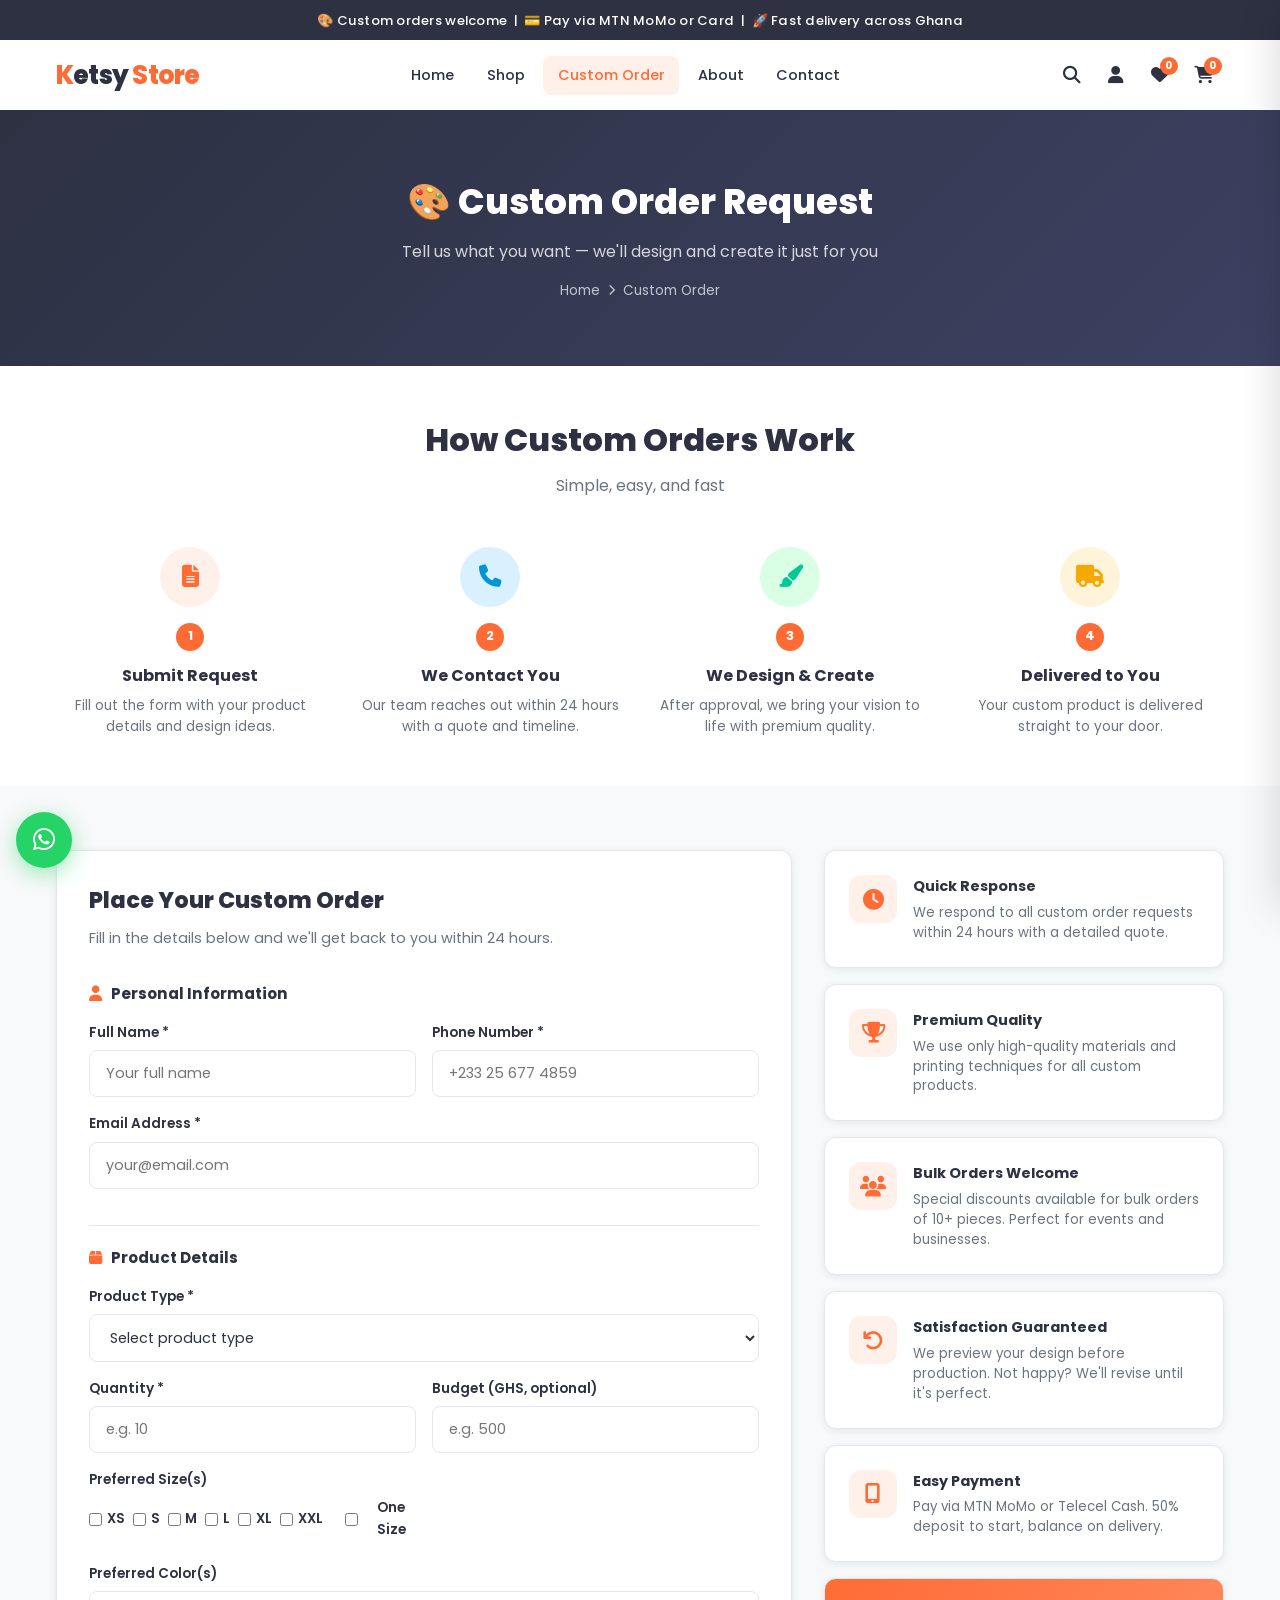
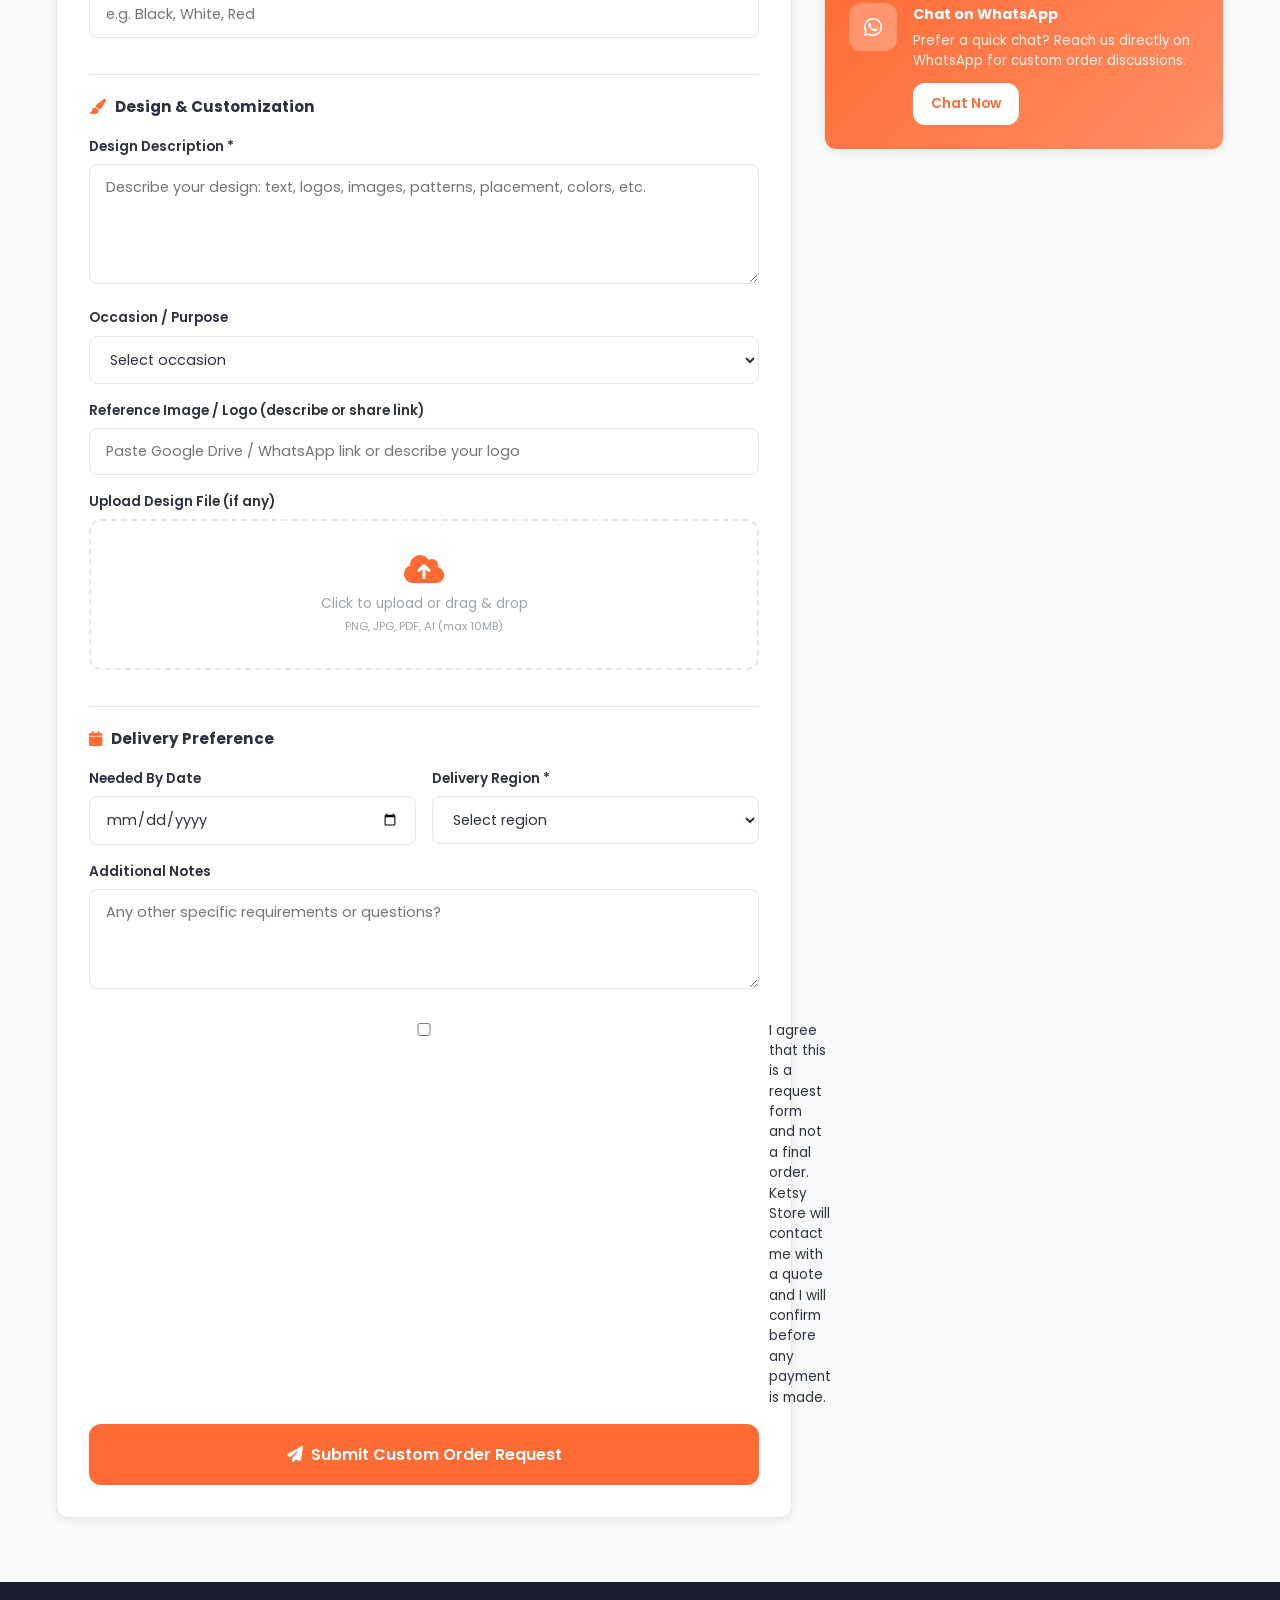
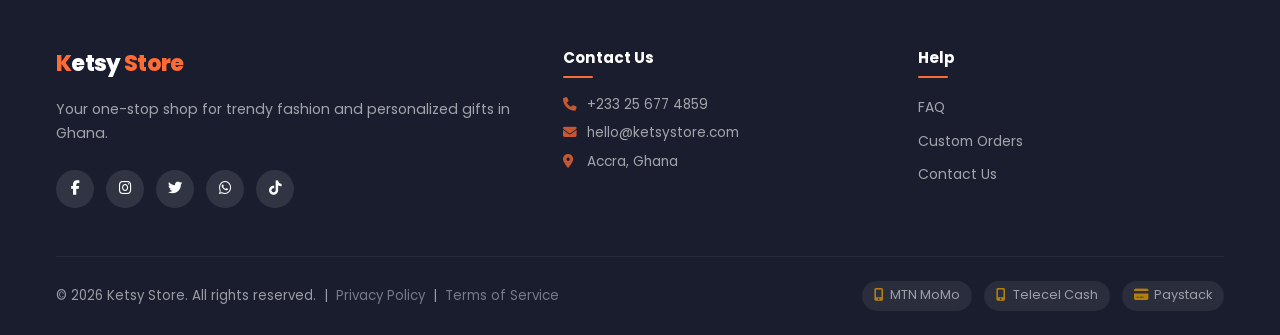
<file: custom-order.html>
<!DOCTYPE html>
<html lang="en">
<head>
  <meta charset="UTF-8"/>
  <meta name="viewport" content="width=device-width, initial-scale=1.0"/>
  <title>Custom Order – Ketsy Store</title>
  <meta name="description" content="Request a custom product from Ketsy Store. We'll design and create it just for you."/>
  <link rel="stylesheet" href="css/style.css"/>
  <link rel="stylesheet" href="https://cdnjs.cloudflare.com/ajax/libs/font-awesome/6.5.0/css/all.min.css"/>
  <link href="https://fonts.googleapis.com/css2?family=Poppins:wght@300;400;500;600;700;800&display=swap" rel="stylesheet"/>
</head>
<body>

<div class="announcement-bar">🎨 Custom orders welcome &nbsp;|&nbsp; 💳 Pay via MTN MoMo or Card &nbsp;|&nbsp; 🚀 Fast delivery across Ghana</div>

<header class="header" id="header">
  <div class="container">
    <a href="index.html" class="logo"><span class="logo-k">K</span>etsy <span class="logo-store">Store</span></a>
    <nav class="nav" id="nav">
      <ul class="nav-list">
        <li><a href="index.html" class="nav-link">Home</a></li>
        <li class="dropdown">
          <a href="shop.html" class="nav-link">Shop</a><button class="dropdown-toggle" aria-label="Toggle menu" aria-expanded="false"><i class="fas fa-chevron-down"></i></button>
          <ul class="dropdown-menu">
            <li><a href="shop.html?cat=tshirts">T-Shirts</a></li>
            <li><a href="shop.html?cat=joggers">Joggers</a></li>
            <li><a href="shop.html?cat=hoodies">Hoodies</a></li>
            <li><a href="shop.html?cat=fullset">Men Full Set</a></li>
          </ul>
        </li>
        <li><a href="custom-order.html" class="nav-link active">Custom Order</a></li>
        <li><a href="about.html" class="nav-link">About</a></li>
        <li><a href="contact.html" class="nav-link">Contact</a></li>
      </ul>
    </nav>
    <div class="header-actions">
      <a href="search.html" class="icon-btn"><i class="fas fa-search"></i></a>
      <a href="account.html" class="icon-btn"><i class="fas fa-user"></i></a>
      <a href="wishlist.html" class="icon-btn"><i class="fas fa-heart"></i><span class="badge" id="wishlist-count">0</span></a>
      <button class="icon-btn" id="cart-toggle"><i class="fas fa-shopping-cart"></i><span class="badge" id="cart-count">0</span></button>
      <button class="hamburger" id="hamburger"><span></span><span></span><span></span></button>
    </div>
  </div>
</header>

<div class="cart-overlay" id="cart-overlay"></div>
<aside class="cart-sidebar" id="cart-sidebar">
  <div class="cart-header"><h3><i class="fas fa-shopping-cart"></i> Your Cart</h3><button id="cart-close" class="cart-close"><i class="fas fa-times"></i></button></div>
  <div class="cart-items" id="cart-items"><div class="cart-empty"><i class="fas fa-shopping-bag"></i><p>Your cart is empty</p></div></div>
  <div class="cart-footer" id="cart-footer" style="display:none">
    <div class="cart-total"><span>Subtotal:</span><span id="cart-total">GHS 0.00</span></div>
    <a href="checkout.html" class="btn btn-primary btn-block">Proceed to Checkout</a>
  </div>
</aside>

<!-- Page Hero -->
<section class="page-hero">
  <div class="container">
    <h1>🎨 Custom Order Request</h1>
    <p>Tell us what you want — we'll design and create it just for you</p>
    <nav class="breadcrumb">
      <a href="index.html">Home</a><i class="fas fa-chevron-right"></i><span>Custom Order</span>
    </nav>
  </div>
</section>

<!-- How it works -->
<section style="padding:3rem 0;background:#fff">
  <div class="container">
    <div class="section-header">
      <h2>How Custom Orders Work</h2>
      <p>Simple, easy, and fast</p>
    </div>
    <div style="display:grid;grid-template-columns:repeat(4,1fr);gap:2rem;text-align:center">
      <div>
        <div style="width:60px;height:60px;background:#FFF0EA;border-radius:50%;display:flex;align-items:center;justify-content:center;margin:0 auto 1rem;font-size:1.4rem;color:var(--primary)"><i class="fas fa-file-alt"></i></div>
        <div style="width:28px;height:28px;background:var(--primary);color:#fff;border-radius:50%;display:flex;align-items:center;justify-content:center;font-size:.8rem;font-weight:700;margin:0 auto .75rem">1</div>
        <h4 style="font-weight:700;margin-bottom:.4rem">Submit Request</h4>
        <p style="font-size:.85rem;color:var(--text-light)">Fill out the form with your product details and design ideas.</p>
      </div>
      <div>
        <div style="width:60px;height:60px;background:#D9F0FF;border-radius:50%;display:flex;align-items:center;justify-content:center;margin:0 auto 1rem;font-size:1.4rem;color:#0096D6"><i class="fas fa-phone"></i></div>
        <div style="width:28px;height:28px;background:var(--primary);color:#fff;border-radius:50%;display:flex;align-items:center;justify-content:center;font-size:.8rem;font-weight:700;margin:0 auto .75rem">2</div>
        <h4 style="font-weight:700;margin-bottom:.4rem">We Contact You</h4>
        <p style="font-size:.85rem;color:var(--text-light)">Our team reaches out within 24 hours with a quote and timeline.</p>
      </div>
      <div>
        <div style="width:60px;height:60px;background:#D9FFE5;border-radius:50%;display:flex;align-items:center;justify-content:center;margin:0 auto 1rem;font-size:1.4rem;color:var(--success)"><i class="fas fa-paint-brush"></i></div>
        <div style="width:28px;height:28px;background:var(--primary);color:#fff;border-radius:50%;display:flex;align-items:center;justify-content:center;font-size:.8rem;font-weight:700;margin:0 auto .75rem">3</div>
        <h4 style="font-weight:700;margin-bottom:.4rem">We Design & Create</h4>
        <p style="font-size:.85rem;color:var(--text-light)">After approval, we bring your vision to life with premium quality.</p>
      </div>
      <div>
        <div style="width:60px;height:60px;background:#FFF3D9;border-radius:50%;display:flex;align-items:center;justify-content:center;margin:0 auto 1rem;font-size:1.4rem;color:var(--warning)"><i class="fas fa-truck"></i></div>
        <div style="width:28px;height:28px;background:var(--primary);color:#fff;border-radius:50%;display:flex;align-items:center;justify-content:center;font-size:.8rem;font-weight:700;margin:0 auto .75rem">4</div>
        <h4 style="font-weight:700;margin-bottom:.4rem">Delivered to You</h4>
        <p style="font-size:.85rem;color:var(--text-light)">Your custom product is delivered straight to your door.</p>
      </div>
    </div>
  </div>
</section>

<!-- Custom Order Form -->
<section style="background:var(--bg-light);padding:4rem 0">
  <div class="container">
    <div class="custom-order-grid">
      <!-- Form -->
      <div class="custom-form-card">
        <h2>Place Your Custom Order</h2>
        <p class="subtitle">Fill in the details below and we'll get back to you within 24 hours.</p>

        <form id="custom-order-form" novalidate>
          <!-- Personal Info -->
          <div style="border-bottom:1px solid var(--border);padding-bottom:1.25rem;margin-bottom:1.25rem">
            <h4 style="font-size:.95rem;font-weight:700;margin-bottom:1rem;color:var(--secondary)"><i class="fas fa-user" style="color:var(--primary);margin-right:.4rem"></i> Personal Information</h4>
            <div class="form-grid-2">
              <div class="form-group">
                <label>Full Name *</label>
                <input type="text" placeholder="Your full name" required/>
              </div>
              <div class="form-group">
                <label>Phone Number *</label>
                <input type="tel" placeholder="+233 25 677 4859" required/>
              </div>
            </div>
            <div class="form-group">
              <label>Email Address *</label>
              <input type="email" placeholder="your@email.com" required/>
            </div>
          </div>

          <!-- Product Info -->
          <div style="border-bottom:1px solid var(--border);padding-bottom:1.25rem;margin-bottom:1.25rem">
            <h4 style="font-size:.95rem;font-weight:700;margin-bottom:1rem;color:var(--secondary)"><i class="fas fa-box" style="color:var(--primary);margin-right:.4rem"></i> Product Details</h4>
            <div class="form-group">
              <label>Product Type *</label>
              <select required>
                <option value="">Select product type</option>
                <option>T-Shirt</option>
                <option>Jogger Pants</option>
                <option>Shorts</option>
                <option>Cap / Hat</option>
                <option>Cup / Mug</option>
                <option>Ladies Crop Top</option>
                <option>Customized Frame</option>
                <option>Multiple Products</option>
                <option>Other (specify below)</option>
              </select>
            </div>
            <div class="form-grid-2">
              <div class="form-group">
                <label>Quantity *</label>
                <input type="number" min="1" placeholder="e.g. 10" required/>
              </div>
              <div class="form-group">
                <label>Budget (GHS, optional)</label>
                <input type="text" placeholder="e.g. 500"/>
              </div>
            </div>
            <div class="form-group">
              <label>Preferred Size(s)</label>
              <div style="display:flex;flex-wrap:wrap;gap:.5rem;margin-top:.4rem">
                <label style="display:flex;align-items:center;gap:.3rem;font-size:.85rem"><input type="checkbox" style="accent-color:var(--primary)"> XS</label>
                <label style="display:flex;align-items:center;gap:.3rem;font-size:.85rem"><input type="checkbox" style="accent-color:var(--primary)"> S</label>
                <label style="display:flex;align-items:center;gap:.3rem;font-size:.85rem"><input type="checkbox" style="accent-color:var(--primary)"> M</label>
                <label style="display:flex;align-items:center;gap:.3rem;font-size:.85rem"><input type="checkbox" style="accent-color:var(--primary)"> L</label>
                <label style="display:flex;align-items:center;gap:.3rem;font-size:.85rem"><input type="checkbox" style="accent-color:var(--primary)"> XL</label>
                <label style="display:flex;align-items:center;gap:.3rem;font-size:.85rem"><input type="checkbox" style="accent-color:var(--primary)"> XXL</label>
                <label style="display:flex;align-items:center;gap:.3rem;font-size:.85rem"><input type="checkbox" style="accent-color:var(--primary)"> One Size</label>
              </div>
            </div>
            <div class="form-group">
              <label>Preferred Color(s)</label>
              <input type="text" placeholder="e.g. Black, White, Red"/>
            </div>
          </div>

          <!-- Design Info -->
          <div style="border-bottom:1px solid var(--border);padding-bottom:1.25rem;margin-bottom:1.25rem">
            <h4 style="font-size:.95rem;font-weight:700;margin-bottom:1rem;color:var(--secondary)"><i class="fas fa-paint-brush" style="color:var(--primary);margin-right:.4rem"></i> Design & Customization</h4>
            <div class="form-group">
              <label>Design Description *</label>
              <textarea placeholder="Describe your design: text, logos, images, patterns, placement, colors, etc." required style="min-height:120px"></textarea>
            </div>
            <div class="form-group">
              <label>Occasion / Purpose</label>
              <select>
                <option value="">Select occasion</option>
                <option>Personal Gift</option>
                <option>Corporate Branding</option>
                <option>Event / Party</option>
                <option>School / University</option>
                <option>Sports Team</option>
                <option>Wedding / Anniversary</option>
                <option>Birthday</option>
                <option>Other</option>
              </select>
            </div>
            <div class="form-group">
              <label>Reference Image / Logo (describe or share link)</label>
              <input type="text" placeholder="Paste Google Drive / WhatsApp link or describe your logo"/>
            </div>
            <div class="form-group">
              <label>Upload Design File (if any)</label>
              <div style="border:2px dashed var(--border);border-radius:var(--border-radius);padding:2rem;text-align:center;color:var(--text-muted);font-size:.85rem;cursor:pointer" onclick="document.getElementById('design-file').click()">
                <i class="fas fa-cloud-upload-alt" style="font-size:2rem;margin-bottom:.5rem;display:block;color:var(--primary)"></i>
                Click to upload or drag & drop<br><small>PNG, JPG, PDF, AI (max 10MB)</small>
                <input type="file" id="design-file" accept=".png,.jpg,.jpeg,.pdf,.ai,.svg" style="display:none"/>
              </div>
            </div>
          </div>

          <!-- Delivery Info -->
          <div style="margin-bottom:1.5rem">
            <h4 style="font-size:.95rem;font-weight:700;margin-bottom:1rem;color:var(--secondary)"><i class="fas fa-calendar" style="color:var(--primary);margin-right:.4rem"></i> Delivery Preference</h4>
            <div class="form-grid-2">
              <div class="form-group">
                <label>Needed By Date</label>
                <input type="date"/>
              </div>
              <div class="form-group">
                <label>Delivery Region *</label>
                <select required>
                  <option value="">Select region</option>
                  <option>Greater Accra</option>
                  <option>Ashanti</option>
                  <option>Western</option>
                  <option>Eastern</option>
                  <option>Central</option>
                  <option>Northern</option>
                  <option>Upper East</option>
                  <option>Upper West</option>
                  <option>Volta</option>
                </select>
              </div>
            </div>
            <div class="form-group">
              <label>Additional Notes</label>
              <textarea placeholder="Any other specific requirements or questions?"></textarea>
            </div>
          </div>

          <!-- Terms -->
          <div class="form-group">
            <label style="display:flex;align-items:flex-start;gap:.6rem;font-weight:400;font-size:.85rem;cursor:pointer;line-height:1.5">
              <input type="checkbox" required style="accent-color:var(--primary);margin-top:2px;flex-shrink:0"/>
              I agree that this is a request form and not a final order. Ketsy Store will contact me with a quote and I will confirm before any payment is made.
            </label>
          </div>

          <button type="submit" class="btn btn-primary btn-block" style="padding:1rem;font-size:1rem">
            <i class="fas fa-paper-plane"></i> Submit Custom Order Request
          </button>
        </form>
      </div>

      <!-- Info Cards -->
      <div>
        <div class="custom-info-cards">
          <div class="custom-info-card">
            <div class="custom-info-icon"><i class="fas fa-clock"></i></div>
            <div>
              <strong>Quick Response</strong>
              <p>We respond to all custom order requests within 24 hours with a detailed quote.</p>
            </div>
          </div>
          <div class="custom-info-card">
            <div class="custom-info-icon"><i class="fas fa-trophy"></i></div>
            <div>
              <strong>Premium Quality</strong>
              <p>We use only high-quality materials and printing techniques for all custom products.</p>
            </div>
          </div>
          <div class="custom-info-card">
            <div class="custom-info-icon"><i class="fas fa-users"></i></div>
            <div>
              <strong>Bulk Orders Welcome</strong>
              <p>Special discounts available for bulk orders of 10+ pieces. Perfect for events and businesses.</p>
            </div>
          </div>
          <div class="custom-info-card">
            <div class="custom-info-icon"><i class="fas fa-undo"></i></div>
            <div>
              <strong>Satisfaction Guaranteed</strong>
              <p>We preview your design before production. Not happy? We'll revise until it's perfect.</p>
            </div>
          </div>
          <div class="custom-info-card">
            <div class="custom-info-icon"><i class="fas fa-mobile-alt"></i></div>
            <div>
              <strong>Easy Payment</strong>
              <p>Pay via MTN MoMo or Telecel Cash. 50% deposit to start, balance on delivery.</p>
            </div>
          </div>
          <div class="custom-info-card" style="background:linear-gradient(135deg,var(--primary),#ff8f65);color:#fff">
            <div class="custom-info-icon" style="background:rgba(255,255,255,.25);color:#fff"><i class="fab fa-whatsapp"></i></div>
            <div>
              <strong style="color:#fff">Chat on WhatsApp</strong>
              <p style="color:rgba(255,255,255,.9)">Prefer a quick chat? Reach us directly on WhatsApp for custom order discussions.</p>
              <a href="https://wa.me/233256774859" class="btn btn-white btn-sm" style="margin-top:.75rem">Chat Now</a>
            </div>
          </div>
        </div>
      </div>
    </div>
  </div>
</section>

<!-- Footer -->
<footer class="footer">
  <div class="container">
    <div class="footer-grid">
      <div class="footer-brand">
        <a href="index.html" class="logo footer-logo"><span class="logo-k">K</span>etsy <span class="logo-store">Store</span></a>
        <p>Your one-stop shop for trendy fashion and personalized gifts in Ghana.</p>
        <div class="social-links">
          <a href="#" class="social-link" aria-label="Facebook"><i class="fab fa-facebook-f"></i></a>
          <a href="#" class="social-link" aria-label="Instagram"><i class="fab fa-instagram"></i></a>
          <a href="#" class="social-link" aria-label="Twitter"><i class="fab fa-twitter"></i></a>
          <a href="#" class="social-link" aria-label="WhatsApp"><i class="fab fa-whatsapp"></i></a>
          <a href="#" class="social-link" aria-label="TikTok"><i class="fab fa-tiktok"></i></a>
        </div>
      </div>
      <div class="footer-col">
        <h4>Contact Us</h4>
        <p><i class="fas fa-phone"></i> +233 25 677 4859</p>
        <p><i class="fas fa-envelope"></i> hello@ketsystore.com</p>
        <p><i class="fas fa-map-marker-alt"></i> Accra, Ghana</p>
      </div>
      <div class="footer-col">
        <h4>Help</h4>
        <ul>
          <li><a href="faq.html">FAQ</a></li>
          <li><a href="custom-order.html">Custom Orders</a></li>
          <li><a href="contact.html">Contact Us</a></li>
        </ul>
      </div>
    </div>
    <div class="footer-bottom">
      <p>&copy; 2026 Ketsy Store. All rights reserved. &nbsp;|&nbsp; <a href="privacy-policy.html" style="color:var(--text-muted)">Privacy Policy</a> &nbsp;|&nbsp; <a href="terms.html" style="color:var(--text-muted)">Terms of Service</a></p>
      <div class="payment-badges">
        <span class="payment-badge"><i class="fas fa-mobile-alt"></i> MTN MoMo</span>
        <span class="payment-badge"><i class="fas fa-mobile-alt"></i> Telecel Cash</span>
        <span class="payment-badge"><i class="fas fa-credit-card"></i> Paystack</span>
      </div>
    </div>
  </div>
</footer>

<a href="https://wa.me/233256774859?text=Hi%20Ketsy%20Store%2C%20I%27d%20like%20help%20with%20an%20order." class="whatsapp-float" target="_blank" rel="noopener" aria-label="Chat on WhatsApp"><i class="fab fa-whatsapp"></i><span class="wa-label">Chat with us</span></a>
<button class="back-to-top" id="back-to-top"><i class="fas fa-chevron-up"></i></button>

<script src="js/products.js"></script>
<script src="js/cart.js"></script>
<script src="js/main.js"></script>
</body>
</html>
</file>
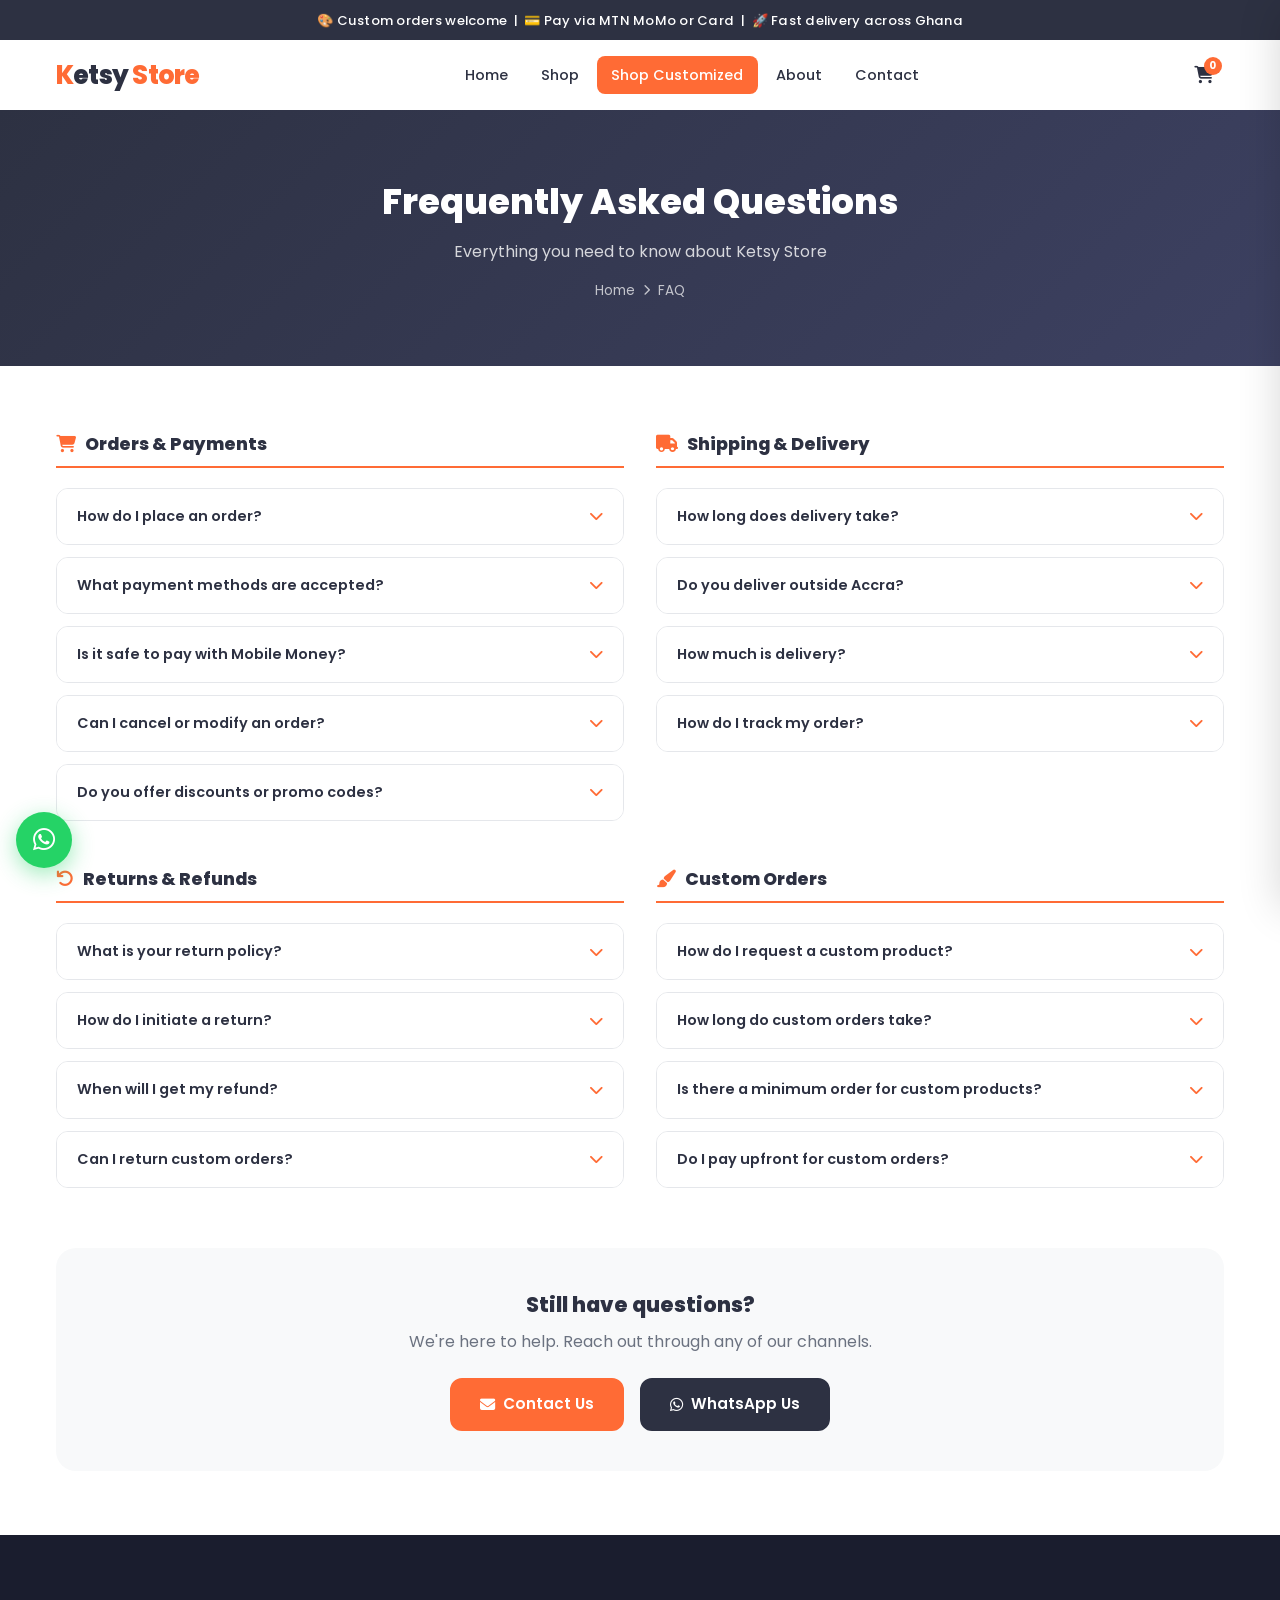
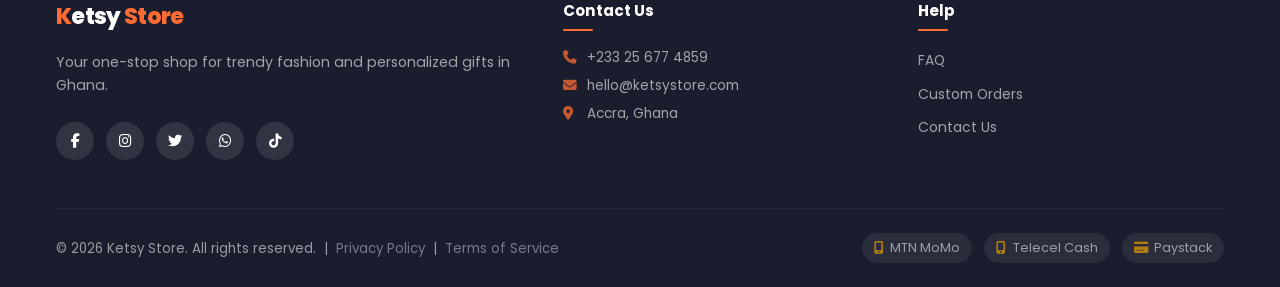
<file: faq.html>
<!DOCTYPE html>
<html lang="en">
<head>
  <meta charset="UTF-8"/>
  <meta name="viewport" content="width=device-width, initial-scale=1.0"/>
  <title>FAQ – Ketsy Store</title>
  <link rel="stylesheet" href="css/style.css"/>
  <link rel="stylesheet" href="https://cdnjs.cloudflare.com/ajax/libs/font-awesome/6.5.0/css/all.min.css"/>
  <link href="https://fonts.googleapis.com/css2?family=Poppins:wght@300;400;500;600;700;800&display=swap" rel="stylesheet"/>
</head>
<body>

<div class="announcement-bar">🎨 Custom orders welcome &nbsp;|&nbsp; 💳 Pay via MTN MoMo or Card &nbsp;|&nbsp; 🚀 Fast delivery across Ghana</div>

<header class="header" id="header">
  <div class="container">
    <a href="index.html" class="logo"><span class="logo-k">K</span>etsy <span class="logo-store">Store</span></a>
    <nav class="nav" id="nav">
      <ul class="nav-list">
        <li><a href="index.html" class="nav-link">Home</a></li>
        <li class="dropdown">
          <a href="shop.html" class="nav-link">Shop</a><button class="dropdown-toggle" aria-label="Toggle menu" aria-expanded="false"><i class="fas fa-chevron-down"></i></button>
          <ul class="dropdown-menu">
            <li><a href="shop.html?cat=tshirts">T-Shirts</a></li>
            <li><a href="shop.html?cat=joggers">Joggers</a></li>
            <li><a href="shop.html?cat=hoodies">Hoodies</a></li>
            <li><a href="shop.html?cat=fullset">Men Full Set</a></li>
          </ul>
        </li>
        <li class="dropdown">
          <a href="custom-order.html" class="nav-link">Shop Customized</a><button class="dropdown-toggle" aria-label="Toggle menu" aria-expanded="false"><i class="fas fa-chevron-down"></i></button>
          <ul class="dropdown-menu">
            <li><a href="custom-order.html?type=tshirt">🎨 Customized T-Shirt</a></li>
            <li><a href="custom-order.html?type=croptop">🎨 Customized Crop Top</a></li>
            <li><a href="custom-order.html?type=cap">🎨 Customized Cap</a></li>
            <li><a href="custom-order.html?type=cup">🎨 Customized Cup</a></li>
            <li><a href="custom-order.html?type=frame">🎨 Customized Frame</a></li>
          </ul>
        </li>
        <li><a href="about.html" class="nav-link">About</a></li>
        <li><a href="contact.html" class="nav-link">Contact</a></li>
      </ul>
    </nav>
    <div class="header-actions">
      <button class="icon-btn" id="cart-toggle"><i class="fas fa-shopping-cart"></i><span class="badge" id="cart-count">0</span></button>
      <button class="hamburger" id="hamburger"><span></span><span></span><span></span></button>
    </div>
  </div>
</header>

<div class="cart-overlay" id="cart-overlay"></div>
<aside class="cart-sidebar" id="cart-sidebar">
  <div class="cart-header"><h3><i class="fas fa-shopping-cart"></i> Your Cart</h3><button id="cart-close" class="cart-close"><i class="fas fa-times"></i></button></div>
  <div class="cart-items" id="cart-items"><div class="cart-empty"><i class="fas fa-shopping-bag"></i><p>Your cart is empty</p></div></div>
  <div class="cart-footer" id="cart-footer" style="display:none">
    <div class="cart-total"><span>Subtotal:</span><span id="cart-total">GHS 0.00</span></div>
    <a href="checkout.html" class="btn btn-primary btn-block">Proceed to Checkout</a>
  </div>
</aside>

<section class="page-hero">
  <div class="container">
    <h1>Frequently Asked Questions</h1>
    <p>Everything you need to know about Ketsy Store</p>
    <nav class="breadcrumb">
      <a href="index.html">Home</a><i class="fas fa-chevron-right"></i><span>FAQ</span>
    </nav>
  </div>
</section>

<style>
  .faq-section { padding: 4rem 0; }
  .faq-grid { display: grid; grid-template-columns: 1fr 1fr; gap: 2rem; }
  .faq-category h3 { font-size: 1.1rem; font-weight: 800; color: var(--secondary); margin-bottom: 1.25rem; padding-bottom: .5rem; border-bottom: 2px solid var(--primary); }
  .faq-item { margin-bottom: .75rem; border: 1px solid var(--border); border-radius: var(--border-radius); overflow: hidden; }
  .faq-question { display: flex; justify-content: space-between; align-items: center; padding: 1rem 1.25rem; cursor: pointer; font-weight: 600; font-size: .9rem; background: #fff; transition: var(--transition); }
  .faq-question:hover { background: #FFF8F5; color: var(--primary); }
  .faq-question i { transition: var(--transition); color: var(--primary); }
  .faq-answer { display: none; padding: 0 1.25rem 1rem; font-size: .88rem; color: var(--text-light); line-height: 1.7; }
  .faq-item.open .faq-question { color: var(--primary); background: #FFF8F5; }
  .faq-item.open .faq-question i { transform: rotate(180deg); }
  .faq-item.open .faq-answer { display: block; }
  @media(max-width:768px){.faq-grid{grid-template-columns:1fr}}
</style>

<section class="faq-section">
  <div class="container">
    <div class="faq-grid">
      <div class="faq-category">
        <h3><i class="fas fa-shopping-cart" style="color:var(--primary);margin-right:.4rem"></i> Orders & Payments</h3>

        <div class="faq-item">
          <div class="faq-question" onclick="toggleFaq(this)">How do I place an order? <i class="fas fa-chevron-down"></i></div>
          <div class="faq-answer">Browse our shop, select your products, choose size/color, and add to cart. Then proceed to checkout and fill in your delivery info and payment details.</div>
        </div>
        <div class="faq-item">
          <div class="faq-question" onclick="toggleFaq(this)">What payment methods are accepted? <i class="fas fa-chevron-down"></i></div>
          <div class="faq-answer">We accept MTN Mobile Money (MoMo), Telecel Cash, and cash on delivery (Accra only). Just enter your number at checkout and approve the payment prompt.</div>
        </div>
        <div class="faq-item">
          <div class="faq-question" onclick="toggleFaq(this)">Is it safe to pay with Mobile Money? <i class="fas fa-chevron-down"></i></div>
          <div class="faq-answer">Yes, completely safe! You'll receive a prompt directly on your phone to authorize the payment. We never store your MoMo PIN.</div>
        </div>
        <div class="faq-item">
          <div class="faq-question" onclick="toggleFaq(this)">Can I cancel or modify an order? <i class="fas fa-chevron-down"></i></div>
          <div class="faq-answer">Contact us within 1 hour of placing your order to cancel or modify. After that, your order may have already been processed for production/delivery.</div>
        </div>
        <div class="faq-item">
          <div class="faq-question" onclick="toggleFaq(this)">Do you offer discounts or promo codes? <i class="fas fa-chevron-down"></i></div>
          <div class="faq-answer">Yes! Subscribe to our newsletter for exclusive discount codes. You can also try the code KETSY10 at checkout for 10% off your first order.</div>
        </div>
      </div>

      <div class="faq-category">
        <h3><i class="fas fa-truck" style="color:var(--primary);margin-right:.4rem"></i> Shipping & Delivery</h3>

        <div class="faq-item">
          <div class="faq-question" onclick="toggleFaq(this)">How long does delivery take? <i class="fas fa-chevron-down"></i></div>
          <div class="faq-answer">Standard delivery: 2–4 business days. Express delivery (Accra only): same day or next day. Store pickup is also available at no charge.</div>
        </div>
        <div class="faq-item">
          <div class="faq-question" onclick="toggleFaq(this)">Do you deliver outside Accra? <i class="fas fa-chevron-down"></i></div>
          <div class="faq-answer">Yes! We deliver nationwide across all regions in Ghana. Delivery fee and time may vary by location.</div>
        </div>
        <div class="faq-item">
          <div class="faq-question" onclick="toggleFaq(this)">How much is delivery? <i class="fas fa-chevron-down"></i></div>
          <div class="faq-answer">Standard delivery is GHS 20. Express delivery is GHS 40. Orders above GHS 200 qualify for FREE standard delivery!</div>
        </div>
        <div class="faq-item">
          <div class="faq-question" onclick="toggleFaq(this)">How do I track my order? <i class="fas fa-chevron-down"></i></div>
          <div class="faq-answer">Once your order is dispatched, you'll receive an SMS/WhatsApp with tracking info. You can also contact us directly for updates.</div>
        </div>
      </div>

      <div class="faq-category">
        <h3><i class="fas fa-undo" style="color:var(--primary);margin-right:.4rem"></i> Returns & Refunds</h3>

        <div class="faq-item">
          <div class="faq-question" onclick="toggleFaq(this)">What is your return policy? <i class="fas fa-chevron-down"></i></div>
          <div class="faq-answer">We offer a 7-day return policy for unused items in their original packaging. Items must be unworn, unwashed, and with tags attached.</div>
        </div>
        <div class="faq-item">
          <div class="faq-question" onclick="toggleFaq(this)">How do I initiate a return? <i class="fas fa-chevron-down"></i></div>
          <div class="faq-answer">Contact us within 7 days of receiving your order via phone, WhatsApp, or email. We'll guide you through the return process.</div>
        </div>
        <div class="faq-item">
          <div class="faq-question" onclick="toggleFaq(this)">When will I get my refund? <i class="fas fa-chevron-down"></i></div>
          <div class="faq-answer">Refunds are processed within 3–5 business days after we receive and inspect the returned item. Refunds are sent via Mobile Money.</div>
        </div>
        <div class="faq-item">
          <div class="faq-question" onclick="toggleFaq(this)">Can I return custom orders? <i class="fas fa-chevron-down"></i></div>
          <div class="faq-answer">Custom/personalized orders are non-refundable unless there's a defect or error on our part. We always send a preview before production to ensure satisfaction.</div>
        </div>
      </div>

      <div class="faq-category">
        <h3><i class="fas fa-paint-brush" style="color:var(--primary);margin-right:.4rem"></i> Custom Orders</h3>

        <div class="faq-item">
          <div class="faq-question" onclick="toggleFaq(this)">How do I request a custom product? <i class="fas fa-chevron-down"></i></div>
          <div class="faq-answer">Visit our <a href="custom-order.html" style="color:var(--primary)">Custom Order page</a> and fill out the request form with your product details, design description, and contact info. We'll reach out within 24 hours.</div>
        </div>
        <div class="faq-item">
          <div class="faq-question" onclick="toggleFaq(this)">How long do custom orders take? <i class="fas fa-chevron-down"></i></div>
          <div class="faq-answer">Custom orders typically take 3–7 business days depending on complexity and quantity. Rush orders may be accommodated — just let us know your deadline.</div>
        </div>
        <div class="faq-item">
          <div class="faq-question" onclick="toggleFaq(this)">Is there a minimum order for custom products? <i class="fas fa-chevron-down"></i></div>
          <div class="faq-answer">No minimum for most products! However, bulk orders of 10+ pieces get special discounted pricing. Great for events, businesses, and schools.</div>
        </div>
        <div class="faq-item">
          <div class="faq-question" onclick="toggleFaq(this)">Do I pay upfront for custom orders? <i class="fas fa-chevron-down"></i></div>
          <div class="faq-answer">We require a 50% deposit via Mobile Money to start production, with the remaining balance paid on delivery or before shipping.</div>
        </div>
      </div>
    </div>

    <!-- Still have questions -->
    <div style="text-align:center;margin-top:3rem;padding:2.5rem;background:var(--bg-light);border-radius:var(--border-radius-lg)">
      <h3 style="font-size:1.3rem;font-weight:800;margin-bottom:.5rem">Still have questions?</h3>
      <p style="color:var(--text-light);margin-bottom:1.5rem">We're here to help. Reach out through any of our channels.</p>
      <div style="display:flex;gap:1rem;justify-content:center;flex-wrap:wrap">
        <a href="contact.html" class="btn btn-primary"><i class="fas fa-envelope"></i> Contact Us</a>
        <a href="https://wa.me/233256774859" class="btn btn-secondary"><i class="fab fa-whatsapp"></i> WhatsApp Us</a>
      </div>
    </div>
  </div>
</section>

<footer class="footer">
  <div class="container">
    <div class="footer-grid">
      <div class="footer-brand">
        <a href="index.html" class="logo footer-logo"><span class="logo-k">K</span>etsy <span class="logo-store">Store</span></a>
        <p>Your one-stop shop for trendy fashion and personalized gifts in Ghana.</p>
        <div class="social-links">
          <a href="#" class="social-link" aria-label="Facebook"><i class="fab fa-facebook-f"></i></a>
          <a href="#" class="social-link" aria-label="Instagram"><i class="fab fa-instagram"></i></a>
          <a href="#" class="social-link" aria-label="Twitter"><i class="fab fa-twitter"></i></a>
          <a href="#" class="social-link" aria-label="WhatsApp"><i class="fab fa-whatsapp"></i></a>
          <a href="#" class="social-link" aria-label="TikTok"><i class="fab fa-tiktok"></i></a>
        </div>
      </div>
      <div class="footer-col">
        <h4>Contact Us</h4>
        <p><i class="fas fa-phone"></i> +233 25 677 4859</p>
        <p><i class="fas fa-envelope"></i> hello@ketsystore.com</p>
        <p><i class="fas fa-map-marker-alt"></i> Accra, Ghana</p>
      </div>
      <div class="footer-col">
        <h4>Help</h4>
        <ul>
          <li><a href="faq.html">FAQ</a></li>
          <li><a href="custom-order.html">Custom Orders</a></li>
          <li><a href="contact.html">Contact Us</a></li>
        </ul>
      </div>
    </div>
    <div class="footer-bottom">
      <p>&copy; 2026 Ketsy Store. All rights reserved. &nbsp;|&nbsp; <a href="privacy-policy.html" style="color:var(--text-muted)">Privacy Policy</a> &nbsp;|&nbsp; <a href="terms.html" style="color:var(--text-muted)">Terms of Service</a></p>
      <div class="payment-badges">
        <span class="payment-badge"><i class="fas fa-mobile-alt"></i> MTN MoMo</span>
        <span class="payment-badge"><i class="fas fa-mobile-alt"></i> Telecel Cash</span>
        <span class="payment-badge"><i class="fas fa-credit-card"></i> Paystack</span>
      </div>
    </div>
  </div>
</footer>

<a href="https://wa.me/233256774859?text=Hi%20Ketsy%20Store%2C%20I%27d%20like%20help%20with%20an%20order." class="whatsapp-float" target="_blank" rel="noopener" aria-label="Chat on WhatsApp"><i class="fab fa-whatsapp"></i><span class="wa-label">Chat with us</span></a>
<button class="back-to-top" id="back-to-top"><i class="fas fa-chevron-up"></i></button>

<script src="js/products.js"></script>
<script src="js/cart.js"></script>
<script src="js/main.js"></script>
<script>
  function toggleFaq(questionEl) {
    const item = questionEl.closest('.faq-item');
    const wasOpen = item.classList.contains('open');
    // Close all
    document.querySelectorAll('.faq-item.open').forEach(i => i.classList.remove('open'));
    // Open this one if it was closed
    if (!wasOpen) item.classList.add('open');
  }
</script>
</body>
</html>
</file>
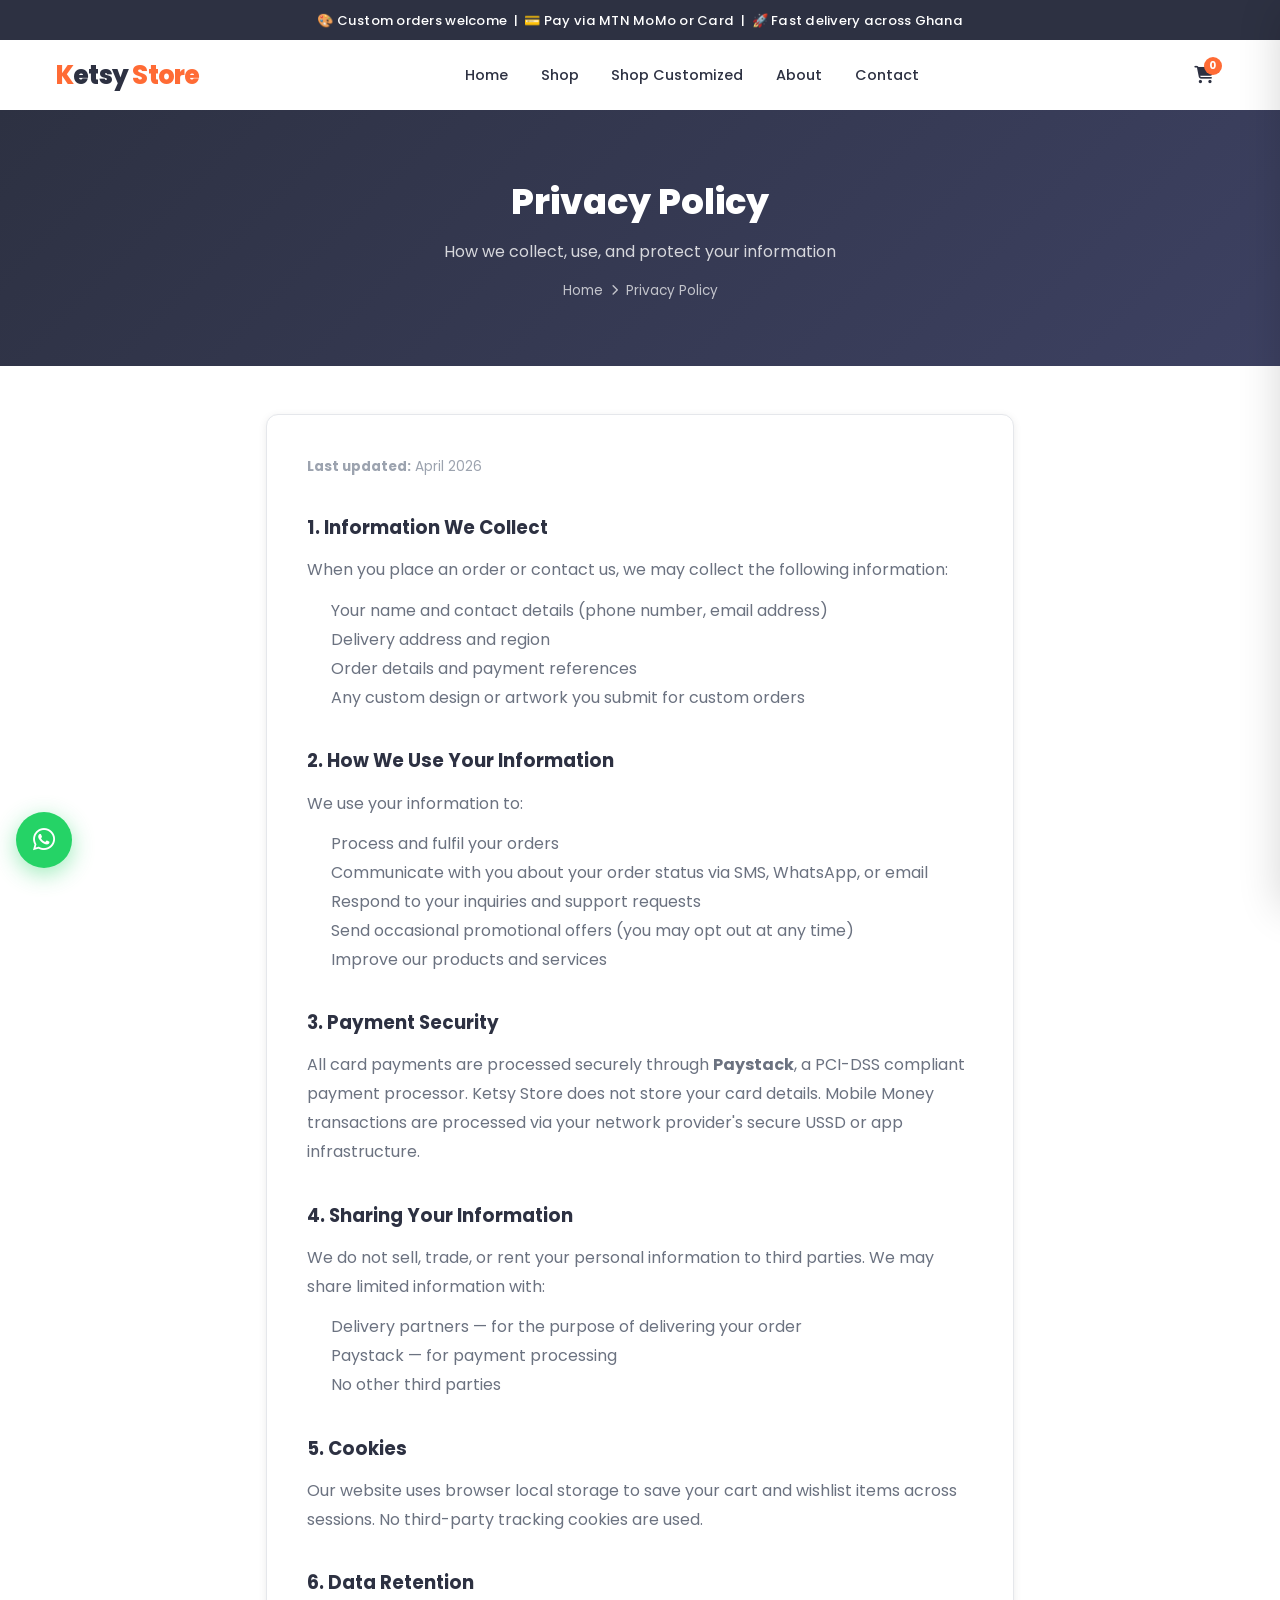
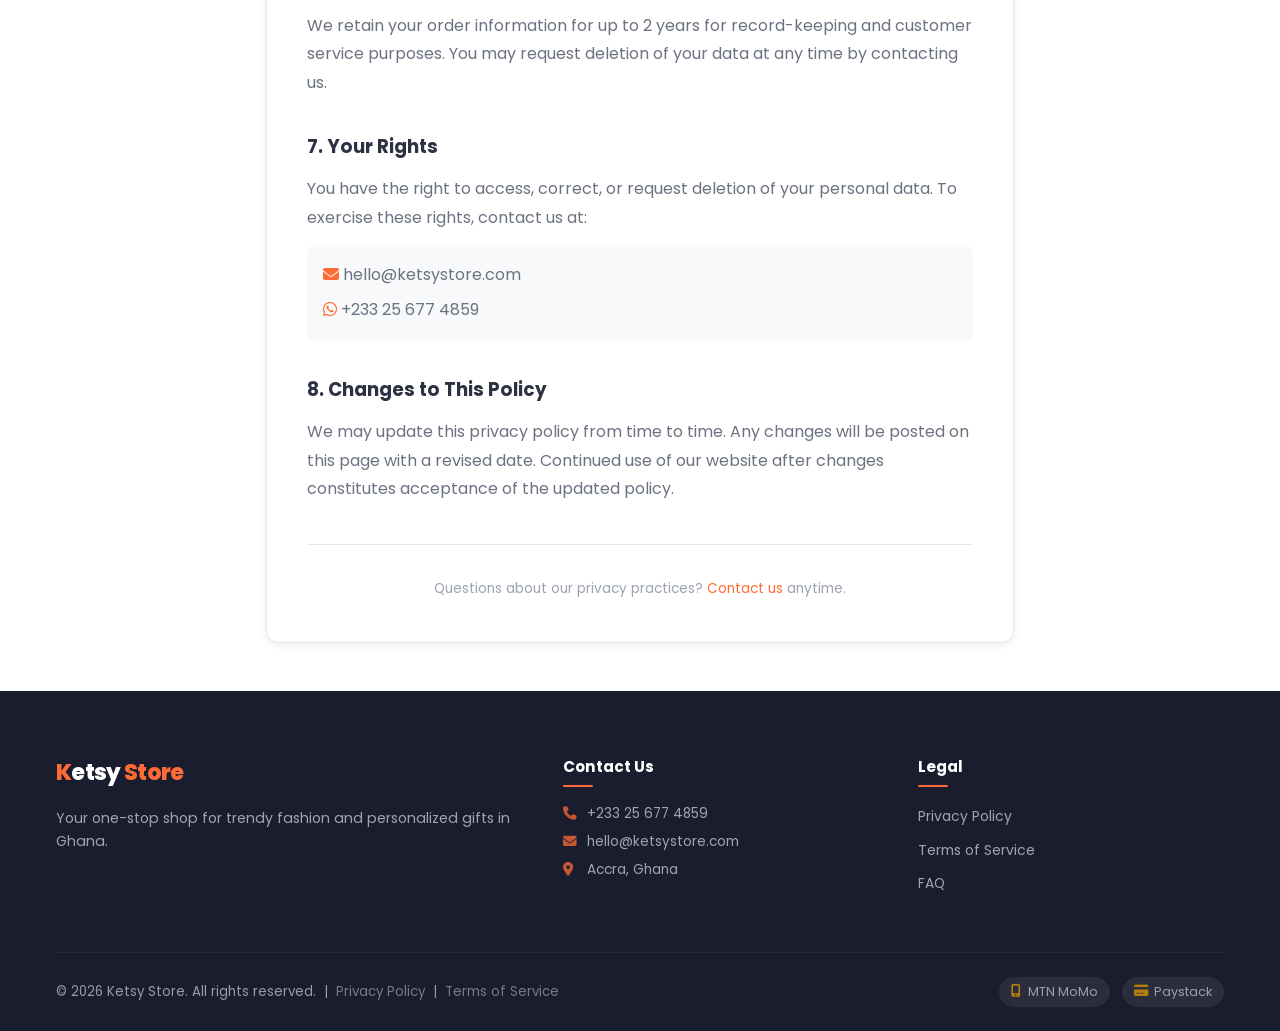
<file: privacy-policy.html>
<!DOCTYPE html>
<html lang="en">
<head>
  <meta charset="UTF-8"/>
  <meta name="viewport" content="width=device-width, initial-scale=1.0"/>
  <title>Privacy Policy – Ketsy Store</title>
  <link rel="icon" type="image/png" href="images/tshirts/tshirt-1.jpg"/>
  <link rel="stylesheet" href="css/style.css"/>
  <link rel="stylesheet" href="https://cdnjs.cloudflare.com/ajax/libs/font-awesome/6.5.0/css/all.min.css"/>
  <link href="https://fonts.googleapis.com/css2?family=Poppins:wght@300;400;500;600;700;800&display=swap" rel="stylesheet"/>
</head>
<body>

<div class="announcement-bar">🎨 Custom orders welcome &nbsp;|&nbsp; 💳 Pay via MTN MoMo or Card &nbsp;|&nbsp; 🚀 Fast delivery across Ghana</div>

<header class="header" id="header">
  <div class="container">
    <a href="index.html" class="logo"><span class="logo-k">K</span>etsy <span class="logo-store">Store</span></a>
    <nav class="nav" id="nav">
      <ul class="nav-list">
        <li><a href="index.html" class="nav-link">Home</a></li>
        <li><a href="shop.html" class="nav-link">Shop</a></li>
        <li><a href="custom-order.html" class="nav-link">Shop Customized</a></li>
        <li><a href="about.html" class="nav-link">About</a></li>
        <li><a href="contact.html" class="nav-link">Contact</a></li>
      </ul>
    </nav>
    <div class="header-actions">
      <button class="icon-btn cart-btn" id="cart-toggle" title="Cart">
        <i class="fas fa-shopping-cart"></i><span class="badge" id="cart-count">0</span>
      </button>
      <button class="hamburger" id="hamburger" aria-label="Toggle menu"><span></span><span></span><span></span></button>
    </div>
  </div>
</header>

<div class="cart-overlay" id="cart-overlay"></div>
<aside class="cart-sidebar" id="cart-sidebar">
  <div class="cart-header"><h3><i class="fas fa-shopping-cart"></i> Your Cart</h3><button id="cart-close" class="cart-close"><i class="fas fa-times"></i></button></div>
  <div class="cart-items" id="cart-items"><div class="cart-empty"><i class="fas fa-shopping-bag"></i><p>Your cart is empty</p></div></div>
  <div class="cart-footer" id="cart-footer" style="display:none">
    <div class="cart-total"><span>Subtotal:</span><span id="cart-total">GHS 0.00</span></div>
    <a href="checkout.html" class="btn btn-primary btn-block">Proceed to Checkout</a>
  </div>
</aside>

<section class="page-hero">
  <div class="container">
    <h1>Privacy Policy</h1>
    <p>How we collect, use, and protect your information</p>
    <nav class="breadcrumb">
      <a href="index.html">Home</a><i class="fas fa-chevron-right"></i><span>Privacy Policy</span>
    </nav>
  </div>
</section>

<div class="container" style="max-width:780px;padding:3rem 1rem">
  <div style="background:#fff;border-radius:var(--border-radius);padding:2.5rem;box-shadow:var(--shadow-sm);border:1px solid var(--border);line-height:1.8;color:var(--text-light)">

    <p style="font-size:.85rem;color:var(--text-muted);margin-bottom:2rem"><strong>Last updated:</strong> April 2026</p>

    <h2 style="color:var(--secondary);font-size:1.15rem;margin:2rem 0 .75rem">1. Information We Collect</h2>
    <p>When you place an order or contact us, we may collect the following information:</p>
    <ul style="padding-left:1.5rem;margin:.75rem 0">
      <li>Your name and contact details (phone number, email address)</li>
      <li>Delivery address and region</li>
      <li>Order details and payment references</li>
      <li>Any custom design or artwork you submit for custom orders</li>
    </ul>

    <h2 style="color:var(--secondary);font-size:1.15rem;margin:2rem 0 .75rem">2. How We Use Your Information</h2>
    <p>We use your information to:</p>
    <ul style="padding-left:1.5rem;margin:.75rem 0">
      <li>Process and fulfil your orders</li>
      <li>Communicate with you about your order status via SMS, WhatsApp, or email</li>
      <li>Respond to your inquiries and support requests</li>
      <li>Send occasional promotional offers (you may opt out at any time)</li>
      <li>Improve our products and services</li>
    </ul>

    <h2 style="color:var(--secondary);font-size:1.15rem;margin:2rem 0 .75rem">3. Payment Security</h2>
    <p>All card payments are processed securely through <strong>Paystack</strong>, a PCI-DSS compliant payment processor. Ketsy Store does not store your card details. Mobile Money transactions are processed via your network provider's secure USSD or app infrastructure.</p>

    <h2 style="color:var(--secondary);font-size:1.15rem;margin:2rem 0 .75rem">4. Sharing Your Information</h2>
    <p>We do not sell, trade, or rent your personal information to third parties. We may share limited information with:</p>
    <ul style="padding-left:1.5rem;margin:.75rem 0">
      <li>Delivery partners — for the purpose of delivering your order</li>
      <li>Paystack — for payment processing</li>
      <li>No other third parties</li>
    </ul>

    <h2 style="color:var(--secondary);font-size:1.15rem;margin:2rem 0 .75rem">5. Cookies</h2>
    <p>Our website uses browser local storage to save your cart and wishlist items across sessions. No third-party tracking cookies are used.</p>

    <h2 style="color:var(--secondary);font-size:1.15rem;margin:2rem 0 .75rem">6. Data Retention</h2>
    <p>We retain your order information for up to 2 years for record-keeping and customer service purposes. You may request deletion of your data at any time by contacting us.</p>

    <h2 style="color:var(--secondary);font-size:1.15rem;margin:2rem 0 .75rem">7. Your Rights</h2>
    <p>You have the right to access, correct, or request deletion of your personal data. To exercise these rights, contact us at:</p>
    <div style="background:var(--bg-light);border-radius:8px;padding:1rem;margin-top:.75rem">
      <p style="margin:0"><i class="fas fa-envelope" style="color:var(--primary)"></i> <a href="mailto:hello@ketsystore.com">hello@ketsystore.com</a></p>
      <p style="margin:.4rem 0 0"><i class="fab fa-whatsapp" style="color:var(--primary)"></i> <a href="https://wa.me/233256774859" target="_blank">+233 25 677 4859</a></p>
    </div>

    <h2 style="color:var(--secondary);font-size:1.15rem;margin:2rem 0 .75rem">8. Changes to This Policy</h2>
    <p>We may update this privacy policy from time to time. Any changes will be posted on this page with a revised date. Continued use of our website after changes constitutes acceptance of the updated policy.</p>

    <div style="margin-top:2.5rem;padding-top:2rem;border-top:1px solid var(--border);text-align:center">
      <p style="color:var(--text-muted);font-size:.85rem">Questions about our privacy practices? <a href="contact.html" style="color:var(--primary)">Contact us</a> anytime.</p>
    </div>
  </div>
</div>

<footer class="footer">
  <div class="container">
    <div class="footer-grid">
      <div class="footer-brand">
        <a href="index.html" class="logo footer-logo"><span class="logo-k">K</span>etsy <span class="logo-store">Store</span></a>
        <p>Your one-stop shop for trendy fashion and personalized gifts in Ghana.</p>
      </div>
      <div class="footer-col">
        <h4>Contact Us</h4>
        <p><i class="fas fa-phone"></i> +233 25 677 4859</p>
        <p><i class="fas fa-envelope"></i> hello@ketsystore.com</p>
        <p><i class="fas fa-map-marker-alt"></i> Accra, Ghana</p>
      </div>
      <div class="footer-col">
        <h4>Legal</h4>
        <ul>
          <li><a href="privacy-policy.html">Privacy Policy</a></li>
          <li><a href="terms.html">Terms of Service</a></li>
          <li><a href="faq.html">FAQ</a></li>
        </ul>
      </div>
    </div>
    <div class="footer-bottom">
      <p>&copy; 2026 Ketsy Store. All rights reserved. &nbsp;|&nbsp; <a href="privacy-policy.html" style="color:var(--text-muted)">Privacy Policy</a> &nbsp;|&nbsp; <a href="terms.html" style="color:var(--text-muted)">Terms of Service</a></p>
      <div class="payment-badges">
        <span class="payment-badge"><i class="fas fa-mobile-alt"></i> MTN MoMo</span>
        <span class="payment-badge"><i class="fas fa-credit-card"></i> Paystack</span>
      </div>
    </div>
  </div>
</footer>

<a href="https://wa.me/233256774859?text=Hi%20Ketsy%20Store" class="whatsapp-float" target="_blank" rel="noopener" aria-label="Chat on WhatsApp"><i class="fab fa-whatsapp"></i><span class="wa-label">Chat with us</span></a>
<button class="back-to-top" id="back-to-top" aria-label="Back to top"><i class="fas fa-chevron-up"></i></button>

<script src="js/products.js"></script>
<script src="js/cart.js"></script>
<script src="js/main.js"></script>
</body>
</html>
</file>
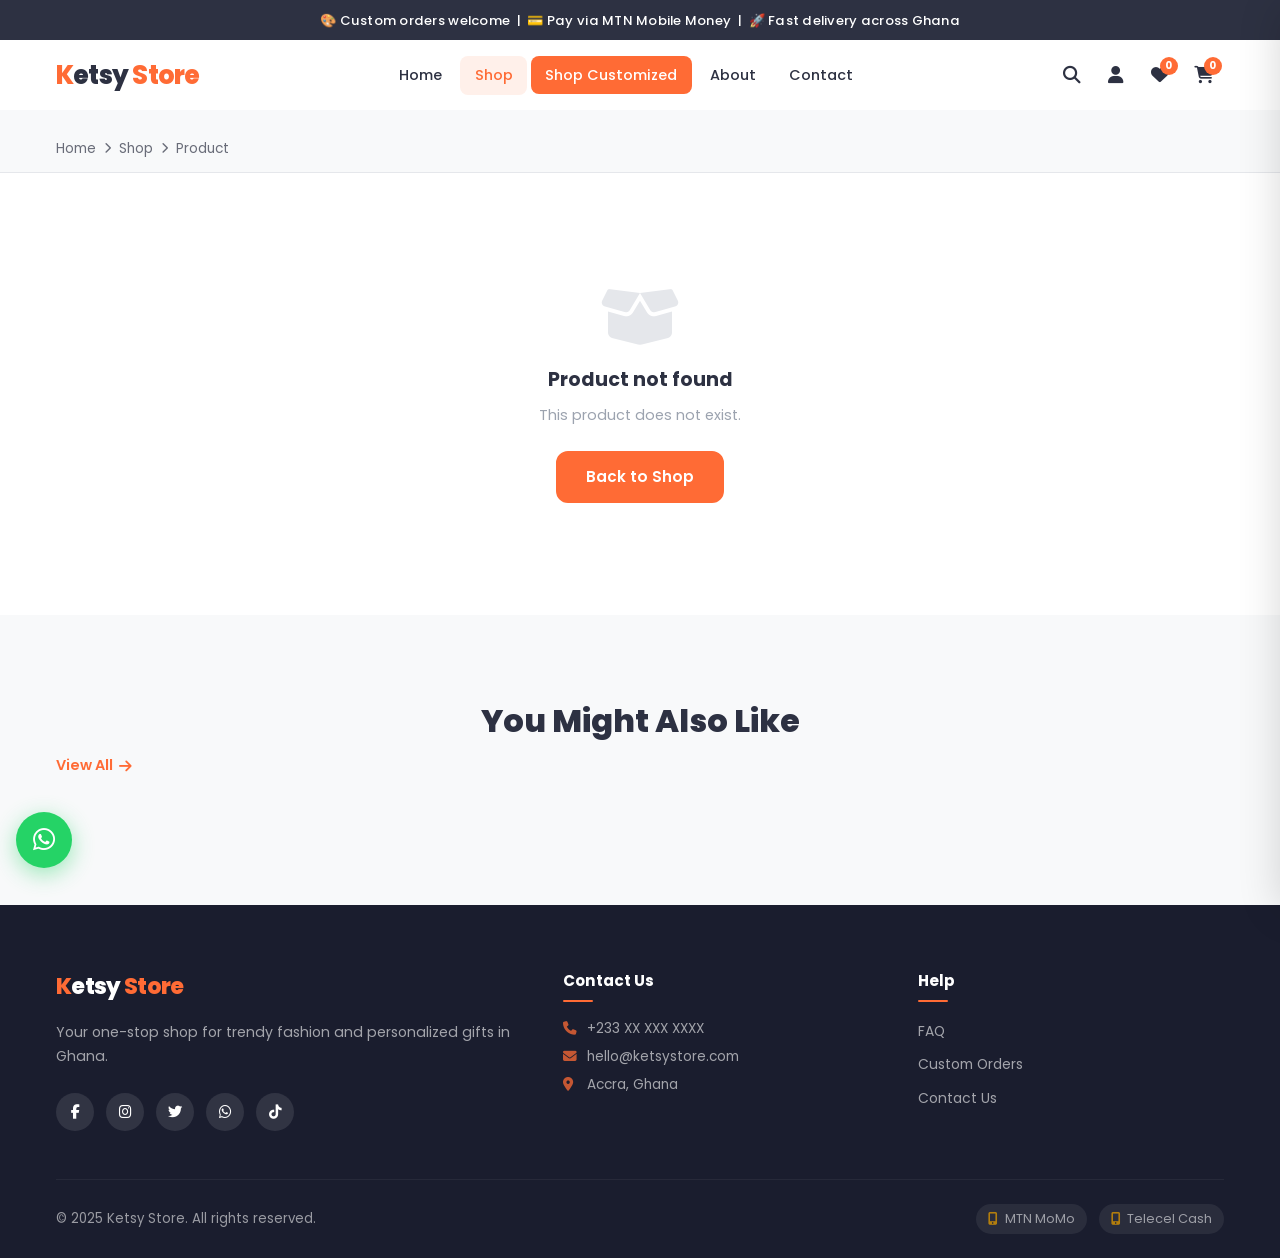
<file: product.html>
<!DOCTYPE html>
<html lang="en">
<head>
  <meta charset="UTF-8"/>
  <meta name="viewport" content="width=device-width, initial-scale=1.0"/>
  <title>Product – Ketsy Store</title>
  <link rel="stylesheet" href="css/style.css"/>
  <link rel="stylesheet" href="https://cdnjs.cloudflare.com/ajax/libs/font-awesome/6.5.0/css/all.min.css"/>
  <link href="https://fonts.googleapis.com/css2?family=Poppins:wght@300;400;500;600;700;800&display=swap" rel="stylesheet"/>
</head>
<body>

<div class="announcement-bar">🎨 Custom orders welcome &nbsp;|&nbsp; 💳 Pay via MTN Mobile Money &nbsp;|&nbsp; 🚀 Fast delivery across Ghana</div>

<header class="header" id="header">
  <div class="container">
    <a href="index.html" class="logo"><span class="logo-k">K</span>etsy <span class="logo-store">Store</span></a>
    <nav class="nav" id="nav">
      <ul class="nav-list">
        <li><a href="index.html" class="nav-link">Home</a></li>
        <li class="dropdown">
          <a href="shop.html" class="nav-link active">Shop</a><button class="dropdown-toggle" aria-label="Toggle menu" aria-expanded="false"><i class="fas fa-chevron-down"></i></button>
          <ul class="dropdown-menu">
            <li><a href="shop.html?cat=tshirts">T-Shirts</a></li>
            <li><a href="shop.html?cat=joggers">Joggers</a></li>
            <li><a href="shop.html?cat=hoodies">Hoodies</a></li>
            <li><a href="shop.html?cat=fullset">Men Full Set</a></li>
          </ul>
        </li>
        <li class="dropdown">
          <a href="custom-order.html" class="nav-link">Shop Customized</a><button class="dropdown-toggle" aria-label="Toggle menu" aria-expanded="false"><i class="fas fa-chevron-down"></i></button>
          <ul class="dropdown-menu">
            <li><a href="custom-order.html?type=tshirt">🎨 Customized T-Shirt</a></li>
            <li><a href="custom-order.html?type=croptop">🎨 Customized Crop Top</a></li>
            <li><a href="custom-order.html?type=cap">🎨 Customized Cap</a></li>
            <li><a href="custom-order.html?type=cup">🎨 Customized Cup</a></li>
            <li><a href="custom-order.html?type=frame">🎨 Customized Frame</a></li>
          </ul>
        </li>
        <li><a href="about.html" class="nav-link">About</a></li>
        <li><a href="contact.html" class="nav-link">Contact</a></li>
      </ul>
    </nav>
    <div class="header-actions">
      <a href="search.html" class="icon-btn"><i class="fas fa-search"></i></a>
      <a href="account.html" class="icon-btn"><i class="fas fa-user"></i></a>
      <a href="wishlist.html" class="icon-btn"><i class="fas fa-heart"></i><span class="badge" id="wishlist-count">0</span></a>
      <button class="icon-btn" id="cart-toggle"><i class="fas fa-shopping-cart"></i><span class="badge" id="cart-count">0</span></button>
      <button class="hamburger" id="hamburger"><span></span><span></span><span></span></button>
    </div>
  </div>
</header>

<div class="cart-overlay" id="cart-overlay"></div>
<aside class="cart-sidebar" id="cart-sidebar">
  <div class="cart-header"><h3><i class="fas fa-shopping-cart"></i> Your Cart</h3><button id="cart-close" class="cart-close"><i class="fas fa-times"></i></button></div>
  <div class="cart-items" id="cart-items"><div class="cart-empty"><i class="fas fa-shopping-bag"></i><p>Your cart is empty</p></div></div>
  <div class="cart-footer" id="cart-footer" style="display:none">
    <div class="cart-total"><span>Subtotal:</span><span id="cart-total">GHS 0.00</span></div>
    <a href="checkout.html" class="btn btn-primary btn-block">Proceed to Checkout</a>
  </div>
</aside>

<!-- Breadcrumb -->
<div style="background:var(--bg-light);padding:.75rem 0;border-bottom:1px solid var(--border)">
  <div class="container">
    <nav class="breadcrumb" style="justify-content:flex-start">
      <a href="index.html">Home</a>
      <i class="fas fa-chevron-right"></i>
      <a href="shop.html">Shop</a>
      <i class="fas fa-chevron-right"></i>
      <span id="breadcrumb-name">Product</span>
    </nav>
  </div>
</div>

<!-- Product Detail -->
<div class="container product-detail">
  <div id="product-detail-root"></div>
</div>

<!-- Related Products -->
<section class="section" style="background:var(--bg-light)">
  <div class="container">
    <div class="section-header">
      <h2>You Might Also Like</h2>
      <a href="shop.html" class="view-all">View All <i class="fas fa-arrow-right"></i></a>
    </div>
    <div class="products-grid" id="related-products"></div>
  </div>
</section>

<footer class="footer">
  <div class="container">
    <div class="footer-grid">
      <div class="footer-brand">
        <a href="index.html" class="logo footer-logo"><span class="logo-k">K</span>etsy <span class="logo-store">Store</span></a>
        <p>Your one-stop shop for trendy fashion and personalized gifts in Ghana.</p>
        <div class="social-links">
          <a href="#" class="social-link" aria-label="Facebook"><i class="fab fa-facebook-f"></i></a>
          <a href="#" class="social-link" aria-label="Instagram"><i class="fab fa-instagram"></i></a>
          <a href="#" class="social-link" aria-label="Twitter"><i class="fab fa-twitter"></i></a>
          <a href="#" class="social-link" aria-label="WhatsApp"><i class="fab fa-whatsapp"></i></a>
          <a href="#" class="social-link" aria-label="TikTok"><i class="fab fa-tiktok"></i></a>
        </div>
      </div>
      <div class="footer-col">
        <h4>Contact Us</h4>
        <p><i class="fas fa-phone"></i> +233 XX XXX XXXX</p>
        <p><i class="fas fa-envelope"></i> hello@ketsystore.com</p>
        <p><i class="fas fa-map-marker-alt"></i> Accra, Ghana</p>
      </div>
      <div class="footer-col">
        <h4>Help</h4>
        <ul>
          <li><a href="faq.html">FAQ</a></li>
          <li><a href="custom-order.html">Custom Orders</a></li>
          <li><a href="contact.html">Contact Us</a></li>
        </ul>
      </div>
    </div>
    <div class="footer-bottom">
      <p>&copy; 2025 Ketsy Store. All rights reserved.</p>
      <div class="payment-badges">
        <span class="payment-badge"><i class="fas fa-mobile-alt"></i> MTN MoMo</span>
        <span class="payment-badge"><i class="fas fa-mobile-alt"></i> Telecel Cash</span>
      </div>
    </div>
  </div>
</footer>

<a href="https://wa.me/233000000000?text=Hi%20Ketsy%20Store%2C%20I%27d%20like%20help%20with%20an%20order." class="whatsapp-float" target="_blank" rel="noopener" aria-label="Chat on WhatsApp"><i class="fab fa-whatsapp"></i><span class="wa-label">Chat with us</span></a>
<button class="back-to-top" id="back-to-top"><i class="fas fa-chevron-up"></i></button>

<script src="js/products.js"></script>
<script src="js/cart.js"></script>
<script src="js/main.js"></script>
<script>
  // Update breadcrumb
  document.addEventListener('DOMContentLoaded', () => {
    const params = new URLSearchParams(window.location.search);
    const product = getProductById(params.get('id'));
    if (product) {
      document.getElementById('breadcrumb-name').textContent = product.name;
    }
  });
</script>
</body>
</html>
</file>
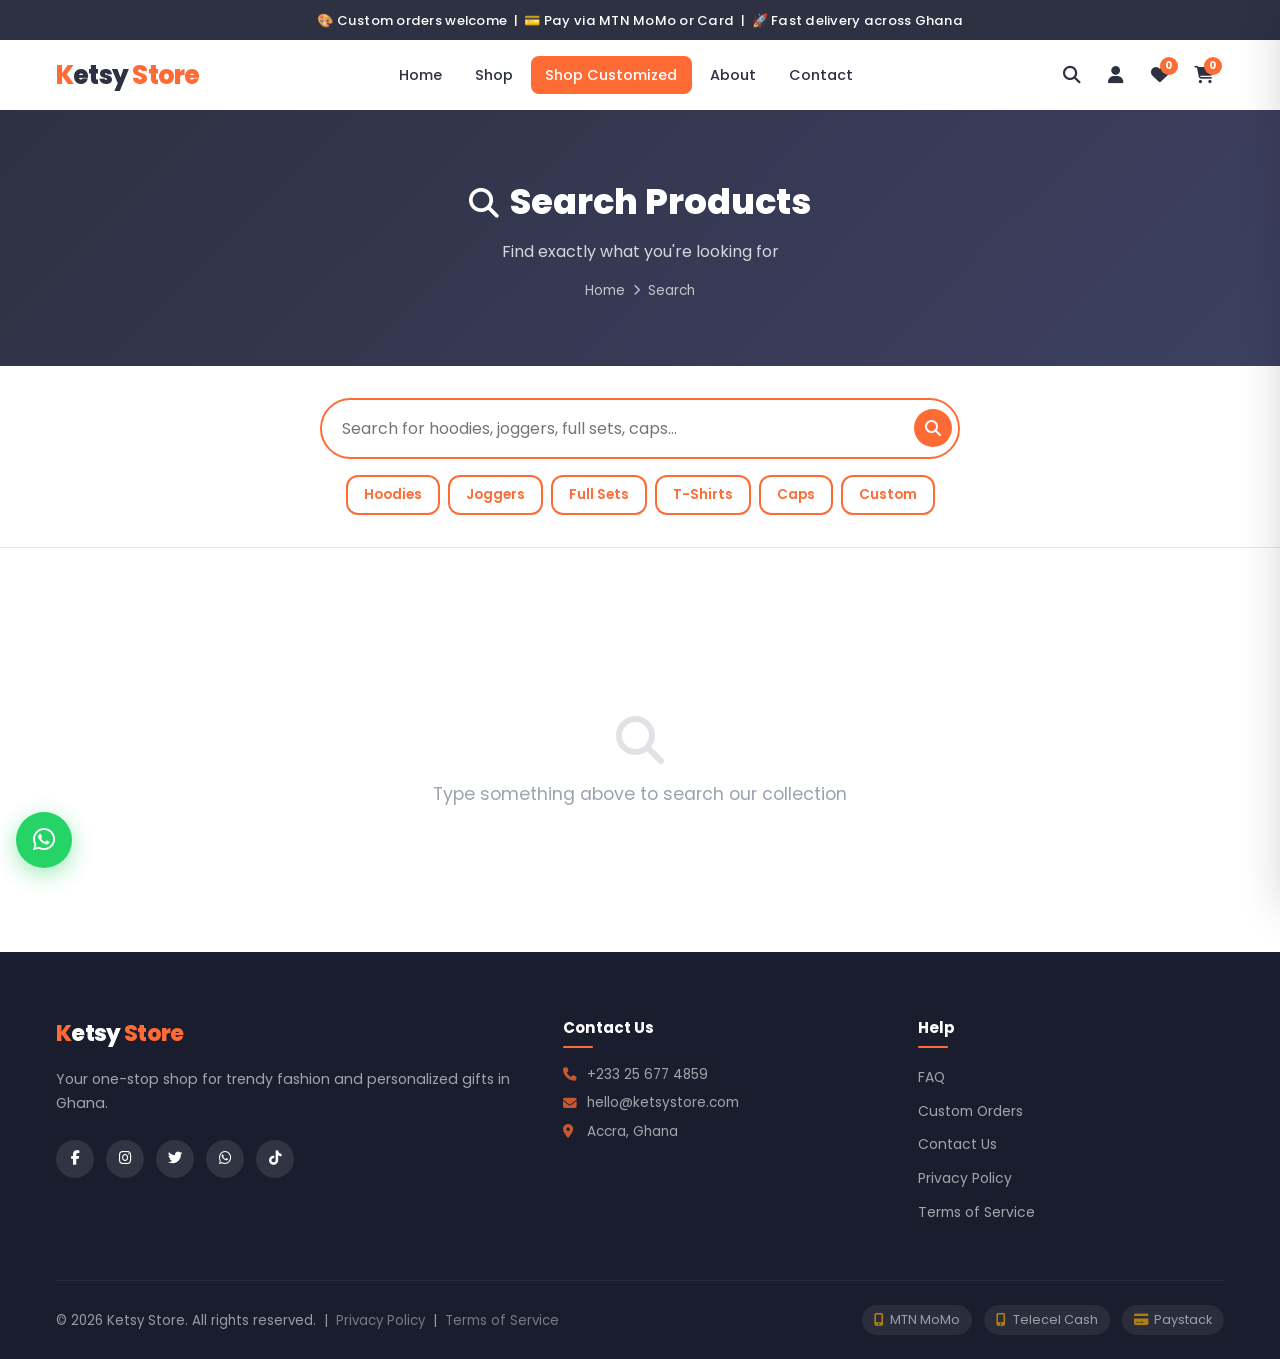
<file: search.html>
<!DOCTYPE html>
<html lang="en">
<head>
  <meta charset="UTF-8"/>
  <meta name="viewport" content="width=device-width, initial-scale=1.0"/>
  <title>Search – Ketsy Store</title>
  <meta name="description" content="Search for fashion, custom gifts, hoodies, joggers, T-shirts and more at Ketsy Store Ghana."/>
  <link rel="icon" type="image/png" href="images/tshirts/tshirt-1.jpg"/>
  <link rel="stylesheet" href="css/style.css"/>
  <link rel="stylesheet" href="https://cdnjs.cloudflare.com/ajax/libs/font-awesome/6.5.0/css/all.min.css"/>
  <link href="https://fonts.googleapis.com/css2?family=Poppins:wght@300;400;500;600;700;800&display=swap" rel="stylesheet"/>
</head>
<body>

<div class="announcement-bar">🎨 Custom orders welcome &nbsp;|&nbsp; 💳 Pay via MTN MoMo or Card &nbsp;|&nbsp; 🚀 Fast delivery across Ghana</div>

<header class="header" id="header">
  <div class="container">
    <a href="index.html" class="logo"><span class="logo-k">K</span>etsy <span class="logo-store">Store</span></a>
    <nav class="nav" id="nav">
      <ul class="nav-list">
        <li><a href="index.html" class="nav-link">Home</a></li>
        <li class="dropdown">
          <a href="shop.html" class="nav-link">Shop</a><button class="dropdown-toggle" aria-label="Toggle menu" aria-expanded="false"><i class="fas fa-chevron-down"></i></button>
          <ul class="dropdown-menu">
            <li><a href="shop.html?cat=tshirts">T-Shirts</a></li>
            <li><a href="shop.html?cat=joggers">Joggers</a></li>
            <li><a href="shop.html?cat=hoodies">Hoodies</a></li>
            <li><a href="shop.html?cat=fullset">Men Full Set</a></li>
          </ul>
        </li>
        <li class="dropdown">
          <a href="custom-order.html" class="nav-link">Shop Customized</a><button class="dropdown-toggle" aria-label="Toggle menu" aria-expanded="false"><i class="fas fa-chevron-down"></i></button>
          <ul class="dropdown-menu">
            <li><a href="custom-order.html?type=tshirt">🎨 Customized T-Shirt</a></li>
            <li><a href="custom-order.html?type=croptop">🎨 Customized Crop Top</a></li>
            <li><a href="custom-order.html?type=cap">🎨 Customized Cap</a></li>
            <li><a href="custom-order.html?type=cup">🎨 Customized Cup</a></li>
            <li><a href="custom-order.html?type=frame">🎨 Customized Frame</a></li>
          </ul>
        </li>
        <li><a href="about.html" class="nav-link">About</a></li>
        <li><a href="contact.html" class="nav-link">Contact</a></li>
      </ul>
    </nav>
    <div class="header-actions">
      <a href="search.html" class="icon-btn active" title="Search"><i class="fas fa-search"></i></a>
      <a href="account.html" class="icon-btn" title="Account"><i class="fas fa-user"></i></a>
      <a href="wishlist.html" class="icon-btn" title="Wishlist"><i class="fas fa-heart"></i><span class="badge" id="wishlist-count">0</span></a>
      <button class="icon-btn cart-btn" id="cart-toggle" title="Cart">
        <i class="fas fa-shopping-cart"></i><span class="badge" id="cart-count">0</span>
      </button>
      <button class="hamburger" id="hamburger" aria-label="Toggle menu"><span></span><span></span><span></span></button>
    </div>
  </div>
</header>

<div class="cart-overlay" id="cart-overlay"></div>
<aside class="cart-sidebar" id="cart-sidebar">
  <div class="cart-header"><h3><i class="fas fa-shopping-cart"></i> Your Cart</h3><button id="cart-close" class="cart-close"><i class="fas fa-times"></i></button></div>
  <div class="cart-items" id="cart-items"><div class="cart-empty"><i class="fas fa-shopping-bag"></i><p>Your cart is empty</p></div></div>
  <div class="cart-footer" id="cart-footer" style="display:none">
    <div class="cart-total"><span>Subtotal:</span><span id="cart-total">GHS 0.00</span></div>
    <a href="checkout.html" class="btn btn-primary btn-block">Proceed to Checkout</a>
    <a href="shop.html" class="btn btn-outline btn-block">Continue Shopping</a>
  </div>
</aside>

<!-- Page Hero -->
<section class="page-hero">
  <div class="container">
    <h1><i class="fas fa-search" style="font-size:.85em;margin-right:.3rem"></i> Search Products</h1>
    <p>Find exactly what you're looking for</p>
    <nav class="breadcrumb">
      <a href="index.html">Home</a><i class="fas fa-chevron-right"></i><span>Search</span>
    </nav>
  </div>
</section>

<!-- Search Bar -->
<div style="background:#fff;padding:2rem 0;border-bottom:1px solid var(--border)">
  <div class="container">
    <div style="max-width:640px;margin:0 auto">
      <div style="position:relative">
        <input type="text" id="search-input" placeholder="Search for hoodies, joggers, full sets, caps..." autofocus
               style="width:100%;padding:1rem 3.5rem 1rem 1.25rem;border:2px solid var(--primary);border-radius:50px;font-size:1rem;font-family:inherit;outline:none;box-sizing:border-box"/>
        <button id="search-btn" style="position:absolute;right:.5rem;top:50%;transform:translateY(-50%);background:var(--primary);border:none;color:#fff;width:38px;height:38px;border-radius:50%;cursor:pointer;font-size:1rem">
          <i class="fas fa-search"></i>
        </button>
      </div>
      <!-- Quick filters -->
      <div style="display:flex;flex-wrap:wrap;gap:.5rem;margin-top:1rem;justify-content:center">
        <button class="quick-filter btn btn-outline btn-sm" data-q="hoodie">Hoodies</button>
        <button class="quick-filter btn btn-outline btn-sm" data-q="jogger">Joggers</button>
        <button class="quick-filter btn btn-outline btn-sm" data-q="full set">Full Sets</button>
        <button class="quick-filter btn btn-outline btn-sm" data-q="t-shirt">T-Shirts</button>
        <button class="quick-filter btn btn-outline btn-sm" data-q="cap">Caps</button>
        <button class="quick-filter btn btn-outline btn-sm" data-q="custom">Custom</button>
      </div>
    </div>
  </div>
</div>

<!-- Results -->
<section class="section" style="min-height:40vh">
  <div class="container">
    <p id="results-info" style="color:var(--text-muted);margin-bottom:1.5rem;font-size:.9rem"></p>
    <div class="products-grid" id="search-results">
      <div style="grid-column:1/-1;text-align:center;padding:4rem 1rem;color:var(--text-muted)">
        <i class="fas fa-search" style="font-size:3rem;opacity:.3;margin-bottom:1rem"></i>
        <p style="font-size:1.1rem">Type something above to search our collection</p>
      </div>
    </div>
  </div>
</section>

<footer class="footer">
  <div class="container">
    <div class="footer-grid">
      <div class="footer-brand">
        <a href="index.html" class="logo footer-logo"><span class="logo-k">K</span>etsy <span class="logo-store">Store</span></a>
        <p>Your one-stop shop for trendy fashion and personalized gifts in Ghana.</p>
        <div class="social-links">
          <a href="#" class="social-link" aria-label="Facebook"><i class="fab fa-facebook-f"></i></a>
          <a href="#" class="social-link" aria-label="Instagram"><i class="fab fa-instagram"></i></a>
          <a href="#" class="social-link" aria-label="Twitter"><i class="fab fa-twitter"></i></a>
          <a href="#" class="social-link" aria-label="WhatsApp"><i class="fab fa-whatsapp"></i></a>
          <a href="#" class="social-link" aria-label="TikTok"><i class="fab fa-tiktok"></i></a>
        </div>
      </div>
      <div class="footer-col">
        <h4>Contact Us</h4>
        <p><i class="fas fa-phone"></i> +233 25 677 4859</p>
        <p><i class="fas fa-envelope"></i> hello@ketsystore.com</p>
        <p><i class="fas fa-map-marker-alt"></i> Accra, Ghana</p>
      </div>
      <div class="footer-col">
        <h4>Help</h4>
        <ul>
          <li><a href="faq.html">FAQ</a></li>
          <li><a href="custom-order.html">Custom Orders</a></li>
          <li><a href="contact.html">Contact Us</a></li>
          <li><a href="privacy-policy.html">Privacy Policy</a></li>
          <li><a href="terms.html">Terms of Service</a></li>
        </ul>
      </div>
    </div>
    <div class="footer-bottom">
      <p>&copy; 2026 Ketsy Store. All rights reserved. &nbsp;|&nbsp; <a href="privacy-policy.html" style="color:var(--text-muted)">Privacy Policy</a> &nbsp;|&nbsp; <a href="terms.html" style="color:var(--text-muted)">Terms of Service</a></p>
      <div class="payment-badges">
        <span class="payment-badge"><i class="fas fa-mobile-alt"></i> MTN MoMo</span>
        <span class="payment-badge"><i class="fas fa-mobile-alt"></i> Telecel Cash</span>
        <span class="payment-badge"><i class="fas fa-credit-card"></i> Paystack</span>
      </div>
    </div>
  </div>
</footer>

<a href="https://wa.me/233256774859?text=Hi%20Ketsy%20Store%2C%20I%27d%20like%20to%20order%20something." class="whatsapp-float" target="_blank" rel="noopener" aria-label="Chat on WhatsApp"><i class="fab fa-whatsapp"></i><span class="wa-label">Chat with us</span></a>
<button class="back-to-top" id="back-to-top" aria-label="Back to top"><i class="fas fa-chevron-up"></i></button>

<script src="js/products.js"></script>
<script src="js/cart.js"></script>
<script src="js/main.js"></script>
<script>
  const searchInput = document.getElementById('search-input');
  const searchResults = document.getElementById('search-results');
  const resultsInfo = document.getElementById('results-info');

  function doSearch(query) {
    query = query.trim().toLowerCase();
    if (!query) {
      resultsInfo.textContent = '';
      searchResults.innerHTML = `<div style="grid-column:1/-1;text-align:center;padding:4rem 1rem;color:var(--text-muted)"><i class="fas fa-search" style="font-size:3rem;opacity:.3;margin-bottom:1rem"></i><p style="font-size:1.1rem">Type something above to search our collection</p></div>`;
      return;
    }
    const results = products.filter(p =>
      p.name.toLowerCase().includes(query) ||
      (p.category || '').toLowerCase().includes(query) ||
      (p.description || '').toLowerCase().includes(query) ||
      (p.badge || '').toLowerCase().includes(query)
    );
    resultsInfo.textContent = results.length
      ? `Showing ${results.length} result${results.length !== 1 ? 's' : ''} for "${query}"`
      : `No results for "${query}"`;
    if (results.length) {
      searchResults.innerHTML = results.map(renderProductCard).join('');
      bindProductCardEvents(searchResults);
    } else {
      searchResults.innerHTML = `<div style="grid-column:1/-1;text-align:center;padding:4rem 1rem;color:var(--text-muted)"><i class="fas fa-box-open" style="font-size:3rem;opacity:.3;margin-bottom:1rem"></i><p style="font-size:1.1rem">No products match "<strong>${query}</strong>"</p><a href="shop.html" class="btn btn-primary" style="margin-top:1rem">Browse All Products</a></div>`;
    }
  }

  // Auto-search from URL param ?q=
  const urlQ = new URLSearchParams(window.location.search).get('q');
  if (urlQ) { searchInput.value = urlQ; doSearch(urlQ); }

  searchInput.addEventListener('input', () => doSearch(searchInput.value));
  document.getElementById('search-btn').addEventListener('click', () => doSearch(searchInput.value));
  searchInput.addEventListener('keydown', e => { if (e.key === 'Enter') doSearch(searchInput.value); });

  document.querySelectorAll('.quick-filter').forEach(btn => {
    btn.addEventListener('click', () => {
      searchInput.value = btn.dataset.q;
      doSearch(btn.dataset.q);
    });
  });
</script>
</body>
</html>
</file>
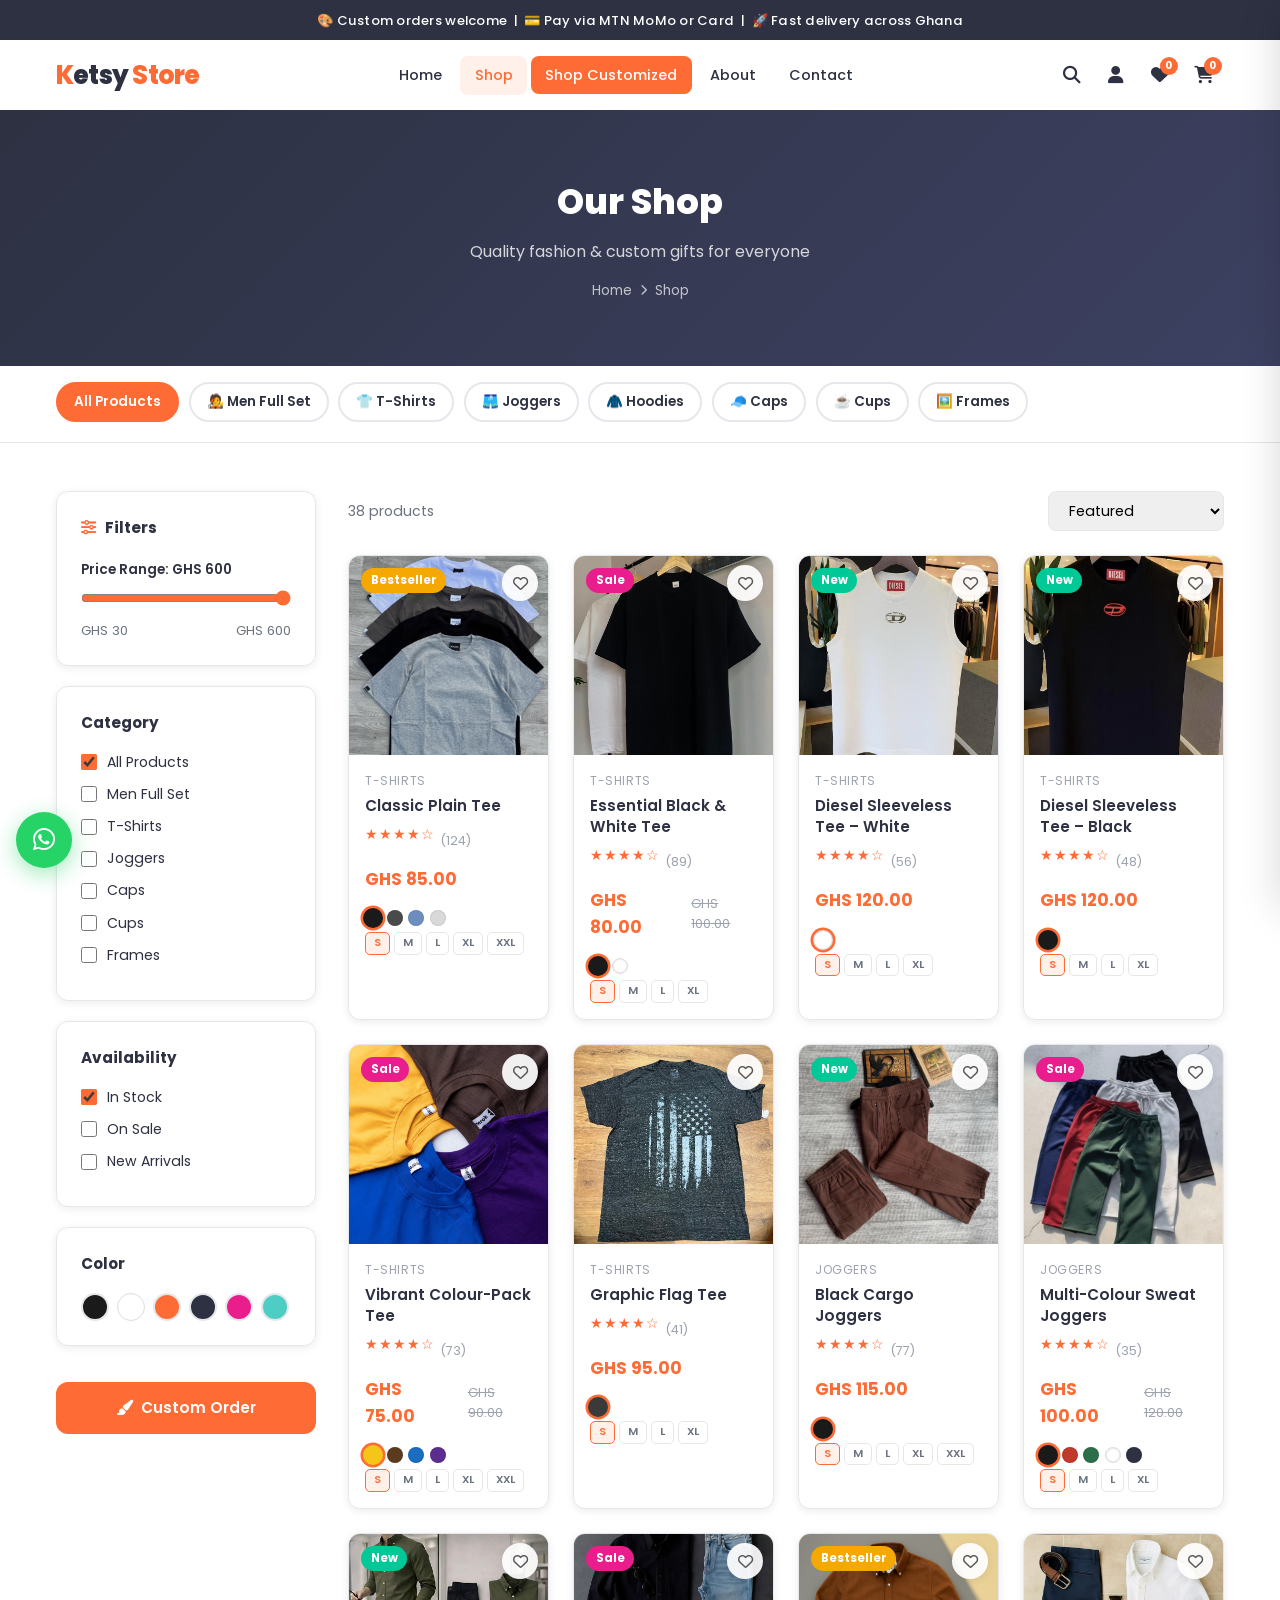
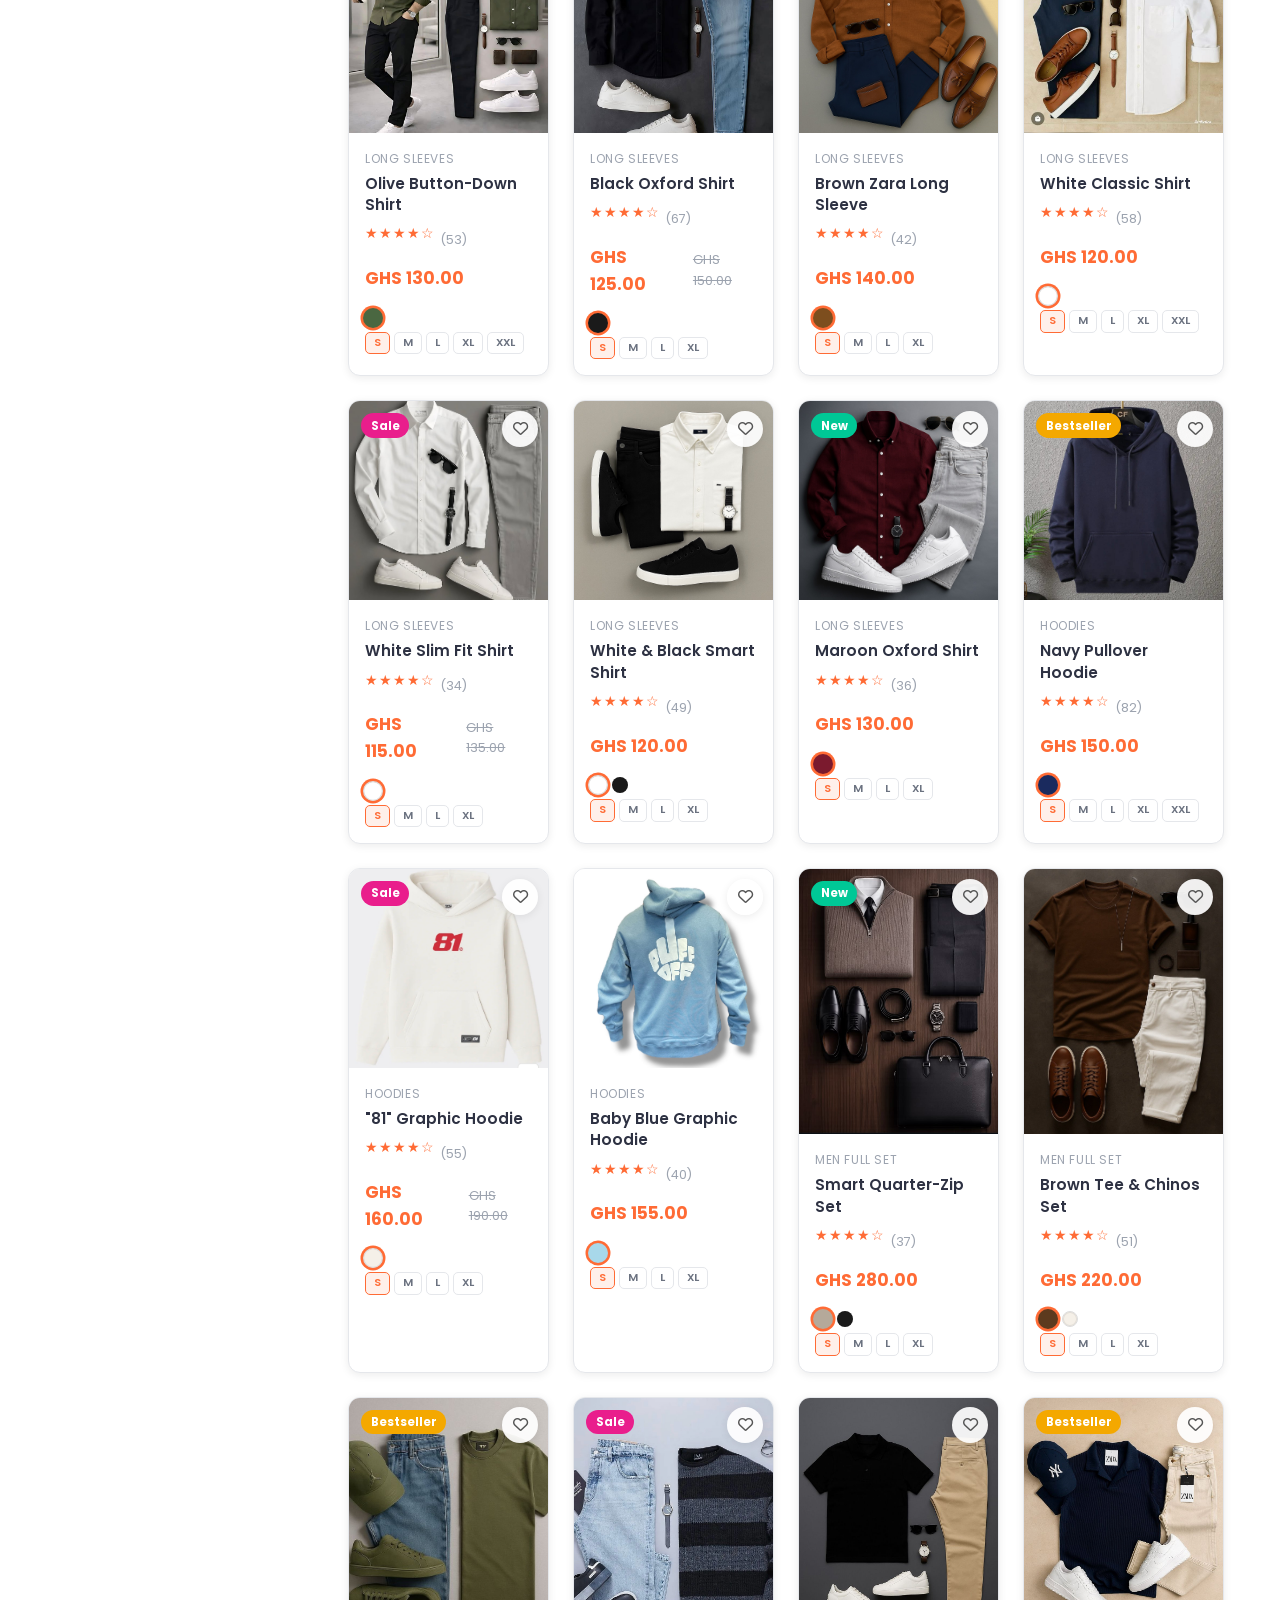
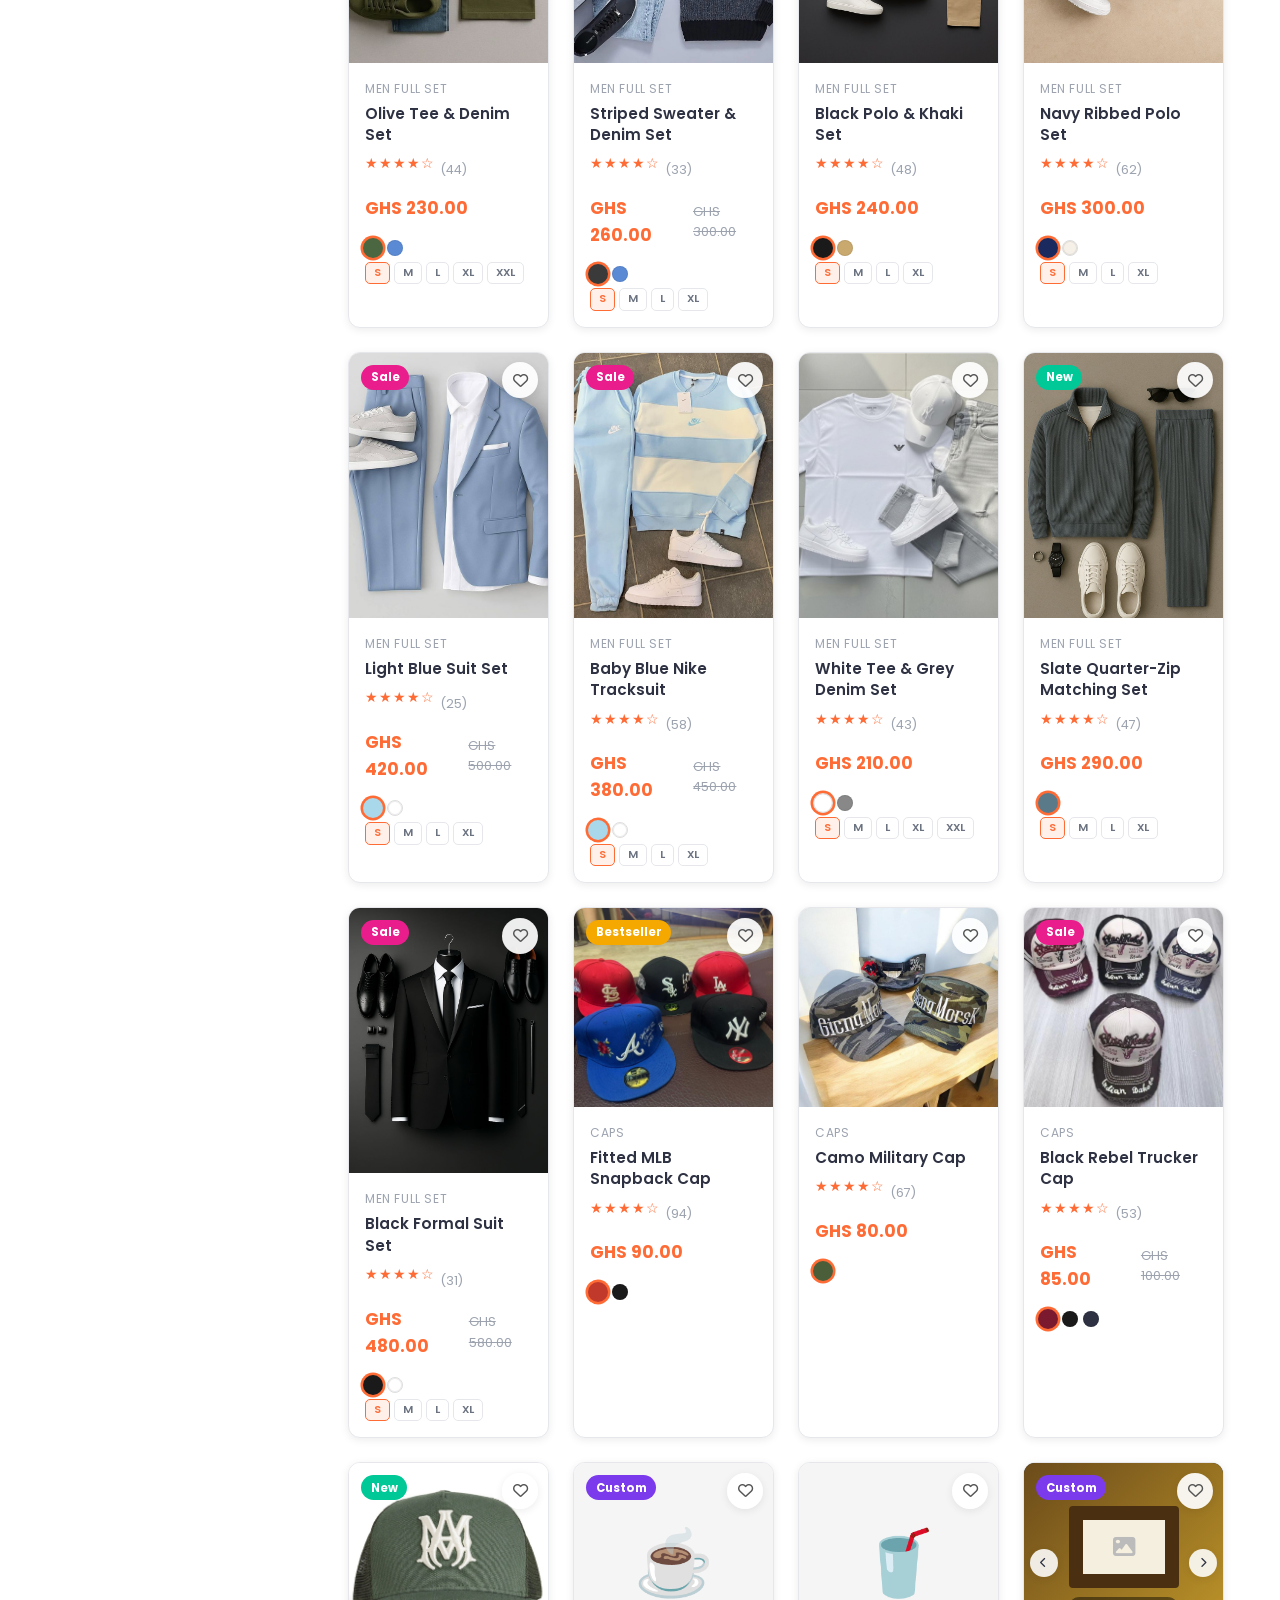
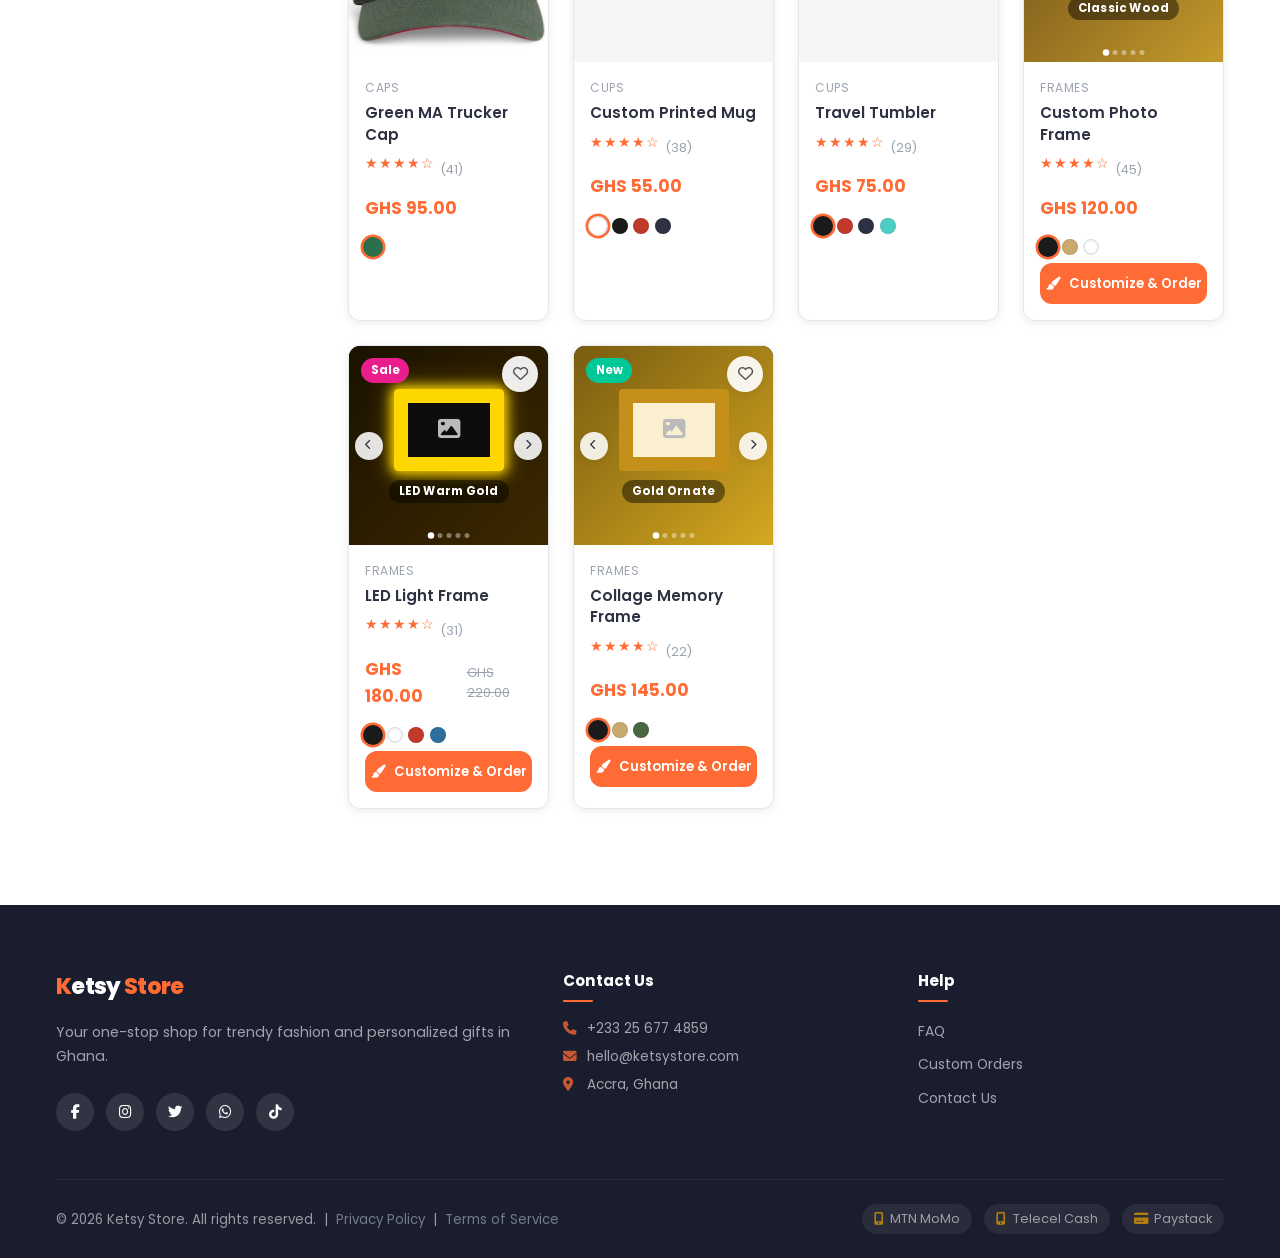
<file: shop.html>
<!DOCTYPE html>
<html lang="en">
<head>
  <meta charset="UTF-8"/>
  <meta name="viewport" content="width=device-width, initial-scale=1.0"/>
  <title>Shop – Ketsy Store</title>
  <meta name="description" content="Shop men's full sets, t-shirts, joggers, hoodies, caps, cups, crop tops and customized frames at Ketsy Store."/>
  <link rel="stylesheet" href="css/style.css"/>
  <link rel="stylesheet" href="https://cdnjs.cloudflare.com/ajax/libs/font-awesome/6.5.0/css/all.min.css"/>
  <link href="https://fonts.googleapis.com/css2?family=Poppins:wght@300;400;500;600;700;800&display=swap" rel="stylesheet"/>
</head>
<body>

<div class="announcement-bar">🎨 Custom orders welcome &nbsp;|&nbsp; 💳 Pay via MTN MoMo or Card &nbsp;|&nbsp; 🚀 Fast delivery across Ghana</div>

<header class="header" id="header">
  <div class="container">
    <a href="index.html" class="logo"><span class="logo-k">K</span>etsy <span class="logo-store">Store</span></a>
    <nav class="nav" id="nav">
      <ul class="nav-list">
        <li><a href="index.html" class="nav-link">Home</a></li>
        <li class="dropdown">
          <a href="shop.html" class="nav-link active">Shop</a><button class="dropdown-toggle" aria-label="Toggle menu" aria-expanded="false"><i class="fas fa-chevron-down"></i></button>
          <ul class="dropdown-menu">
            <li><a href="shop.html?cat=tshirts">T-Shirts</a></li>
            <li><a href="shop.html?cat=joggers">Joggers</a></li>
            <li><a href="shop.html?cat=hoodies">Hoodies</a></li>
            <li><a href="shop.html?cat=fullset">Men Full Set</a></li>
          </ul>
        </li>
        <li class="dropdown">
          <a href="custom-order.html" class="nav-link">Shop Customized</a><button class="dropdown-toggle" aria-label="Toggle menu" aria-expanded="false"><i class="fas fa-chevron-down"></i></button>
          <ul class="dropdown-menu">
            <li><a href="custom-order.html?type=tshirt">🎨 Customized T-Shirt</a></li>
            <li><a href="custom-order.html?type=croptop">🎨 Customized Crop Top</a></li>
            <li><a href="custom-order.html?type=cap">🎨 Customized Cap</a></li>
            <li><a href="custom-order.html?type=cup">🎨 Customized Cup</a></li>
            <li><a href="custom-order.html?type=frame">🎨 Customized Frame</a></li>
          </ul>
        </li>
        <li><a href="about.html" class="nav-link">About</a></li>
        <li><a href="contact.html" class="nav-link">Contact</a></li>
      </ul>
    </nav>
    <div class="header-actions">
      <a href="search.html" class="icon-btn" title="Search"><i class="fas fa-search"></i></a>
      <a href="account.html" class="icon-btn" title="Account"><i class="fas fa-user"></i></a>
      <a href="wishlist.html" class="icon-btn" title="Wishlist"><i class="fas fa-heart"></i><span class="badge" id="wishlist-count">0</span></a>
      <button class="icon-btn cart-btn" id="cart-toggle" title="Cart"><i class="fas fa-shopping-cart"></i><span class="badge" id="cart-count">0</span></button>
      <button class="hamburger" id="hamburger"><span></span><span></span><span></span></button>
    </div>
  </div>
</header>

<div class="cart-overlay" id="cart-overlay"></div>
<aside class="cart-sidebar" id="cart-sidebar">
  <div class="cart-header">
    <h3><i class="fas fa-shopping-cart"></i> Your Cart</h3>
    <button id="cart-close" class="cart-close"><i class="fas fa-times"></i></button>
  </div>
  <div class="cart-items" id="cart-items">
    <div class="cart-empty"><i class="fas fa-shopping-bag"></i><p>Your cart is empty</p></div>
  </div>
  <div class="cart-footer" id="cart-footer" style="display:none">
    <div class="cart-total"><span>Subtotal:</span><span id="cart-total">GHS 0.00</span></div>
    <a href="checkout.html" class="btn btn-primary btn-block">Proceed to Checkout</a>
    <a href="shop.html" class="btn btn-outline btn-block">Continue Shopping</a>
  </div>
</aside>

<!-- Page Hero -->
<section class="page-hero">
  <div class="container">
    <h1>Our Shop</h1>
    <p>Quality fashion & custom gifts for everyone</p>
    <nav class="breadcrumb">
      <a href="index.html">Home</a>
      <i class="fas fa-chevron-right"></i>
      <span>Shop</span>
    </nav>
  </div>
</section>

<!-- Category Filter Pills -->
<div style="background:#fff;border-bottom:1px solid var(--border);padding:1rem 0;position:sticky;top:70px;z-index:50">
  <div class="container" style="display:flex;gap:.6rem;overflow-x:auto;padding-bottom:.25rem;flex-wrap:nowrap">
    <button class="cat-filter-btn btn btn-sm" data-cat="all" style="white-space:nowrap;border-radius:20px">All Products</button>
    <button class="cat-filter-btn btn btn-sm" data-cat="fullset" style="white-space:nowrap;border-radius:20px">🧑‍🎤 Men Full Set</button>
    <button class="cat-filter-btn btn btn-sm" data-cat="tshirts" style="white-space:nowrap;border-radius:20px">👕 T-Shirts</button>
    <button class="cat-filter-btn btn btn-sm" data-cat="joggers" style="white-space:nowrap;border-radius:20px">🩳 Joggers</button>
    <button class="cat-filter-btn btn btn-sm" data-cat="hoodies" style="white-space:nowrap;border-radius:20px">🧥 Hoodies</button>
    <button class="cat-filter-btn btn btn-sm" data-cat="caps" style="white-space:nowrap;border-radius:20px">🧢 Caps</button>
    <button class="cat-filter-btn btn btn-sm" data-cat="cups" style="white-space:nowrap;border-radius:20px">☕ Cups</button>
    <button class="cat-filter-btn btn btn-sm" data-cat="frames" style="white-space:nowrap;border-radius:20px">🖼️ Frames</button>
  </div>
</div>

<style>
  .cat-filter-btn { background:#fff; color:var(--text); border:2px solid var(--border); }
  .cat-filter-btn.active, .cat-filter-btn:hover { background:var(--primary); color:#fff; border-color:var(--primary); }
</style>

<!-- Shop Layout -->
<div class="container">
  <div class="shop-layout">
    <!-- Sidebar -->
    <aside class="filter-sidebar">
      <div class="filter-card">
        <h4><i class="fas fa-sliders-h" style="color:var(--primary);margin-right:.4rem"></i> Filters</h4>
        <div class="price-range">
          <label style="font-size:.85rem;font-weight:600;color:var(--secondary)">Price Range: <span id="price-label">GHS 600</span></label>
          <input type="range" id="price-range" min="30" max="600" value="600" step="10" style="margin-top:.5rem"/>
          <div class="price-labels"><span>GHS 30</span><span>GHS 600</span></div>
        </div>
      </div>

      <div class="filter-card">
        <h4>Category</h4>
        <label class="filter-option"><input type="checkbox" checked onchange="filterByCategory(this,'all')"> All Products</label>
        <label class="filter-option"><input type="checkbox"> Men Full Set</label>
        <label class="filter-option"><input type="checkbox"> T-Shirts</label>
        <label class="filter-option"><input type="checkbox"> Joggers</label>
        <label class="filter-option"><input type="checkbox"> Caps</label>
        <label class="filter-option"><input type="checkbox"> Cups</label>
        <label class="filter-option"><input type="checkbox"> Frames</label>
      </div>

      <div class="filter-card">
        <h4>Availability</h4>
        <label class="filter-option"><input type="checkbox" checked> In Stock</label>
        <label class="filter-option"><input type="checkbox"> On Sale</label>
        <label class="filter-option"><input type="checkbox"> New Arrivals</label>
      </div>

      <div class="filter-card">
        <h4>Color</h4>
        <div class="color-swatches">
          <span class="color-swatch" style="background:#1a1a1a" title="Black"></span>
          <span class="color-swatch" style="background:#fff;border:1px solid #ddd" title="White"></span>
          <span class="color-swatch" style="background:#FF6B35" title="Orange"></span>
          <span class="color-swatch" style="background:#2D3142" title="Navy"></span>
          <span class="color-swatch" style="background:#E91E8C" title="Pink"></span>
          <span class="color-swatch" style="background:#4ECDC4" title="Teal"></span>
        </div>
      </div>

      <a href="custom-order.html" class="btn btn-primary btn-block" style="margin-top:1rem">
        <i class="fas fa-paint-brush"></i> Custom Order
      </a>
    </aside>

    <!-- Main content -->
    <main>
      <div class="shop-main-header">
        <p class="results-count" id="results-count">Loading...</p>
        <select class="sort-select" id="sort-select">
          <option value="featured">Featured</option>
          <option value="price-asc">Price: Low to High</option>
          <option value="price-desc">Price: High to Low</option>
          <option value="rating">Top Rated</option>
          <option value="newest">Newest</option>
        </select>
      </div>
      <div class="products-grid" id="shop-products-grid"></div>
      <div class="pagination" id="pagination"></div>
    </main>
  </div>
</div>

<!-- Footer -->
<footer class="footer">
  <div class="container">
    <div class="footer-grid">
      <div class="footer-brand">
        <a href="index.html" class="logo footer-logo"><span class="logo-k">K</span>etsy <span class="logo-store">Store</span></a>
        <p>Your one-stop shop for trendy fashion and personalized gifts in Ghana.</p>
        <div class="social-links">
          <a href="#" class="social-link" aria-label="Facebook"><i class="fab fa-facebook-f"></i></a>
          <a href="#" class="social-link" aria-label="Instagram"><i class="fab fa-instagram"></i></a>
          <a href="#" class="social-link" aria-label="Twitter"><i class="fab fa-twitter"></i></a>
          <a href="#" class="social-link" aria-label="WhatsApp"><i class="fab fa-whatsapp"></i></a>
          <a href="#" class="social-link" aria-label="TikTok"><i class="fab fa-tiktok"></i></a>
        </div>
      </div>
      <div class="footer-col">
        <h4>Contact Us</h4>
        <p><i class="fas fa-phone"></i> +233 25 677 4859</p>
        <p><i class="fas fa-envelope"></i> hello@ketsystore.com</p>
        <p><i class="fas fa-map-marker-alt"></i> Accra, Ghana</p>
      </div>
      <div class="footer-col">
        <h4>Help</h4>
        <ul>
          <li><a href="faq.html">FAQ</a></li>
          <li><a href="custom-order.html">Custom Orders</a></li>
          <li><a href="contact.html">Contact Us</a></li>
        </ul>
      </div>
    </div>
    <div class="footer-bottom">
      <p>&copy; 2026 Ketsy Store. All rights reserved. &nbsp;|&nbsp; <a href="privacy-policy.html" style="color:var(--text-muted)">Privacy Policy</a> &nbsp;|&nbsp; <a href="terms.html" style="color:var(--text-muted)">Terms of Service</a></p>
      <div class="payment-badges">
        <span class="payment-badge"><i class="fas fa-mobile-alt"></i> MTN MoMo</span>
        <span class="payment-badge"><i class="fas fa-mobile-alt"></i> Telecel Cash</span>
        <span class="payment-badge"><i class="fas fa-credit-card"></i> Paystack</span>
      </div>
    </div>
  </div>
</footer>

<a href="https://wa.me/233256774859?text=Hi%20Ketsy%20Store%2C%20I%27d%20like%20help%20with%20an%20order." class="whatsapp-float" target="_blank" rel="noopener" aria-label="Chat on WhatsApp"><i class="fab fa-whatsapp"></i><span class="wa-label">Chat with us</span></a>
<button class="back-to-top" id="back-to-top"><i class="fas fa-chevron-up"></i></button>

<script src="js/products.js"></script>
<script src="js/cart.js"></script>
<script src="js/main.js"></script>
</body>
</html>
</file>
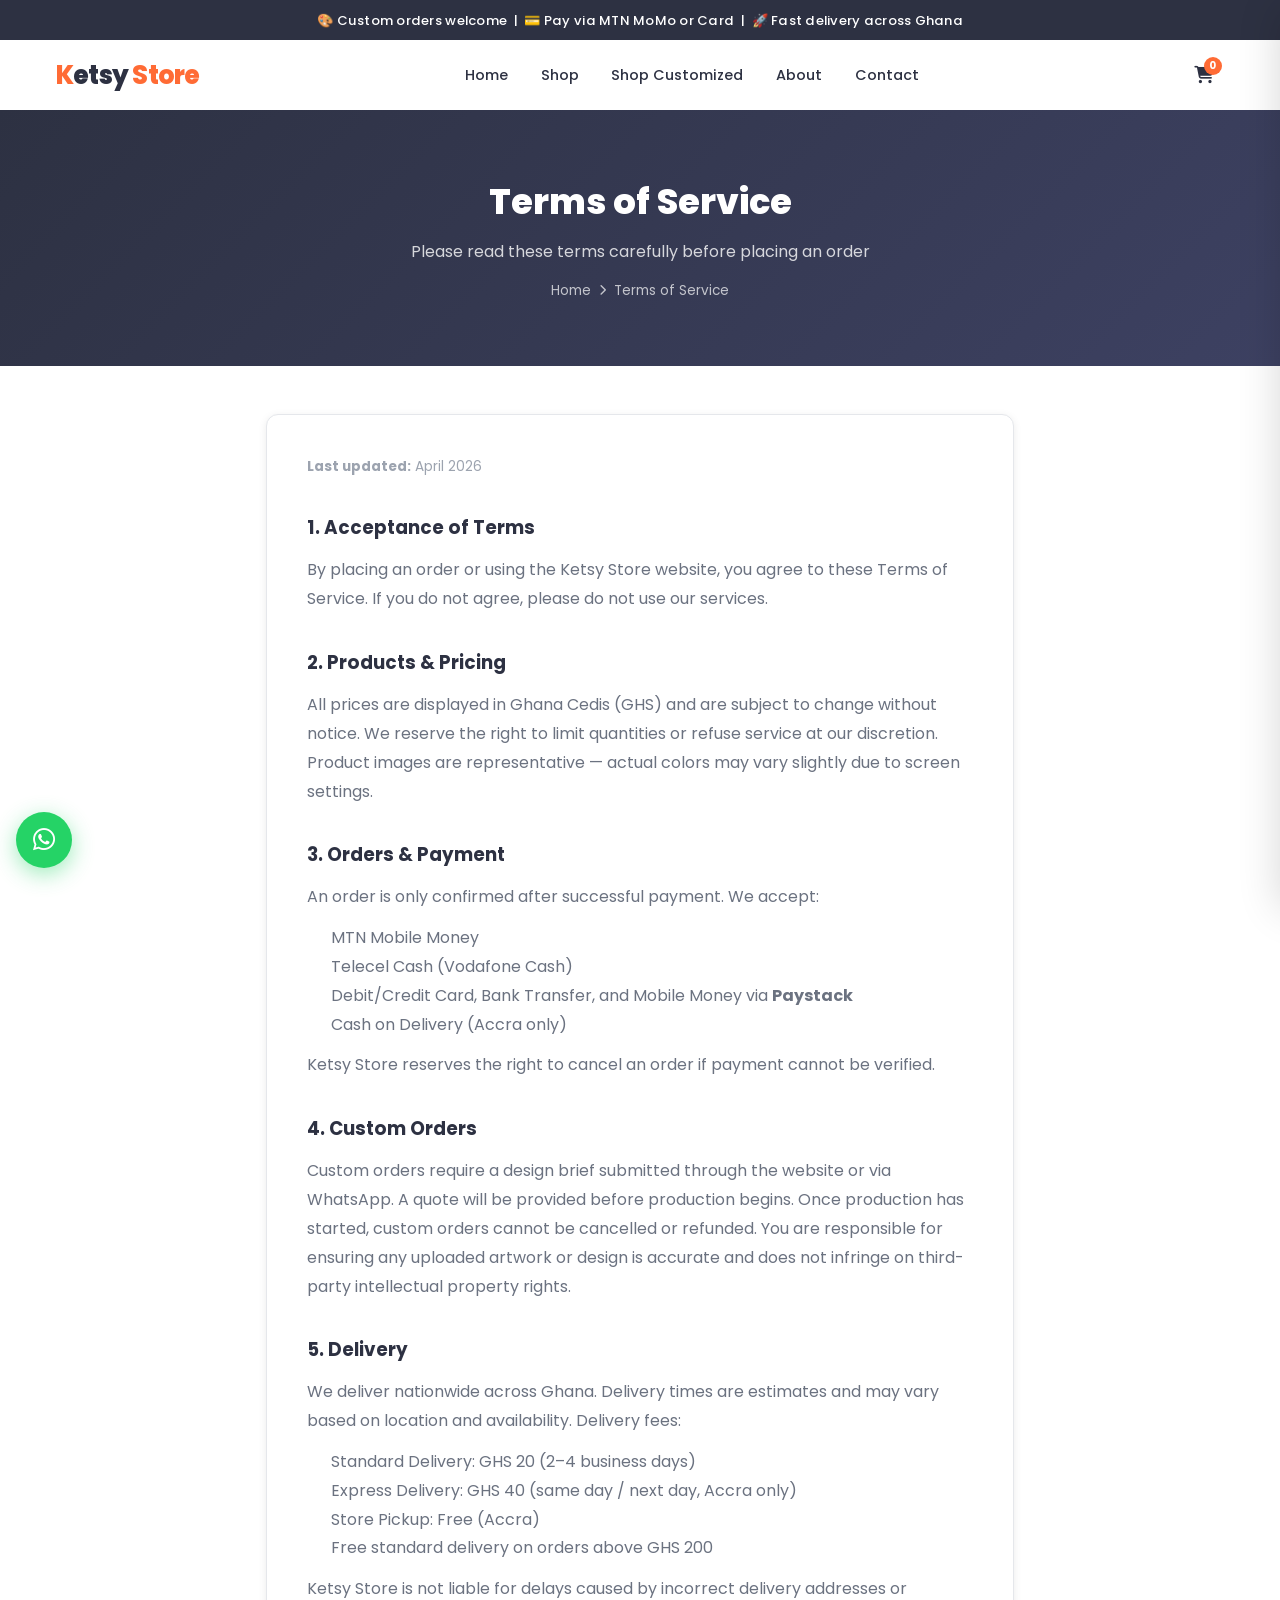
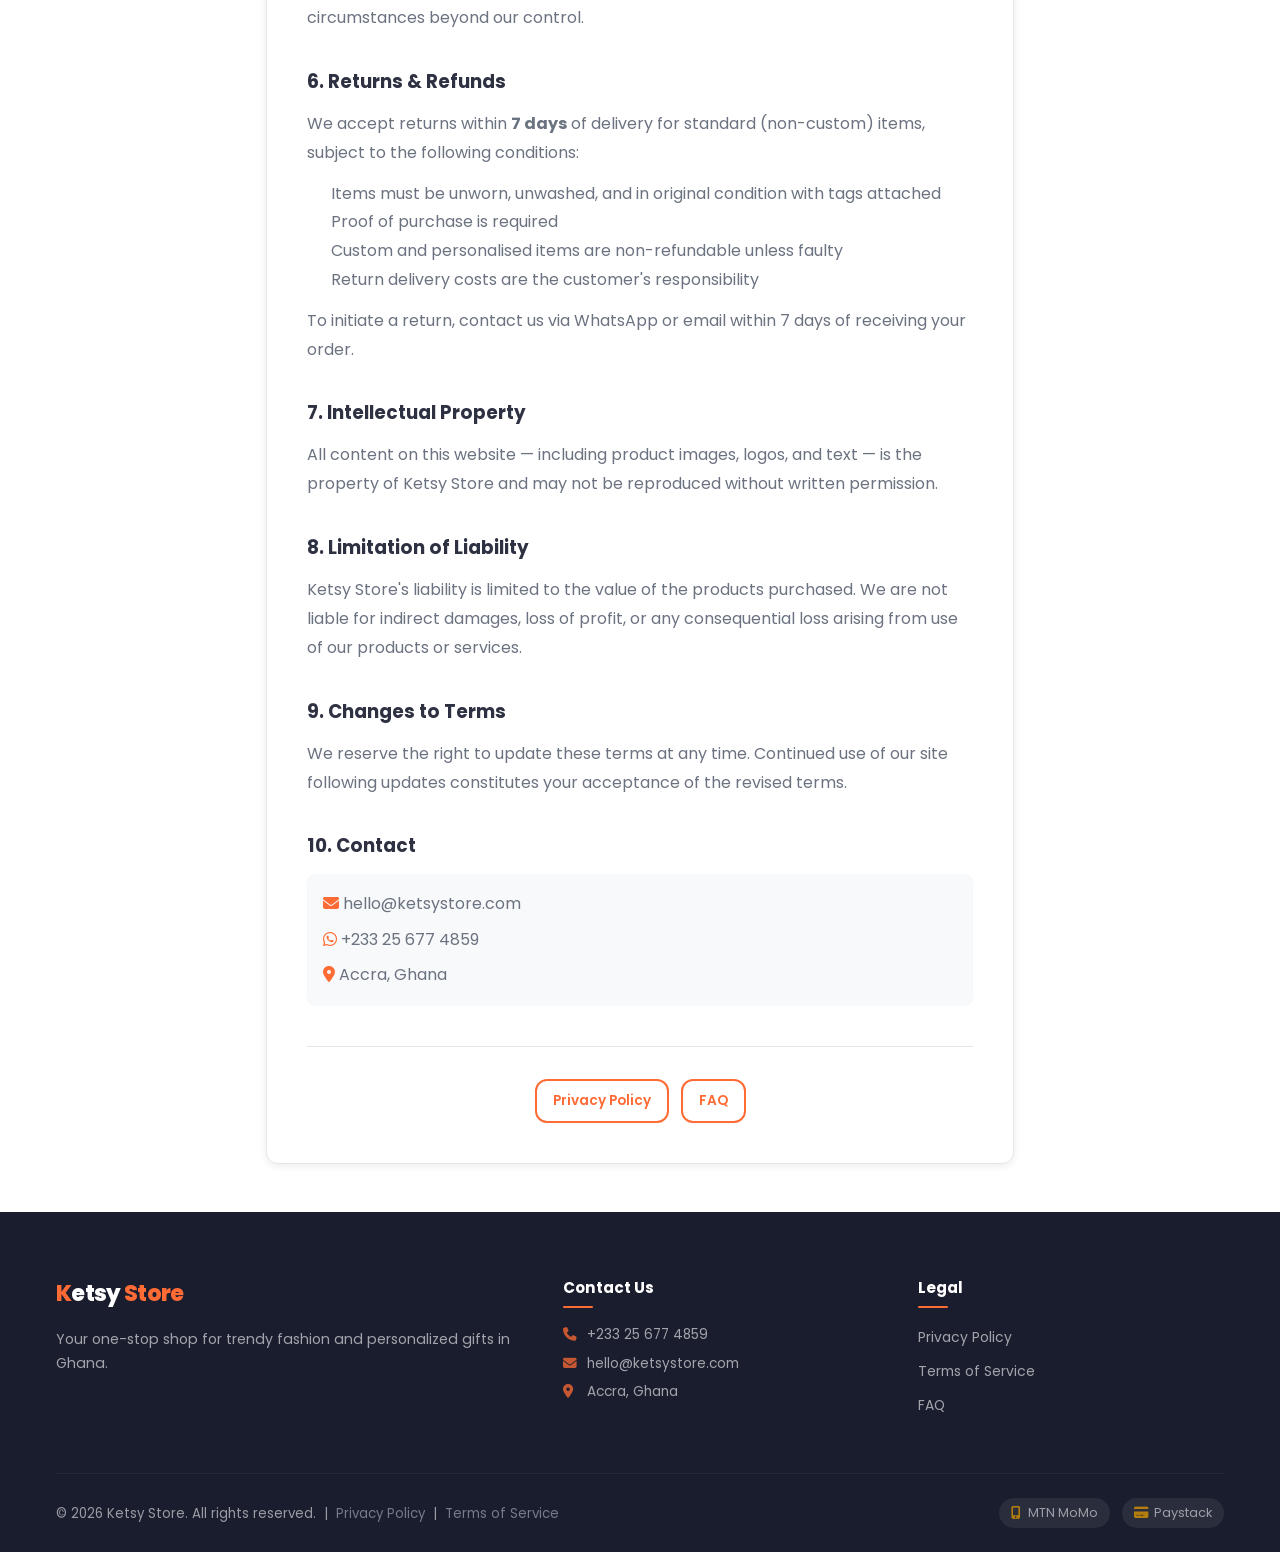
<file: terms.html>
<!DOCTYPE html>
<html lang="en">
<head>
  <meta charset="UTF-8"/>
  <meta name="viewport" content="width=device-width, initial-scale=1.0"/>
  <title>Terms of Service – Ketsy Store</title>
  <link rel="icon" type="image/png" href="images/tshirts/tshirt-1.jpg"/>
  <link rel="stylesheet" href="css/style.css"/>
  <link rel="stylesheet" href="https://cdnjs.cloudflare.com/ajax/libs/font-awesome/6.5.0/css/all.min.css"/>
  <link href="https://fonts.googleapis.com/css2?family=Poppins:wght@300;400;500;600;700;800&display=swap" rel="stylesheet"/>
</head>
<body>

<div class="announcement-bar">🎨 Custom orders welcome &nbsp;|&nbsp; 💳 Pay via MTN MoMo or Card &nbsp;|&nbsp; 🚀 Fast delivery across Ghana</div>

<header class="header" id="header">
  <div class="container">
    <a href="index.html" class="logo"><span class="logo-k">K</span>etsy <span class="logo-store">Store</span></a>
    <nav class="nav" id="nav">
      <ul class="nav-list">
        <li><a href="index.html" class="nav-link">Home</a></li>
        <li><a href="shop.html" class="nav-link">Shop</a></li>
        <li><a href="custom-order.html" class="nav-link">Shop Customized</a></li>
        <li><a href="about.html" class="nav-link">About</a></li>
        <li><a href="contact.html" class="nav-link">Contact</a></li>
      </ul>
    </nav>
    <div class="header-actions">
      <button class="icon-btn cart-btn" id="cart-toggle" title="Cart">
        <i class="fas fa-shopping-cart"></i><span class="badge" id="cart-count">0</span>
      </button>
      <button class="hamburger" id="hamburger" aria-label="Toggle menu"><span></span><span></span><span></span></button>
    </div>
  </div>
</header>

<div class="cart-overlay" id="cart-overlay"></div>
<aside class="cart-sidebar" id="cart-sidebar">
  <div class="cart-header"><h3><i class="fas fa-shopping-cart"></i> Your Cart</h3><button id="cart-close" class="cart-close"><i class="fas fa-times"></i></button></div>
  <div class="cart-items" id="cart-items"><div class="cart-empty"><i class="fas fa-shopping-bag"></i><p>Your cart is empty</p></div></div>
  <div class="cart-footer" id="cart-footer" style="display:none">
    <div class="cart-total"><span>Subtotal:</span><span id="cart-total">GHS 0.00</span></div>
    <a href="checkout.html" class="btn btn-primary btn-block">Proceed to Checkout</a>
  </div>
</aside>

<section class="page-hero">
  <div class="container">
    <h1>Terms of Service</h1>
    <p>Please read these terms carefully before placing an order</p>
    <nav class="breadcrumb">
      <a href="index.html">Home</a><i class="fas fa-chevron-right"></i><span>Terms of Service</span>
    </nav>
  </div>
</section>

<div class="container" style="max-width:780px;padding:3rem 1rem">
  <div style="background:#fff;border-radius:var(--border-radius);padding:2.5rem;box-shadow:var(--shadow-sm);border:1px solid var(--border);line-height:1.8;color:var(--text-light)">

    <p style="font-size:.85rem;color:var(--text-muted);margin-bottom:2rem"><strong>Last updated:</strong> April 2026</p>

    <h2 style="color:var(--secondary);font-size:1.15rem;margin:2rem 0 .75rem">1. Acceptance of Terms</h2>
    <p>By placing an order or using the Ketsy Store website, you agree to these Terms of Service. If you do not agree, please do not use our services.</p>

    <h2 style="color:var(--secondary);font-size:1.15rem;margin:2rem 0 .75rem">2. Products & Pricing</h2>
    <p>All prices are displayed in Ghana Cedis (GHS) and are subject to change without notice. We reserve the right to limit quantities or refuse service at our discretion. Product images are representative — actual colors may vary slightly due to screen settings.</p>

    <h2 style="color:var(--secondary);font-size:1.15rem;margin:2rem 0 .75rem">3. Orders & Payment</h2>
    <p>An order is only confirmed after successful payment. We accept:</p>
    <ul style="padding-left:1.5rem;margin:.75rem 0">
      <li>MTN Mobile Money</li>
      <li>Telecel Cash (Vodafone Cash)</li>
      <li>Debit/Credit Card, Bank Transfer, and Mobile Money via <strong>Paystack</strong></li>
      <li>Cash on Delivery (Accra only)</li>
    </ul>
    <p>Ketsy Store reserves the right to cancel an order if payment cannot be verified.</p>

    <h2 style="color:var(--secondary);font-size:1.15rem;margin:2rem 0 .75rem">4. Custom Orders</h2>
    <p>Custom orders require a design brief submitted through the website or via WhatsApp. A quote will be provided before production begins. Once production has started, custom orders cannot be cancelled or refunded. You are responsible for ensuring any uploaded artwork or design is accurate and does not infringe on third-party intellectual property rights.</p>

    <h2 style="color:var(--secondary);font-size:1.15rem;margin:2rem 0 .75rem">5. Delivery</h2>
    <p>We deliver nationwide across Ghana. Delivery times are estimates and may vary based on location and availability. Delivery fees:</p>
    <ul style="padding-left:1.5rem;margin:.75rem 0">
      <li>Standard Delivery: GHS 20 (2–4 business days)</li>
      <li>Express Delivery: GHS 40 (same day / next day, Accra only)</li>
      <li>Store Pickup: Free (Accra)</li>
      <li>Free standard delivery on orders above GHS 200</li>
    </ul>
    <p>Ketsy Store is not liable for delays caused by incorrect delivery addresses or circumstances beyond our control.</p>

    <h2 style="color:var(--secondary);font-size:1.15rem;margin:2rem 0 .75rem">6. Returns & Refunds</h2>
    <p>We accept returns within <strong>7 days</strong> of delivery for standard (non-custom) items, subject to the following conditions:</p>
    <ul style="padding-left:1.5rem;margin:.75rem 0">
      <li>Items must be unworn, unwashed, and in original condition with tags attached</li>
      <li>Proof of purchase is required</li>
      <li>Custom and personalised items are non-refundable unless faulty</li>
      <li>Return delivery costs are the customer's responsibility</li>
    </ul>
    <p>To initiate a return, contact us via WhatsApp or email within 7 days of receiving your order.</p>

    <h2 style="color:var(--secondary);font-size:1.15rem;margin:2rem 0 .75rem">7. Intellectual Property</h2>
    <p>All content on this website — including product images, logos, and text — is the property of Ketsy Store and may not be reproduced without written permission.</p>

    <h2 style="color:var(--secondary);font-size:1.15rem;margin:2rem 0 .75rem">8. Limitation of Liability</h2>
    <p>Ketsy Store's liability is limited to the value of the products purchased. We are not liable for indirect damages, loss of profit, or any consequential loss arising from use of our products or services.</p>

    <h2 style="color:var(--secondary);font-size:1.15rem;margin:2rem 0 .75rem">9. Changes to Terms</h2>
    <p>We reserve the right to update these terms at any time. Continued use of our site following updates constitutes your acceptance of the revised terms.</p>

    <h2 style="color:var(--secondary);font-size:1.15rem;margin:2rem 0 .75rem">10. Contact</h2>
    <div style="background:var(--bg-light);border-radius:8px;padding:1rem;margin-top:.75rem">
      <p style="margin:0"><i class="fas fa-envelope" style="color:var(--primary)"></i> <a href="mailto:hello@ketsystore.com">hello@ketsystore.com</a></p>
      <p style="margin:.4rem 0 0"><i class="fab fa-whatsapp" style="color:var(--primary)"></i> <a href="https://wa.me/233256774859" target="_blank">+233 25 677 4859</a></p>
      <p style="margin:.4rem 0 0"><i class="fas fa-map-marker-alt" style="color:var(--primary)"></i> Accra, Ghana</p>
    </div>

    <div style="margin-top:2.5rem;padding-top:2rem;border-top:1px solid var(--border);text-align:center">
      <a href="privacy-policy.html" class="btn btn-outline btn-sm" style="margin-right:.5rem">Privacy Policy</a>
      <a href="faq.html" class="btn btn-outline btn-sm">FAQ</a>
    </div>
  </div>
</div>

<footer class="footer">
  <div class="container">
    <div class="footer-grid">
      <div class="footer-brand">
        <a href="index.html" class="logo footer-logo"><span class="logo-k">K</span>etsy <span class="logo-store">Store</span></a>
        <p>Your one-stop shop for trendy fashion and personalized gifts in Ghana.</p>
      </div>
      <div class="footer-col">
        <h4>Contact Us</h4>
        <p><i class="fas fa-phone"></i> +233 25 677 4859</p>
        <p><i class="fas fa-envelope"></i> hello@ketsystore.com</p>
        <p><i class="fas fa-map-marker-alt"></i> Accra, Ghana</p>
      </div>
      <div class="footer-col">
        <h4>Legal</h4>
        <ul>
          <li><a href="privacy-policy.html">Privacy Policy</a></li>
          <li><a href="terms.html">Terms of Service</a></li>
          <li><a href="faq.html">FAQ</a></li>
        </ul>
      </div>
    </div>
    <div class="footer-bottom">
      <p>&copy; 2026 Ketsy Store. All rights reserved. &nbsp;|&nbsp; <a href="privacy-policy.html" style="color:var(--text-muted)">Privacy Policy</a> &nbsp;|&nbsp; <a href="terms.html" style="color:var(--text-muted)">Terms of Service</a></p>
      <div class="payment-badges">
        <span class="payment-badge"><i class="fas fa-mobile-alt"></i> MTN MoMo</span>
        <span class="payment-badge"><i class="fas fa-credit-card"></i> Paystack</span>
      </div>
    </div>
  </div>
</footer>

<a href="https://wa.me/233256774859?text=Hi%20Ketsy%20Store" class="whatsapp-float" target="_blank" rel="noopener" aria-label="Chat on WhatsApp"><i class="fab fa-whatsapp"></i><span class="wa-label">Chat with us</span></a>
<button class="back-to-top" id="back-to-top" aria-label="Back to top"><i class="fas fa-chevron-up"></i></button>

<script src="js/products.js"></script>
<script src="js/cart.js"></script>
<script src="js/main.js"></script>
</body>
</html>
</file>
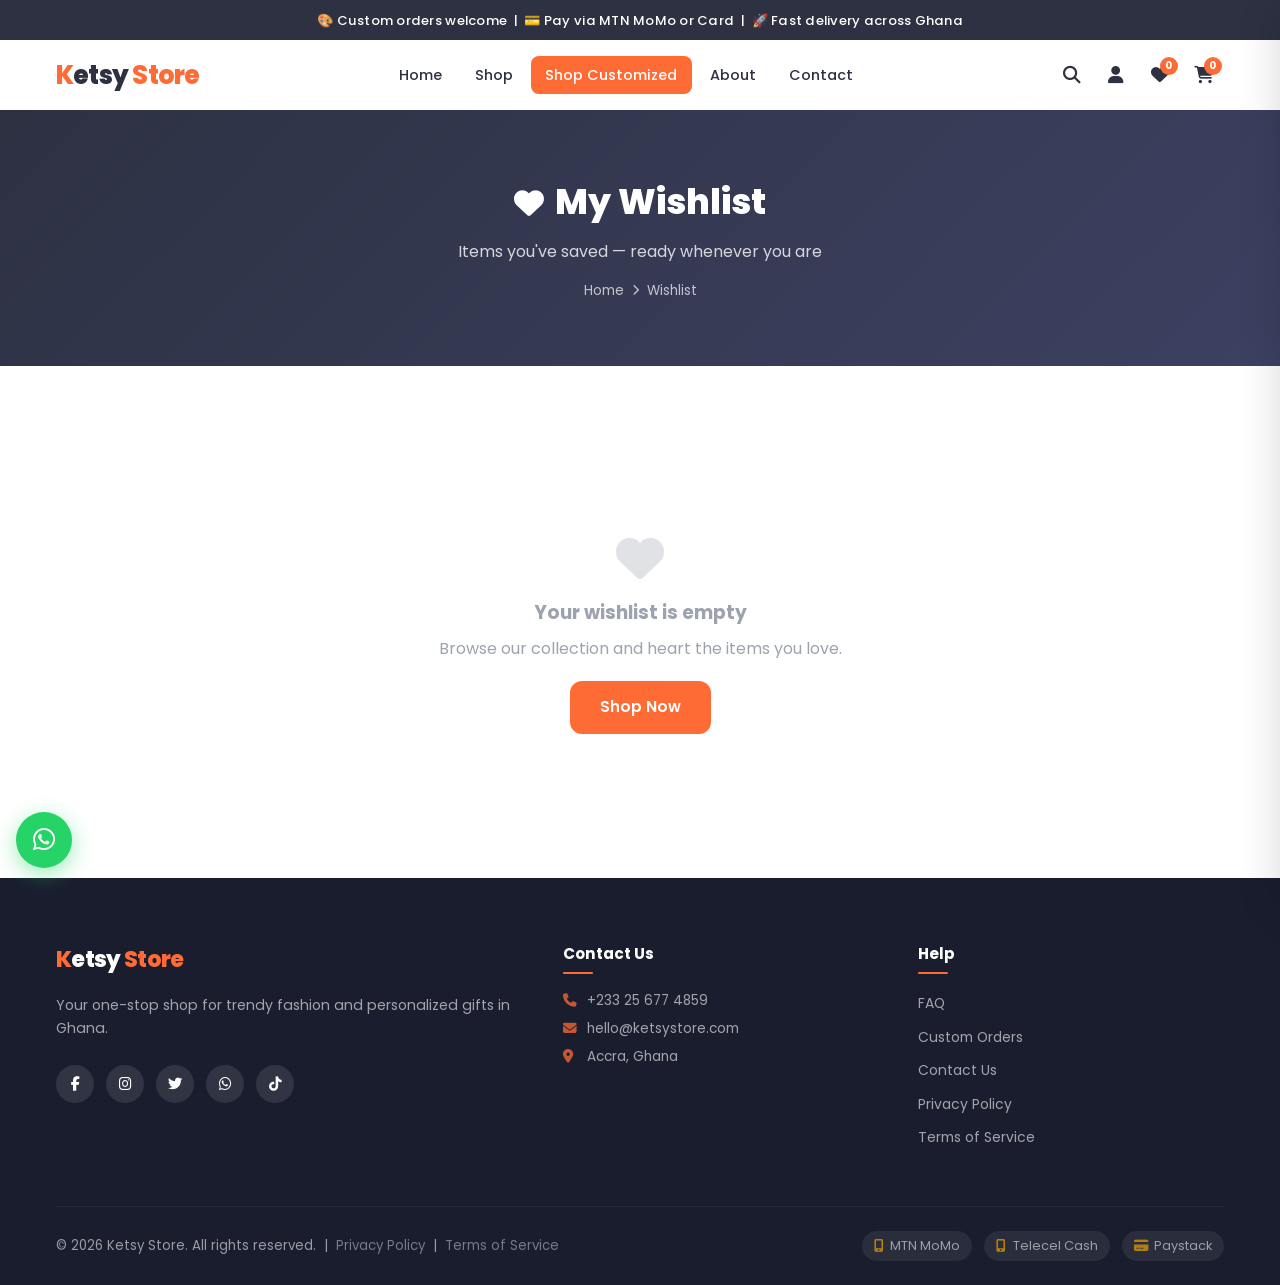
<file: wishlist.html>
<!DOCTYPE html>
<html lang="en">
<head>
  <meta charset="UTF-8"/>
  <meta name="viewport" content="width=device-width, initial-scale=1.0"/>
  <title>My Wishlist – Ketsy Store</title>
  <meta name="description" content="Your saved items at Ketsy Store Ghana."/>
  <link rel="icon" type="image/png" href="images/tshirts/tshirt-1.jpg"/>
  <link rel="stylesheet" href="css/style.css"/>
  <link rel="stylesheet" href="https://cdnjs.cloudflare.com/ajax/libs/font-awesome/6.5.0/css/all.min.css"/>
  <link href="https://fonts.googleapis.com/css2?family=Poppins:wght@300;400;500;600;700;800&display=swap" rel="stylesheet"/>
</head>
<body>

<div class="announcement-bar">🎨 Custom orders welcome &nbsp;|&nbsp; 💳 Pay via MTN MoMo or Card &nbsp;|&nbsp; 🚀 Fast delivery across Ghana</div>

<header class="header" id="header">
  <div class="container">
    <a href="index.html" class="logo"><span class="logo-k">K</span>etsy <span class="logo-store">Store</span></a>
    <nav class="nav" id="nav">
      <ul class="nav-list">
        <li><a href="index.html" class="nav-link">Home</a></li>
        <li class="dropdown">
          <a href="shop.html" class="nav-link">Shop</a><button class="dropdown-toggle" aria-label="Toggle menu" aria-expanded="false"><i class="fas fa-chevron-down"></i></button>
          <ul class="dropdown-menu">
            <li><a href="shop.html?cat=tshirts">T-Shirts</a></li>
            <li><a href="shop.html?cat=joggers">Joggers</a></li>
            <li><a href="shop.html?cat=hoodies">Hoodies</a></li>
            <li><a href="shop.html?cat=fullset">Men Full Set</a></li>
          </ul>
        </li>
        <li class="dropdown">
          <a href="custom-order.html" class="nav-link">Shop Customized</a><button class="dropdown-toggle" aria-label="Toggle menu" aria-expanded="false"><i class="fas fa-chevron-down"></i></button>
          <ul class="dropdown-menu">
            <li><a href="custom-order.html?type=tshirt">🎨 Customized T-Shirt</a></li>
            <li><a href="custom-order.html?type=croptop">🎨 Customized Crop Top</a></li>
            <li><a href="custom-order.html?type=cap">🎨 Customized Cap</a></li>
            <li><a href="custom-order.html?type=cup">🎨 Customized Cup</a></li>
            <li><a href="custom-order.html?type=frame">🎨 Customized Frame</a></li>
          </ul>
        </li>
        <li><a href="about.html" class="nav-link">About</a></li>
        <li><a href="contact.html" class="nav-link">Contact</a></li>
      </ul>
    </nav>
    <div class="header-actions">
      <a href="search.html" class="icon-btn" title="Search"><i class="fas fa-search"></i></a>
      <a href="account.html" class="icon-btn" title="Account"><i class="fas fa-user"></i></a>
      <a href="wishlist.html" class="icon-btn active" title="Wishlist"><i class="fas fa-heart"></i><span class="badge" id="wishlist-count">0</span></a>
      <button class="icon-btn cart-btn" id="cart-toggle" title="Cart">
        <i class="fas fa-shopping-cart"></i><span class="badge" id="cart-count">0</span>
      </button>
      <button class="hamburger" id="hamburger" aria-label="Toggle menu"><span></span><span></span><span></span></button>
    </div>
  </div>
</header>

<div class="cart-overlay" id="cart-overlay"></div>
<aside class="cart-sidebar" id="cart-sidebar">
  <div class="cart-header"><h3><i class="fas fa-shopping-cart"></i> Your Cart</h3><button id="cart-close" class="cart-close"><i class="fas fa-times"></i></button></div>
  <div class="cart-items" id="cart-items"><div class="cart-empty"><i class="fas fa-shopping-bag"></i><p>Your cart is empty</p></div></div>
  <div class="cart-footer" id="cart-footer" style="display:none">
    <div class="cart-total"><span>Subtotal:</span><span id="cart-total">GHS 0.00</span></div>
    <a href="checkout.html" class="btn btn-primary btn-block">Proceed to Checkout</a>
    <a href="shop.html" class="btn btn-outline btn-block">Continue Shopping</a>
  </div>
</aside>

<!-- Page Hero -->
<section class="page-hero">
  <div class="container">
    <h1><i class="fas fa-heart" style="font-size:.85em;margin-right:.3rem"></i> My Wishlist</h1>
    <p>Items you've saved — ready whenever you are</p>
    <nav class="breadcrumb">
      <a href="index.html">Home</a><i class="fas fa-chevron-right"></i><span>Wishlist</span>
    </nav>
  </div>
</section>

<section class="section" style="min-height:40vh">
  <div class="container">
    <div style="display:flex;align-items:center;justify-content:space-between;margin-bottom:1.5rem;flex-wrap:wrap;gap:.75rem">
      <p id="wishlist-count-label" style="color:var(--text-muted);font-size:.9rem"></p>
      <button id="clear-wishlist" class="btn btn-outline btn-sm" style="display:none">
        <i class="fas fa-trash"></i> Clear Wishlist
      </button>
    </div>
    <div class="products-grid" id="wishlist-grid"></div>
  </div>
</section>

<footer class="footer">
  <div class="container">
    <div class="footer-grid">
      <div class="footer-brand">
        <a href="index.html" class="logo footer-logo"><span class="logo-k">K</span>etsy <span class="logo-store">Store</span></a>
        <p>Your one-stop shop for trendy fashion and personalized gifts in Ghana.</p>
        <div class="social-links">
          <a href="#" class="social-link" aria-label="Facebook"><i class="fab fa-facebook-f"></i></a>
          <a href="#" class="social-link" aria-label="Instagram"><i class="fab fa-instagram"></i></a>
          <a href="#" class="social-link" aria-label="Twitter"><i class="fab fa-twitter"></i></a>
          <a href="#" class="social-link" aria-label="WhatsApp"><i class="fab fa-whatsapp"></i></a>
          <a href="#" class="social-link" aria-label="TikTok"><i class="fab fa-tiktok"></i></a>
        </div>
      </div>
      <div class="footer-col">
        <h4>Contact Us</h4>
        <p><i class="fas fa-phone"></i> +233 25 677 4859</p>
        <p><i class="fas fa-envelope"></i> hello@ketsystore.com</p>
        <p><i class="fas fa-map-marker-alt"></i> Accra, Ghana</p>
      </div>
      <div class="footer-col">
        <h4>Help</h4>
        <ul>
          <li><a href="faq.html">FAQ</a></li>
          <li><a href="custom-order.html">Custom Orders</a></li>
          <li><a href="contact.html">Contact Us</a></li>
          <li><a href="privacy-policy.html">Privacy Policy</a></li>
          <li><a href="terms.html">Terms of Service</a></li>
        </ul>
      </div>
    </div>
    <div class="footer-bottom">
      <p>&copy; 2026 Ketsy Store. All rights reserved. &nbsp;|&nbsp; <a href="privacy-policy.html" style="color:var(--text-muted)">Privacy Policy</a> &nbsp;|&nbsp; <a href="terms.html" style="color:var(--text-muted)">Terms of Service</a></p>
      <div class="payment-badges">
        <span class="payment-badge"><i class="fas fa-mobile-alt"></i> MTN MoMo</span>
        <span class="payment-badge"><i class="fas fa-mobile-alt"></i> Telecel Cash</span>
        <span class="payment-badge"><i class="fas fa-credit-card"></i> Paystack</span>
      </div>
    </div>
  </div>
</footer>

<a href="https://wa.me/233256774859?text=Hi%20Ketsy%20Store%2C%20I%27d%20like%20to%20order%20something." class="whatsapp-float" target="_blank" rel="noopener" aria-label="Chat on WhatsApp"><i class="fab fa-whatsapp"></i><span class="wa-label">Chat with us</span></a>
<button class="back-to-top" id="back-to-top" aria-label="Back to top"><i class="fas fa-chevron-up"></i></button>

<script src="js/products.js"></script>
<script src="js/cart.js"></script>
<script src="js/main.js"></script>
<script>
  document.addEventListener('DOMContentLoaded', function() {
    const grid = document.getElementById('wishlist-grid');
    const countLabel = document.getElementById('wishlist-count-label');
    const clearBtn = document.getElementById('clear-wishlist');

    function renderWishlist() {
      const wishlistIds = JSON.parse(localStorage.getItem('ketsy_wishlist') || '[]');
      const items = wishlistIds.map(id => getProductById(id)).filter(Boolean);

      document.querySelectorAll('#wishlist-count').forEach(el => el.textContent = wishlistIds.length);
      countLabel.textContent = items.length
        ? `${items.length} saved item${items.length !== 1 ? 's' : ''}`
        : '';
      clearBtn.style.display = items.length ? 'inline-flex' : 'none';

      if (!items.length) {
        grid.innerHTML = `<div style="grid-column:1/-1;text-align:center;padding:4rem 1rem;color:var(--text-muted)">
          <i class="fas fa-heart" style="font-size:3rem;opacity:.3;margin-bottom:1rem"></i>
          <h3 style="margin-bottom:.5rem">Your wishlist is empty</h3>
          <p>Browse our collection and heart the items you love.</p>
          <a href="shop.html" class="btn btn-primary" style="margin-top:1.25rem">Shop Now</a>
        </div>`;
        return;
      }
      grid.innerHTML = items.map(renderProductCard).join('');
      bindProductCardEvents(grid);
    }

    renderWishlist();

    clearBtn.addEventListener('click', () => {
      localStorage.setItem('ketsy_wishlist', '[]');
      renderWishlist();
      showToast('Wishlist cleared', '');
    });
  });
</script>
</body>
</html>
</file>
<file: css/style.css>
/* ===================================================
   KETSY STORE – Main Stylesheet
   =================================================== */

/* --- CSS Variables --- */
:root {
  --primary: #FF6B35;
  --primary-dark: #e85a25;
  --primary-light: #FF8F65;
  --secondary: #2D3142;
  --accent: #F7C59F;
  --success: #00C896;
  --warning: #F4A800;
  --danger: #E91E8C;
  --text: #2D3142;
  --text-light: #6B7280;
  --text-muted: #9CA3AF;
  --bg: #FFFFFF;
  --bg-light: #F8F9FA;
  --bg-dark: #1A1D2E;
  --border: #E5E7EB;
  --border-radius: 12px;
  --border-radius-sm: 8px;
  --border-radius-lg: 20px;
  --shadow-sm: 0 2px 8px rgba(0,0,0,0.08);
  --shadow: 0 4px 20px rgba(0,0,0,0.12);
  --shadow-lg: 0 8px 40px rgba(0,0,0,0.16);
  --transition: all 0.3s ease;
  --font: 'Poppins', sans-serif;
}

/* --- Reset & Base --- */
*, *::before, *::after { box-sizing: border-box; margin: 0; padding: 0; }

html { scroll-behavior: smooth; }

body {
  font-family: var(--font);
  color: var(--text);
  background: var(--bg);
  line-height: 1.6;
  overflow-x: hidden;
}

a { text-decoration: none; color: inherit; transition: var(--transition); }

img { max-width: 100%; display: block; }

ul { list-style: none; }

input, textarea, select, button { font-family: var(--font); }

/* --- Container --- */
.container {
  max-width: 1200px;
  margin: 0 auto;
  padding: 0 1.5rem;
}

/* --- Buttons --- */
.btn {
  display: inline-flex;
  align-items: center;
  justify-content: center;
  gap: 0.5rem;
  padding: 0.75rem 1.75rem;
  border-radius: var(--border-radius);
  font-size: 0.95rem;
  font-weight: 600;
  cursor: pointer;
  border: 2px solid transparent;
  transition: var(--transition);
  white-space: nowrap;
}

.btn-primary {
  background: var(--primary);
  color: #fff;
  border-color: var(--primary);
}
.btn-primary:hover { background: var(--primary-dark); border-color: var(--primary-dark); transform: translateY(-2px); box-shadow: 0 6px 20px rgba(255,107,53,0.35); }

.btn-outline {
  background: transparent;
  color: var(--primary);
  border-color: var(--primary);
}
.btn-outline:hover { background: var(--primary); color: #fff; }

.btn-outline-white {
  background: transparent;
  color: #fff;
  border-color: #fff;
}
.btn-outline-white:hover { background: #fff; color: var(--primary); }

.btn-white {
  background: #fff;
  color: var(--primary);
  border-color: #fff;
}
.btn-white:hover { background: transparent; color: #fff; border-color: #fff; }

.btn-secondary {
  background: var(--secondary);
  color: #fff;
  border-color: var(--secondary);
}
.btn-secondary:hover { background: #3d4162; }

.btn-block { width: 100%; text-align: center; }

.btn-sm { padding: 0.5rem 1rem; font-size: 0.85rem; }

/* --- Announcement Bar --- */
.announcement-bar {
  background: var(--secondary);
  color: #fff;
  text-align: center;
  padding: 0.6rem 1rem;
  font-size: 0.82rem;
  font-weight: 500;
  letter-spacing: 0.02em;
}

/* --- Header --- */
.header {
  position: sticky;
  top: 0;
  z-index: 1000;
  background: #fff;
  box-shadow: var(--shadow-sm);
  transition: var(--transition);
}

.header .container {
  display: flex;
  align-items: center;
  justify-content: space-between;
  gap: 1rem;
  height: 70px;
}

/* Logo */
.logo {
  font-size: 1.6rem;
  font-weight: 800;
  color: var(--secondary);
  letter-spacing: -0.03em;
}
.logo-k { color: var(--primary); }
.logo-store { color: var(--primary); }
.footer-logo { font-size: 1.4rem; }

/* Nav */
.nav-list {
  display: flex;
  align-items: center;
  gap: 0.25rem;
}

.nav-link {
  display: flex;
  align-items: center;
  gap: 0.3rem;
  padding: 0.5rem 0.9rem;
  border-radius: var(--border-radius-sm);
  font-size: 0.9rem;
  font-weight: 500;
  color: var(--text);
}
.nav-link:hover, .nav-link.active { color: var(--primary); background: #FFF0EA; }

/* Dropdown */
.dropdown { position: relative; }

.dropdown-menu {
  position: absolute;
  top: calc(100% + 8px);
  left: 0;
  background: #fff;
  border-radius: var(--border-radius);
  box-shadow: var(--shadow);
  min-width: 200px;
  padding: 0.5rem 0;
  opacity: 0;
  visibility: hidden;
  transform: translateY(-10px);
  transition: var(--transition);
  z-index: 100;
  border: 1px solid var(--border);
}
.dropdown:hover .dropdown-menu {
  opacity: 1;
  visibility: visible;
  transform: translateY(0);
}
.dropdown-menu li a {
  display: block;
  padding: 0.6rem 1.2rem;
  font-size: 0.88rem;
  color: var(--text);
}
.dropdown-menu li a:hover { background: #FFF0EA; color: var(--primary); padding-left: 1.5rem; }

/* Header Actions */
.header-actions {
  display: flex;
  align-items: center;
  gap: 0.25rem;
}

.icon-btn {
  position: relative;
  width: 40px;
  height: 40px;
  display: flex;
  align-items: center;
  justify-content: center;
  border-radius: 50%;
  background: transparent;
  border: none;
  color: var(--text);
  font-size: 1.1rem;
  cursor: pointer;
  transition: var(--transition);
}
.icon-btn:hover { background: #FFF0EA; color: var(--primary); }

.badge {
  position: absolute;
  top: 2px;
  right: 2px;
  background: var(--primary);
  color: #fff;
  font-size: 0.65rem;
  font-weight: 700;
  min-width: 18px;
  height: 18px;
  border-radius: 9px;
  display: flex;
  align-items: center;
  justify-content: center;
  padding: 0 4px;
  line-height: 1;
}
.badge:empty, .badge[data-count="0"] { display: none; }

/* Hamburger */
.hamburger {
  display: none;
  flex-direction: column;
  gap: 5px;
  width: 36px;
  height: 36px;
  background: none;
  border: none;
  cursor: pointer;
  padding: 6px;
  border-radius: var(--border-radius-sm);
}
.hamburger span {
  display: block;
  height: 2px;
  background: var(--text);
  border-radius: 2px;
  transition: var(--transition);
}
.hamburger.active span:nth-child(1) { transform: rotate(45deg) translate(5px,5px); }
.hamburger.active span:nth-child(2) { opacity: 0; }
.hamburger.active span:nth-child(3) { transform: rotate(-45deg) translate(5px,-5px); }

/* ===== CART SIDEBAR ===== */
.cart-overlay {
  position: fixed;
  inset: 0;
  background: rgba(0,0,0,0.5);
  z-index: 1998;
  opacity: 0;
  visibility: hidden;
  transition: var(--transition);
}
.cart-overlay.active { opacity: 1; visibility: visible; }

.cart-sidebar {
  position: fixed;
  top: 0;
  right: 0;
  width: 380px;
  max-width: 100vw;
  height: 100vh;
  background: #fff;
  box-shadow: var(--shadow-lg);
  z-index: 1999;
  display: flex;
  flex-direction: column;
  transform: translateX(100%);
  transition: transform 0.35s cubic-bezier(.4,0,.2,1);
}
.cart-sidebar.open { transform: translateX(0); }

.cart-header {
  display: flex;
  align-items: center;
  justify-content: space-between;
  padding: 1.25rem 1.5rem;
  border-bottom: 1px solid var(--border);
}
.cart-header h3 { font-size: 1.1rem; font-weight: 700; }

.cart-close {
  width: 36px; height: 36px;
  border: none; background: var(--bg-light);
  border-radius: 50%; cursor: pointer;
  display: flex; align-items: center; justify-content: center;
  font-size: 1rem; transition: var(--transition);
}
.cart-close:hover { background: #FFE5D9; color: var(--primary); }

.cart-items {
  flex: 1;
  overflow-y: auto;
  padding: 1rem 1.5rem;
}

.cart-empty {
  display: flex;
  flex-direction: column;
  align-items: center;
  justify-content: center;
  gap: 1rem;
  height: 100%;
  color: var(--text-muted);
  font-size: 0.95rem;
}
.cart-empty i { font-size: 3rem; }

.cart-item {
  display: flex;
  gap: 1rem;
  padding: 1rem 0;
  border-bottom: 1px solid var(--border);
}
.cart-item-img {
  width: 70px; height: 70px;
  border-radius: var(--border-radius-sm);
  background: var(--bg-light);
  display: flex; align-items: center; justify-content: center;
  font-size: 2rem;
  flex-shrink: 0;
}
.cart-item-info { flex: 1; }
.cart-item-name { font-size: 0.88rem; font-weight: 600; margin-bottom: 0.25rem; }
.cart-item-variant { font-size: 0.78rem; color: var(--text-light); margin-bottom: 0.5rem; }
.cart-item-actions { display: flex; align-items: center; gap: 0.75rem; }
.qty-btn {
  width: 28px; height: 28px;
  border: 1px solid var(--border);
  background: #fff; border-radius: 6px;
  cursor: pointer; font-size: 1rem;
  display: flex; align-items: center; justify-content: center;
  transition: var(--transition);
}
.qty-btn:hover { background: var(--primary); color: #fff; border-color: var(--primary); }
.qty-value { font-size: 0.9rem; font-weight: 600; min-width: 20px; text-align: center; }
.cart-item-price { font-weight: 700; color: var(--primary); font-size: 0.95rem; }
.remove-item { background: none; border: none; color: var(--text-muted); cursor: pointer; font-size: 0.85rem; transition: var(--transition); }
.remove-item:hover { color: var(--danger); }

.cart-footer { padding: 1.25rem 1.5rem; border-top: 1px solid var(--border); display: flex; flex-direction: column; gap: 0.75rem; }
.cart-total { display: flex; justify-content: space-between; align-items: center; font-weight: 700; font-size: 1.05rem; }
.cart-total span:last-child { color: var(--primary); font-size: 1.2rem; }

/* ===== HERO ===== */
.hero {
  position: relative;
  overflow: hidden;
  min-height: 580px;
}
.hero-slides { width: 100%; }
.hero-slide {
  min-height: 580px;
  display: flex;
  align-items: center;
}
.hero-slide .container {
  display: flex;
  align-items: center;
  justify-content: space-between;
  gap: 2rem;
  width: 100%;
  max-width: 1200px;
  margin: 0 auto;
  padding: 4rem 1.5rem;
}
.hero-content { flex: 1; }
.hero-tag {
  display: inline-block;
  background: rgba(255,255,255,0.3);
  color: var(--secondary);
  padding: 0.35rem 1rem;
  border-radius: 20px;
  font-size: 0.85rem;
  font-weight: 600;
  margin-bottom: 1rem;
  backdrop-filter: blur(6px);
}
.hero-content h1 {
  font-size: clamp(2.5rem, 5vw, 4rem);
  font-weight: 800;
  line-height: 1.1;
  color: var(--secondary);
  margin-bottom: 1rem;
}
.hero-content h1 span { color: var(--primary); }
.hero-content p { font-size: 1.05rem; color: var(--secondary); opacity: 0.8; max-width: 420px; margin-bottom: 2rem; }
.hero-btns { display: flex; gap: 1rem; flex-wrap: wrap; }

.hero-image {
  flex: 0 0 auto;
  display: flex;
  align-items: center;
  justify-content: center;
}
.hero-shape {
  width: 300px; height: 300px;
  border-radius: 50%;
  background: rgba(255,255,255,0.3);
  display: flex;
  align-items: center;
  justify-content: center;
  backdrop-filter: blur(10px);
  border: 2px solid rgba(255,255,255,0.5);
}
.hero-icon { font-size: 8rem; color: var(--secondary); opacity: 0.6; }

.hero-dots { position: absolute; bottom: 1.5rem; left: 50%; transform: translateX(-50%); display: flex; gap: 0.5rem; }
.dot {
  width: 10px; height: 10px; border-radius: 50%;
  background: rgba(45,49,66,0.3); cursor: pointer; transition: var(--transition);
}
.dot.active { background: var(--primary); transform: scale(1.3); }

/* ===== FEATURES STRIP ===== */
.features-strip {
  background: var(--secondary);
  padding: 1.25rem 0;
}
.features-strip .container {
  display: flex;
  align-items: center;
  justify-content: space-around;
  flex-wrap: wrap;
  gap: 1rem;
}
.feature-item {
  display: flex;
  align-items: center;
  gap: 0.75rem;
  color: #fff;
}
.feature-item i { font-size: 1.5rem; color: var(--accent); }
.feature-item strong { display: block; font-size: 0.9rem; font-weight: 600; }
.feature-item span { font-size: 0.78rem; opacity: 0.75; }

/* ===== SECTIONS ===== */
.section { padding: 5rem 0; }

.section-header {
  text-align: center;
  margin-bottom: 3rem;
}
.section-header h2 {
  font-size: 2rem;
  font-weight: 800;
  color: var(--secondary);
  margin-bottom: 0.5rem;
}
.section-header p { color: var(--text-light); font-size: 1rem; }
.section-header.flex-header {
  display: flex;
  align-items: center;
  justify-content: space-between;
  text-align: left;
  margin-bottom: 2rem;
}
.view-all {
  display: flex;
  align-items: center;
  gap: 0.4rem;
  color: var(--primary);
  font-weight: 600;
  font-size: 0.9rem;
}
.view-all:hover { gap: 0.7rem; }

/* ===== CATEGORIES ===== */
.categories-grid {
  display: grid;
  grid-template-columns: repeat(7, 1fr);
  gap: 1rem;
}

.category-card {
  display: flex;
  flex-direction: column;
  align-items: center;
  gap: 0.75rem;
  padding: 1.5rem 1rem;
  border-radius: var(--border-radius);
  background: #fff;
  box-shadow: var(--shadow-sm);
  border: 2px solid transparent;
  transition: var(--transition);
  text-align: center;
}
.category-card:hover { border-color: var(--primary); transform: translateY(-4px); box-shadow: var(--shadow); }
.category-icon {
  width: 64px; height: 64px;
  border-radius: 50%;
  display: flex;
  align-items: center;
  justify-content: center;
  font-size: 1.6rem;
  transition: var(--transition);
}
.category-card:hover .category-icon { transform: scale(1.1); }
.category-card span { font-size: 0.85rem; font-weight: 600; color: var(--text); }

/* ===== PRODUCTS GRID ===== */
.products-grid {
  display: grid;
  grid-template-columns: repeat(4, 1fr);
  gap: 1.5rem;
}

.product-card {
  background: #fff;
  border-radius: var(--border-radius);
  overflow: hidden;
  box-shadow: var(--shadow-sm);
  transition: var(--transition);
  border: 1px solid var(--border);
  position: relative;
}
.product-card:hover { transform: translateY(-6px); box-shadow: var(--shadow); }

.product-img {
  aspect-ratio: 1;
  background: var(--bg-light);
  display: flex;
  align-items: center;
  justify-content: center;
  font-size: 4rem;
  position: relative;
  overflow: hidden;
  transition: var(--transition);
}
.product-img img { width: 100%; height: 100%; object-fit: cover; }

.product-badge {
  position: absolute;
  top: 0.75rem;
  left: 0.75rem;
  background: var(--primary);
  color: #fff;
  padding: 0.2rem 0.6rem;
  border-radius: 20px;
  font-size: 0.72rem;
  font-weight: 700;
  z-index: 1;
}
.product-badge.sale { background: var(--danger); }
.product-badge.new { background: var(--success); }

.product-actions {
  position: absolute;
  top: 0.75rem;
  right: 0.75rem;
  display: flex;
  flex-direction: column;
  gap: 0.4rem;
  opacity: 0;
  transform: translateX(10px);
  transition: var(--transition);
}
.product-card:hover .product-actions { opacity: 1; transform: translateX(0); }

.product-action-btn {
  width: 34px; height: 34px;
  background: #fff;
  border: none;
  border-radius: 50%;
  display: flex; align-items: center; justify-content: center;
  cursor: pointer;
  box-shadow: var(--shadow-sm);
  color: var(--text);
  font-size: 0.85rem;
  transition: var(--transition);
}
.product-action-btn:hover { background: var(--primary); color: #fff; }

.product-info { padding: 1rem; }

.product-category { font-size: 0.75rem; color: var(--text-muted); text-transform: uppercase; letter-spacing: 0.05em; margin-bottom: 0.3rem; }

.product-name { font-size: 0.95rem; font-weight: 600; margin-bottom: 0.5rem; line-height: 1.4; }

.product-rating { display: flex; align-items: center; gap: 0.3rem; margin-bottom: 0.5rem; }
.product-rating i { color: var(--warning); font-size: 0.75rem; }
.product-rating span { font-size: 0.78rem; color: var(--text-muted); }

.product-price { display: flex; align-items: center; gap: 0.5rem; margin-bottom: 0.75rem; }
.price-current { font-size: 1.05rem; font-weight: 700; color: var(--primary); }
.price-original { font-size: 0.85rem; color: var(--text-muted); text-decoration: line-through; }

.add-to-cart-btn {
  width: 100%;
  padding: 0.6rem 1rem;
  background: var(--primary);
  color: #fff;
  border: none;
  border-radius: var(--border-radius-sm);
  font-size: 0.88rem;
  font-weight: 600;
  cursor: pointer;
  transition: var(--transition);
  display: flex;
  align-items: center;
  justify-content: center;
  gap: 0.4rem;
}
.add-to-cart-btn:hover { background: var(--primary-dark); }

/* ===== CUSTOM BANNER ===== */
.custom-banner {
  background: linear-gradient(135deg, var(--secondary) 0%, #3d4162 100%);
  padding: 4rem 0;
  color: #fff;
}
.custom-banner-content {
  display: flex;
  align-items: center;
  justify-content: space-between;
  gap: 2rem;
}
.custom-banner h2 { font-size: 1.8rem; font-weight: 800; margin-bottom: 0.75rem; }
.custom-banner p { opacity: 0.85; max-width: 500px; margin-bottom: 1.5rem; }
.custom-banner-icons {
  display: flex;
  gap: 1.5rem;
  font-size: 3rem;
  opacity: 0.2;
}

/* ===== TESTIMONIALS ===== */
.testimonials-grid {
  display: grid;
  grid-template-columns: repeat(3, 1fr);
  gap: 1.5rem;
}

.testimonial-card {
  background: #fff;
  border-radius: var(--border-radius);
  padding: 1.75rem;
  box-shadow: var(--shadow-sm);
  border: 1px solid var(--border);
  transition: var(--transition);
}
.testimonial-card:hover { transform: translateY(-4px); box-shadow: var(--shadow); }

.stars { color: var(--warning); margin-bottom: 0.75rem; font-size: 0.9rem; }
.testimonial-card p { font-size: 0.9rem; color: var(--text-light); line-height: 1.7; margin-bottom: 1rem; font-style: italic; }
.testimonial-author { display: flex; align-items: center; gap: 0.75rem; }
.avatar {
  width: 40px; height: 40px;
  border-radius: 50%;
  background: var(--primary);
  color: #fff;
  display: flex; align-items: center; justify-content: center;
  font-weight: 700;
  font-size: 0.9rem;
}
.testimonial-author span { font-weight: 600; font-size: 0.88rem; }

/* ===== NEWSLETTER ===== */
.newsletter-section {
  background: linear-gradient(135deg, var(--primary) 0%, #ff8f65 100%);
  padding: 4rem 0;
  text-align: center;
  color: #fff;
}
.newsletter-section h2 { font-size: 1.8rem; font-weight: 800; margin-bottom: 0.5rem; }
.newsletter-section p { opacity: 0.9; margin-bottom: 2rem; font-size: 1rem; }
.newsletter-form {
  display: flex;
  max-width: 480px;
  margin: 0 auto;
  gap: 0;
  background: #fff;
  border-radius: var(--border-radius);
  overflow: hidden;
  box-shadow: var(--shadow-lg);
}
.newsletter-form input {
  flex: 1;
  padding: 0.85rem 1.25rem;
  border: none;
  outline: none;
  font-size: 0.9rem;
  color: var(--text);
}
.newsletter-form .btn { border-radius: 0; padding: 0.85rem 1.5rem; }

/* ===== FOOTER ===== */
.footer {
  background: var(--bg-dark);
  color: rgba(255,255,255,0.8);
  padding: 4rem 0 0;
}

.footer-grid {
  display: grid;
  grid-template-columns: 1.5fr 1fr 1fr;
  gap: 3rem;
  margin-bottom: 3rem;
}

.footer-brand .logo { color: #fff; margin-bottom: 1rem; display: inline-block; }
.footer-brand p { font-size: 0.88rem; line-height: 1.7; margin-bottom: 1.5rem; opacity: 0.75; }

.social-links { display: flex; gap: 0.75rem; }
.social-link {
  width: 38px; height: 38px;
  border-radius: 50%;
  background: rgba(255,255,255,0.1);
  display: flex; align-items: center; justify-content: center;
  color: #fff;
  font-size: 0.9rem;
  transition: var(--transition);
}
.social-link:hover { background: var(--primary); transform: translateY(-3px); }

.footer-col h4 {
  color: #fff;
  font-size: 0.95rem;
  font-weight: 700;
  margin-bottom: 1rem;
  position: relative;
  padding-bottom: 0.5rem;
}
.footer-col h4::after {
  content: '';
  position: absolute;
  left: 0;
  bottom: 0;
  width: 30px;
  height: 2px;
  background: var(--primary);
  border-radius: 2px;
}
.footer-col ul li { margin-bottom: 0.5rem; }
.footer-col ul li a { font-size: 0.87rem; opacity: 0.75; transition: var(--transition); }
.footer-col ul li a:hover { opacity: 1; color: var(--primary); padding-left: 5px; }
.footer-col p { font-size: 0.85rem; opacity: 0.75; margin-bottom: 0.4rem; display: flex; align-items: center; gap: 0.5rem; }
.footer-col p i { color: var(--primary); width: 16px; }

.footer-bottom {
  border-top: 1px solid rgba(255,255,255,0.08);
  padding: 1.5rem 0;
  display: flex;
  align-items: center;
  justify-content: space-between;
  flex-wrap: wrap;
  gap: 1rem;
  font-size: 0.83rem;
  opacity: 0.7;
}

.payment-badges { display: flex; gap: 0.75rem; }
.payment-badge {
  display: flex;
  align-items: center;
  gap: 0.4rem;
  background: rgba(255,255,255,0.1);
  padding: 0.3rem 0.75rem;
  border-radius: 20px;
  font-size: 0.8rem;
}
.payment-badge i { color: var(--warning); }

/* ===== BACK TO TOP ===== */
.back-to-top {
  position: fixed;
  bottom: 2rem;
  right: 2rem;
  width: 46px; height: 46px;
  background: var(--primary);
  color: #fff;
  border: none;
  border-radius: 50%;
  cursor: pointer;
  font-size: 1.1rem;
  box-shadow: 0 4px 16px rgba(255,107,53,0.4);
  display: flex; align-items: center; justify-content: center;
  opacity: 0; visibility: hidden;
  transform: translateY(20px);
  transition: var(--transition);
  z-index: 900;
}
.back-to-top.visible { opacity: 1; visibility: visible; transform: translateY(0); }
.back-to-top:hover { transform: translateY(-4px); }

/* ===== PAGE HERO (inner pages) ===== */
.page-hero {
  background: linear-gradient(135deg, var(--secondary) 0%, #3d4162 100%);
  color: #fff;
  padding: 4rem 0;
  text-align: center;
}
.page-hero h1 { font-size: 2.2rem; font-weight: 800; margin-bottom: 0.5rem; }
.page-hero p { opacity: 0.8; font-size: 1rem; }
.breadcrumb { display: flex; align-items: center; justify-content: center; gap: 0.5rem; margin-top: 1rem; font-size: 0.85rem; opacity: 0.7; }
.breadcrumb a:hover { opacity: 1; color: var(--accent); }
.breadcrumb i { font-size: 0.7rem; }

/* ===== SHOP PAGE ===== */
.shop-layout {
  display: grid;
  grid-template-columns: 260px 1fr;
  gap: 2rem;
  padding: 3rem 0;
}

.filter-sidebar { position: sticky; top: 90px; height: fit-content; }
.filter-card {
  background: #fff;
  border-radius: var(--border-radius);
  padding: 1.5rem;
  box-shadow: var(--shadow-sm);
  border: 1px solid var(--border);
  margin-bottom: 1.25rem;
}
.filter-card h4 { font-size: 0.95rem; font-weight: 700; margin-bottom: 1rem; color: var(--secondary); }

.filter-option { display: flex; align-items: center; gap: 0.6rem; margin-bottom: 0.6rem; cursor: pointer; font-size: 0.88rem; }
.filter-option input[type="checkbox"] { width: 16px; height: 16px; accent-color: var(--primary); cursor: pointer; }

.price-range input[type="range"] { width: 100%; accent-color: var(--primary); }
.price-range .price-labels { display: flex; justify-content: space-between; font-size: 0.82rem; color: var(--text-light); margin-top: 0.4rem; }

.color-swatches { display: flex; flex-wrap: wrap; gap: 0.5rem; }
.color-swatch {
  width: 28px; height: 28px;
  border-radius: 50%;
  cursor: pointer;
  border: 2px solid var(--border);
  transition: var(--transition);
}
.color-swatch.active, .color-swatch:hover { border-color: var(--primary); transform: scale(1.2); }

.shop-main-header {
  display: flex;
  align-items: center;
  justify-content: space-between;
  margin-bottom: 1.5rem;
  flex-wrap: wrap;
  gap: 1rem;
}
.results-count { font-size: 0.88rem; color: var(--text-light); }
.sort-select {
  padding: 0.5rem 1rem;
  border: 1px solid var(--border);
  border-radius: var(--border-radius-sm);
  font-size: 0.88rem;
  font-family: var(--font);
  outline: none;
  cursor: pointer;
}
.sort-select:focus { border-color: var(--primary); }

/* ===== PRODUCT DETAIL PAGE ===== */
.product-detail { padding: 3rem 0; }
.product-detail-grid { display: grid; grid-template-columns: 1fr 1fr; gap: 3rem; }

.product-gallery { position: sticky; top: 90px; height: fit-content; }
.gallery-main {
  aspect-ratio: 1;
  background: var(--bg-light);
  border-radius: var(--border-radius-lg);
  display: flex; align-items: center; justify-content: center;
  font-size: 6rem;
  margin-bottom: 1rem;
}
.gallery-thumbs { display: flex; gap: 0.75rem; }
.gallery-thumb {
  width: 70px; height: 70px;
  border-radius: var(--border-radius-sm);
  background: var(--bg-light);
  display: flex; align-items: center; justify-content: center;
  cursor: pointer; border: 2px solid transparent;
  transition: var(--transition);
  font-size: 1.8rem;
}
.gallery-thumb.active, .gallery-thumb:hover { border-color: var(--primary); }

.product-detail-info h1 { font-size: 1.8rem; font-weight: 800; margin-bottom: 0.5rem; }

.product-meta { display: flex; align-items: center; gap: 1rem; margin-bottom: 1.25rem; font-size: 0.85rem; color: var(--text-light); }
.stock-badge { padding: 0.25rem 0.75rem; border-radius: 20px; font-size: 0.78rem; font-weight: 600; }
.in-stock { background: #D9FFF3; color: var(--success); }
.out-of-stock { background: #FFE5E5; color: #FF4444; }

.detail-price { font-size: 2rem; font-weight: 800; color: var(--primary); margin-bottom: 1.5rem; }
.detail-price .original { font-size: 1.1rem; color: var(--text-muted); text-decoration: line-through; margin-left: 0.75rem; }

.variant-section { margin-bottom: 1.5rem; }
.variant-label { font-size: 0.88rem; font-weight: 600; margin-bottom: 0.6rem; color: var(--text); }

.size-options { display: flex; flex-wrap: wrap; gap: 0.5rem; }
.size-btn {
  min-width: 44px; height: 44px;
  padding: 0 0.75rem;
  border: 2px solid var(--border);
  border-radius: var(--border-radius-sm);
  background: #fff;
  font-size: 0.85rem; font-weight: 600;
  cursor: pointer; transition: var(--transition);
}
.size-btn.active, .size-btn:hover { border-color: var(--primary); color: var(--primary); }
.size-btn.unavailable { opacity: 0.4; cursor: not-allowed; text-decoration: line-through; }

.qty-control { display: flex; align-items: center; gap: 0; border: 2px solid var(--border); border-radius: var(--border-radius-sm); width: fit-content; overflow: hidden; }
.qty-control-btn {
  width: 44px; height: 44px;
  background: var(--bg-light);
  border: none; cursor: pointer;
  font-size: 1.2rem; font-weight: 600;
  transition: var(--transition);
}
.qty-control-btn:hover { background: var(--primary); color: #fff; }
.qty-control-input {
  width: 60px; height: 44px;
  border: none; text-align: center;
  font-size: 0.95rem; font-weight: 600;
  outline: none;
}

.detail-actions { display: flex; gap: 1rem; margin: 1.5rem 0; flex-wrap: wrap; }
.detail-actions .btn { flex: 1; min-width: 140px; }

.product-tabs { margin-top: 2rem; }
.tab-buttons { display: flex; gap: 0; border-bottom: 2px solid var(--border); margin-bottom: 1.5rem; }
.tab-btn {
  padding: 0.75rem 1.5rem;
  background: none;
  border: none;
  cursor: pointer;
  font-size: 0.9rem;
  font-weight: 600;
  color: var(--text-light);
  border-bottom: 2px solid transparent;
  margin-bottom: -2px;
  transition: var(--transition);
}
.tab-btn.active { color: var(--primary); border-bottom-color: var(--primary); }

.tab-content { display: none; font-size: 0.9rem; line-height: 1.8; color: var(--text-light); }
.tab-content.active { display: block; }

/* ===== CHECKOUT PAGE ===== */
.checkout-layout { display: grid; grid-template-columns: 1fr 420px; gap: 2rem; padding: 3rem 0; }

.checkout-section {
  background: #fff;
  border-radius: var(--border-radius);
  padding: 1.75rem;
  box-shadow: var(--shadow-sm);
  border: 1px solid var(--border);
  margin-bottom: 1.5rem;
}
.checkout-section h3 { font-size: 1rem; font-weight: 700; margin-bottom: 1.5rem; display: flex; align-items: center; gap: 0.5rem; }
.checkout-section h3 i { color: var(--primary); }

.form-grid-2 { display: grid; grid-template-columns: 1fr 1fr; gap: 1rem; }

.form-group { margin-bottom: 1rem; }
.form-group label { display: block; font-size: 0.85rem; font-weight: 600; margin-bottom: 0.4rem; color: var(--secondary); }
.form-group input,
.form-group select,
.form-group textarea {
  width: 100%;
  padding: 0.75rem 1rem;
  border: 1.5px solid var(--border);
  border-radius: var(--border-radius-sm);
  font-size: 0.9rem;
  font-family: var(--font);
  outline: none;
  transition: var(--transition);
  color: var(--text);
  background: #fff;
}
.form-group input:focus,
.form-group select:focus,
.form-group textarea:focus { border-color: var(--primary); box-shadow: 0 0 0 3px rgba(255,107,53,0.15); }
.form-group textarea { resize: vertical; min-height: 100px; }

/* Payment methods */
.payment-methods { display: flex; flex-direction: column; gap: 0.75rem; }
.payment-method {
  display: flex;
  align-items: center;
  gap: 1rem;
  padding: 1rem 1.25rem;
  border: 2px solid var(--border);
  border-radius: var(--border-radius);
  cursor: pointer;
  transition: var(--transition);
}
.payment-method.active { border-color: var(--primary); background: #FFF8F5; }
.payment-method:hover { border-color: var(--primary-light); }
.payment-method input[type="radio"] { accent-color: var(--primary); width: 18px; height: 18px; }
.payment-method-icon { width: 48px; height: 48px; border-radius: 10px; display: flex; align-items: center; justify-content: center; font-size: 1.4rem; font-weight: 800; }
.mtn-icon { background: #FFF0B3; color: #D4A017; }
.telecel-icon { background: #FFE5D9; color: #E63946; }
.payment-method-info strong { display: block; font-size: 0.9rem; font-weight: 700; }
.payment-method-info span { font-size: 0.78rem; color: var(--text-light); }

.momo-fields { margin-top: 1rem; padding: 1rem; background: var(--bg-light); border-radius: var(--border-radius-sm); }

/* Order summary */
.order-summary {
  background: #fff;
  border-radius: var(--border-radius);
  padding: 1.75rem;
  box-shadow: var(--shadow-sm);
  border: 1px solid var(--border);
  position: sticky;
  top: 90px;
}
.order-summary h3 { font-size: 1rem; font-weight: 700; margin-bottom: 1.5rem; padding-bottom: 0.75rem; border-bottom: 1px solid var(--border); }
.order-item { display: flex; gap: 1rem; margin-bottom: 1rem; }
.order-item-img { width: 56px; height: 56px; border-radius: 8px; background: var(--bg-light); display: flex; align-items: center; justify-content: center; font-size: 1.5rem; flex-shrink: 0; }
.order-item-info { flex: 1; }
.order-item-info strong { display: block; font-size: 0.85rem; font-weight: 600; }
.order-item-info span { font-size: 0.78rem; color: var(--text-light); }
.order-item-price { font-weight: 700; font-size: 0.9rem; color: var(--primary); }
.summary-row { display: flex; justify-content: space-between; margin-bottom: 0.5rem; font-size: 0.88rem; }
.summary-row.total { border-top: 2px solid var(--border); padding-top: 0.75rem; margin-top: 0.5rem; font-size: 1rem; font-weight: 700; }
.summary-row.total span:last-child { color: var(--primary); }
.promo-form { display: flex; gap: 0.5rem; margin-bottom: 1.25rem; }
.promo-form input { flex: 1; padding: 0.6rem 1rem; border: 1.5px solid var(--border); border-radius: var(--border-radius-sm); font-size: 0.85rem; outline: none; }
.promo-form input:focus { border-color: var(--primary); }
.promo-form button { padding: 0.6rem 1rem; background: var(--secondary); color: #fff; border: none; border-radius: var(--border-radius-sm); cursor: pointer; font-size: 0.85rem; font-weight: 600; }

/* ===== CUSTOM ORDER PAGE ===== */
.custom-order-page { padding: 3rem 0; }
.custom-order-grid { display: grid; grid-template-columns: 1fr 400px; gap: 2rem; }
.custom-form-card {
  background: #fff;
  border-radius: var(--border-radius);
  padding: 2rem;
  box-shadow: var(--shadow-sm);
  border: 1px solid var(--border);
}
.custom-form-card h2 { font-size: 1.4rem; font-weight: 800; margin-bottom: 0.5rem; }
.custom-form-card p.subtitle { color: var(--text-light); font-size: 0.9rem; margin-bottom: 2rem; }

.custom-info-cards { display: flex; flex-direction: column; gap: 1rem; }
.custom-info-card {
  background: #fff;
  border-radius: var(--border-radius);
  padding: 1.5rem;
  box-shadow: var(--shadow-sm);
  border: 1px solid var(--border);
  display: flex;
  gap: 1rem;
  align-items: flex-start;
}
.custom-info-icon {
  width: 48px; height: 48px;
  border-radius: 12px;
  background: #FFF0EA;
  color: var(--primary);
  display: flex; align-items: center; justify-content: center;
  font-size: 1.3rem;
  flex-shrink: 0;
}
.custom-info-card strong { display: block; font-size: 0.9rem; font-weight: 700; margin-bottom: 0.3rem; }
.custom-info-card p { font-size: 0.83rem; color: var(--text-light); line-height: 1.5; margin: 0; }

/* ===== TOAST NOTIFICATION ===== */
.toast {
  position: fixed;
  bottom: 2rem;
  left: 50%;
  transform: translateX(-50%) translateY(20px);
  background: var(--secondary);
  color: #fff;
  padding: 0.9rem 1.75rem;
  border-radius: var(--border-radius);
  font-size: 0.9rem;
  font-weight: 500;
  box-shadow: var(--shadow);
  opacity: 0;
  visibility: hidden;
  transition: var(--transition);
  z-index: 9999;
  white-space: nowrap;
  display: flex;
  align-items: center;
  gap: 0.5rem;
  max-width: 90vw;
}
.toast.show { opacity: 1; visibility: visible; transform: translateX(-50%) translateY(0); }
.toast.success { background: var(--success); }
.toast.error { background: #FF4444; }

/* ===== ABOUT PAGE ===== */
.about-section { padding: 5rem 0; }
.about-grid { display: grid; grid-template-columns: 1fr 1fr; gap: 4rem; align-items: center; }
.about-text h2 { font-size: 2rem; font-weight: 800; margin-bottom: 1rem; }
.about-text p { color: var(--text-light); margin-bottom: 1rem; line-height: 1.8; }
.about-image-box {
  background: linear-gradient(135deg, #FF6B35 0%, #F7C59F 100%);
  border-radius: var(--border-radius-lg);
  padding: 3rem;
  text-align: center;
  font-size: 8rem;
}
.stats-grid { display: grid; grid-template-columns: repeat(4,1fr); gap: 1.5rem; margin: 3rem 0; }
.stat-card { text-align: center; padding: 1.5rem; background: #fff; border-radius: var(--border-radius); box-shadow: var(--shadow-sm); border: 1px solid var(--border); }
.stat-number { font-size: 2rem; font-weight: 800; color: var(--primary); }
.stat-label { font-size: 0.83rem; color: var(--text-light); margin-top: 0.25rem; }

/* ===== CONTACT PAGE ===== */
.contact-grid { display: grid; grid-template-columns: 1fr 1fr; gap: 3rem; padding: 4rem 0; }
.contact-info h2 { font-size: 1.8rem; font-weight: 800; margin-bottom: 1rem; }
.contact-info p { color: var(--text-light); margin-bottom: 2rem; }
.contact-item { display: flex; gap: 1rem; margin-bottom: 1.5rem; }
.contact-icon { width: 48px; height: 48px; background: #FFF0EA; color: var(--primary); border-radius: 12px; display: flex; align-items: center; justify-content: center; font-size: 1.2rem; flex-shrink: 0; }
.contact-item strong { display: block; font-weight: 600; margin-bottom: 0.2rem; }
.contact-item span { font-size: 0.88rem; color: var(--text-light); }
.contact-form-card { background: #fff; border-radius: var(--border-radius); padding: 2rem; box-shadow: var(--shadow-sm); border: 1px solid var(--border); }
.contact-form-card h3 { font-size: 1.2rem; font-weight: 700; margin-bottom: 1.5rem; }

/* ===== EMPTY STATE ===== */
.empty-state { text-align: center; padding: 4rem 2rem; color: var(--text-muted); }
.empty-state i { font-size: 4rem; margin-bottom: 1rem; color: var(--border); }
.empty-state h3 { font-size: 1.2rem; font-weight: 700; margin-bottom: 0.5rem; color: var(--text); }
.empty-state p { font-size: 0.9rem; margin-bottom: 1.5rem; }

/* ===== SEARCH BAR ===== */
.search-bar-container { padding: 2rem 0 0; }
.search-input-group {
  position: relative;
  max-width: 600px;
  margin: 0 auto;
}
.search-input-group input {
  width: 100%;
  padding: 1rem 3.5rem 1rem 1.25rem;
  border: 2px solid var(--border);
  border-radius: 50px;
  font-size: 1rem;
  font-family: var(--font);
  outline: none;
  transition: var(--transition);
}
.search-input-group input:focus { border-color: var(--primary); }
.search-input-group button {
  position: absolute;
  right: 6px; top: 50%;
  transform: translateY(-50%);
  width: 42px; height: 42px;
  background: var(--primary);
  color: #fff; border: none;
  border-radius: 50%;
  cursor: pointer;
  font-size: 1rem;
  transition: var(--transition);
}
.search-input-group button:hover { background: var(--primary-dark); }

/* ===== LOADING SPINNER ===== */
.spinner { display: flex; justify-content: center; padding: 3rem; }
.spinner::after {
  content: '';
  width: 40px; height: 40px;
  border: 4px solid var(--border);
  border-top-color: var(--primary);
  border-radius: 50%;
  animation: spin 0.8s linear infinite;
}
@keyframes spin { to { transform: rotate(360deg); } }

/* ===== PAGINATION ===== */
.pagination { display: flex; justify-content: center; gap: 0.5rem; margin-top: 3rem; }
.page-btn {
  width: 40px; height: 40px;
  border: 1.5px solid var(--border);
  border-radius: var(--border-radius-sm);
  background: #fff;
  display: flex; align-items: center; justify-content: center;
  cursor: pointer;
  font-size: 0.9rem;
  font-weight: 500;
  transition: var(--transition);
}
.page-btn.active { background: var(--primary); color: #fff; border-color: var(--primary); }
.page-btn:hover:not(.active) { border-color: var(--primary); color: var(--primary); }

/* ===== MODAL ===== */
.modal-overlay {
  position: fixed; inset: 0;
  background: rgba(0,0,0,0.6);
  z-index: 2000;
  display: flex; align-items: center; justify-content: center;
  padding: 1rem;
  opacity: 0; visibility: hidden;
  transition: var(--transition);
}
.modal-overlay.active { opacity: 1; visibility: visible; }
.modal {
  background: #fff;
  border-radius: var(--border-radius-lg);
  padding: 2.5rem;
  max-width: 500px;
  width: 100%;
  box-shadow: var(--shadow-lg);
  transform: scale(0.9);
  transition: var(--transition);
  text-align: center;
}
.modal-overlay.active .modal { transform: scale(1); }
.modal-icon { font-size: 3.5rem; margin-bottom: 1rem; }
.modal h3 { font-size: 1.4rem; font-weight: 800; margin-bottom: 0.5rem; }
.modal p { color: var(--text-light); margin-bottom: 1.5rem; }

/* ===== CUSTOMIZED SECTION ===== */
.customized-section { background: #fff; }

.customized-grid {
  display: grid;
  grid-template-columns: repeat(5, 1fr);
  gap: 1.25rem;
}

.customized-card {
  border-radius: var(--border-radius);
  overflow: hidden;
  background: #fff;
  box-shadow: var(--shadow-sm);
  border: 1px solid var(--border);
  transition: var(--transition);
  text-decoration: none;
  color: var(--text);
  display: flex;
  flex-direction: column;
}
.customized-card:hover { transform: translateY(-6px); box-shadow: var(--shadow); border-color: var(--primary); }

.customized-img {
  position: relative;
  aspect-ratio: 1;
  display: flex;
  align-items: center;
  justify-content: center;
  font-size: 3.5rem;
  overflow: hidden;
}
.customized-overlay {
  position: absolute;
  inset: 0;
  background: rgba(255, 107, 53, 0.88);
  color: #fff;
  display: flex;
  align-items: center;
  justify-content: center;
  gap: 0.5rem;
  font-size: 0.9rem;
  font-weight: 700;
  opacity: 0;
  transition: var(--transition);
}
.customized-card:hover .customized-overlay { opacity: 1; }

.customized-info {
  padding: 1rem;
  flex: 1;
  display: flex;
  flex-direction: column;
  gap: 0.3rem;
}
.customized-info h4 {
  font-size: 0.92rem;
  font-weight: 700;
  color: var(--secondary);
  line-height: 1.3;
}
.customized-info p {
  font-size: 0.78rem;
  color: var(--text-light);
  line-height: 1.5;
  flex: 1;
}
.customized-cta {
  display: flex;
  align-items: center;
  gap: 0.35rem;
  font-size: 0.82rem;
  font-weight: 700;
  color: var(--primary);
  margin-top: 0.4rem;
  transition: var(--transition);
}
.customized-card:hover .customized-cta { gap: 0.6rem; }

@media (max-width: 1100px) {
  .customized-grid { grid-template-columns: repeat(3, 1fr); }
}
@media (max-width: 700px) {
  .customized-grid { grid-template-columns: repeat(2, 1fr); }
}
@media (max-width: 420px) {
  .customized-grid { grid-template-columns: 1fr; }
}

/* ===== CATEGORIES BAR (expand/collapse) ===== */
.categories-bar {
  background: #fff;
  border-bottom: 1px solid var(--border);
  position: sticky;
  top: 70px;
  z-index: 90;
  box-shadow: 0 2px 8px rgba(0,0,0,0.05);
}

.categories-toggle {
  width: 100%;
  display: flex;
  align-items: center;
  justify-content: space-between;
  padding: 0.9rem 0;
  background: none;
  border: none;
  cursor: pointer;
  font-family: var(--font);
  font-size: 0.95rem;
  font-weight: 700;
  color: var(--secondary);
  transition: var(--transition);
  gap: 1rem;
}
.categories-toggle:hover { color: var(--primary); }
.categories-toggle:hover .categories-chevron { color: var(--primary); }

.categories-toggle-left {
  display: flex;
  align-items: center;
  gap: 0.6rem;
  color: var(--secondary);
}
.categories-toggle-left i { color: var(--primary); font-size: 1rem; }

.categories-toggle-right {
  display: flex;
  align-items: center;
  gap: 0.75rem;
  font-weight: 400;
}
.cat-preview {
  font-size: 0.82rem;
  color: var(--text-muted);
  font-weight: 400;
}
.categories-chevron {
  color: var(--text-muted);
  font-size: 0.85rem;
  transition: transform 0.3s ease;
  flex-shrink: 0;
}
.categories-toggle[aria-expanded="true"] .categories-chevron {
  transform: rotate(180deg);
}

/* Panel */
.categories-panel {
  max-height: 0;
  overflow: hidden;
  transition: max-height 0.4s cubic-bezier(.4,0,.2,1), padding 0.3s ease;
  background: var(--bg-light);
  border-top: 1px solid var(--border);
}
.categories-panel.open {
  max-height: 400px;
  padding: 1.25rem 0 1.5rem;
}

.categories-grid-new {
  display: flex;
  gap: 1rem;
  flex-wrap: wrap;
}

.category-card-new {
  display: flex;
  align-items: center;
  gap: 0.75rem;
  padding: 0.75rem 1.25rem;
  border-radius: var(--border-radius);
  background: #fff;
  box-shadow: var(--shadow-sm);
  border: 2px solid transparent;
  transition: var(--transition);
  font-size: 0.9rem;
  font-weight: 600;
  color: var(--text);
  cursor: pointer;
  text-decoration: none;
}
.category-card-new:hover,
.category-card-new:focus { border-color: var(--primary); color: var(--primary); transform: translateY(-2px); box-shadow: var(--shadow); }

.category-icon-new {
  width: 40px; height: 40px;
  border-radius: 10px;
  display: flex; align-items: center; justify-content: center;
  font-size: 1.1rem;
  flex-shrink: 0;
  transition: var(--transition);
}
.category-card-new:hover .category-icon-new { transform: scale(1.1); }

/* Customized Items trigger active state */
.category-card-custom.sub-open {
  border-color: var(--primary);
  color: var(--primary);
  background: #FFF8F5;
}
.category-card-custom.sub-open #custom-chevron { transform: rotate(180deg); }

/* Sub-items */
.custom-subitems {
  display: flex;
  gap: 0.75rem;
  flex-wrap: wrap;
  max-height: 0;
  overflow: hidden;
  transition: max-height 0.3s ease, margin 0.3s ease, opacity 0.3s ease;
  opacity: 0;
  margin-top: 0;
}
.custom-subitems.open {
  max-height: 120px;
  opacity: 1;
  margin-top: 1rem;
}

.custom-subitem {
  display: flex;
  align-items: center;
  gap: 0.6rem;
  padding: 0.6rem 1rem;
  border-radius: var(--border-radius-sm);
  background: #fff;
  box-shadow: var(--shadow-sm);
  border: 2px solid var(--border);
  font-size: 0.85rem;
  font-weight: 600;
  color: var(--text);
  transition: var(--transition);
  text-decoration: none;
}
.custom-subitem:hover { border-color: var(--primary); color: var(--primary); transform: translateY(-2px); }

.subitem-icon {
  width: 32px; height: 32px;
  border-radius: 8px;
  display: flex; align-items: center; justify-content: center;
  font-size: 0.9rem;
}

/* ===== RESPONSIVE ===== */
@media (max-width: 1100px) {
  .categories-grid { grid-template-columns: repeat(4,1fr); }
  .products-grid { grid-template-columns: repeat(3,1fr); }
  .footer-grid { grid-template-columns: 1fr 1fr; gap: 2rem; }
}

@media (max-width: 900px) {
  .nav {
    display: none;
    position: fixed;
    top: 0; left: 0; right: 0; bottom: 0;
    background: #fff;
    z-index: 999;
    flex-direction: column;
    align-items: center;
    justify-content: center;
    overflow-y: auto;
    padding: 5rem 2rem 2rem;
  }
  .nav.open { display: flex; }
  .nav-list { flex-direction: column; align-items: center; gap: 0; width: 100%; max-width: 320px; }

  /* Dropdown toggle button — visible only on mobile */
  .dropdown-toggle {
    background: none;
    border: none;
    cursor: pointer;
    color: var(--text);
    padding: .3rem .5rem;
    display: inline-flex;
    align-items: center;
    font-size: .85rem;
    transition: transform .3s;
  }
  .dropdown.open > .dropdown-toggle i { transform: rotate(180deg); }

  /* Each dropdown li: row of text + chevron */
  .dropdown { display: flex; flex-wrap: wrap; align-items: center; justify-content: center; width: 100%; }
  .dropdown > .nav-link { flex: 1; text-align: center; }

  /* Submenu: hidden by default, shown when .open */
  .dropdown-menu {
    position: static !important;
    opacity: 1 !important;
    visibility: visible !important;
    transform: none !important;
    box-shadow: none !important;
    border: none !important;
    background: #FFF8F5 !important;
    border-radius: var(--border-radius-sm) !important;
    padding: .5rem 0 !important;
    width: 100%;
    display: none;
  }
  .dropdown.open > .dropdown-menu { display: block; }
  .dropdown-menu li a { text-align: center; padding: .5rem 1rem; font-size: .95rem; }

  .hamburger { display: flex; z-index: 1000; }

  .hero-slide .container { flex-direction: column; text-align: center; }
  .hero-content p { margin: 0 auto 2rem; }
  .hero-btns { justify-content: center; }
  .hero-image { display: none; }

  .products-grid { grid-template-columns: repeat(2,1fr); }
  .testimonials-grid { grid-template-columns: repeat(2,1fr); }
  .about-grid { grid-template-columns: 1fr; }
  .contact-grid { grid-template-columns: 1fr; }
  .product-detail-grid { grid-template-columns: 1fr; }
  .checkout-layout { grid-template-columns: 1fr; }
  .custom-order-grid { grid-template-columns: 1fr; }
  .shop-layout { grid-template-columns: 1fr; }
  .filter-sidebar { position: static; }
  .stats-grid { grid-template-columns: repeat(2,1fr); }
}

@media (max-width: 600px) {
  .categories-grid { grid-template-columns: repeat(3,1fr); }
  .products-grid { grid-template-columns: repeat(2,1fr); }
  .testimonials-grid { grid-template-columns: 1fr; }
  .hero-content h1 { font-size: 2rem; }
  .hero-slide { min-height: 400px; }
  .features-strip .container { justify-content: flex-start; overflow-x: auto; padding-bottom: 0.5rem; }
  .feature-item { flex-shrink: 0; }
  .footer-grid { grid-template-columns: 1fr; gap: 1.5rem; }
  .custom-banner-content { flex-direction: column; }
  .custom-banner-icons { display: none; }
  .form-grid-2 { grid-template-columns: 1fr; }
  .newsletter-form { flex-direction: column; border-radius: var(--border-radius); }
  .newsletter-form input { border-radius: var(--border-radius); }
  .newsletter-form .btn { border-radius: var(--border-radius); }
}

@media (max-width: 400px) {
  .categories-grid { grid-template-columns: repeat(2,1fr); }
  /* Keep 2 columns even on very small screens — looks more like a shop */
  .products-grid { grid-template-columns: repeat(2,1fr); gap: 0.75rem; }
}

/* ===================================================================
   KETSY v2 — PATCHES (product images, hero photos, WhatsApp, mobile)
   =================================================================== */

/* ----- Fix: Product card image area (used by renderProductCard) ----- */
.product-image {
  width: 100%;
  aspect-ratio: 1 / 1;
  background: #f5f5f5;
  position: relative;
  overflow: hidden;
  display: block;
}
.product-image img {
  width: 100%;
  height: 100%;
  object-fit: cover;
  display: block;
  transition: transform .5s ease;
}
.product-card:hover .product-image img { transform: scale(1.06); }

/* Overlay that appears on hover over a product card */
.product-overlay {
  position: absolute;
  left: 0; right: 0; bottom: 0;
  display: flex;
  gap: .5rem;
  padding: .75rem;
  background: linear-gradient(to top, rgba(0,0,0,.55), rgba(0,0,0,0));
  transform: translateY(100%);
  opacity: 0;
  transition: all .3s ease;
  z-index: 3;
}
/* On mobile, always show the overlay since there is no hover */
@media (hover: none) {
  .product-overlay {
    transform: none;
    opacity: 1;
    background: transparent;
    position: static;
    padding: 0 .75rem .75rem;
  }
  .product-card .product-overlay .btn {
    background: var(--primary);
    color: #fff;
    border-color: var(--primary);
  }
  .product-card .product-overlay .btn.btn-outline {
    background: transparent;
    color: var(--primary);
    border-color: var(--primary);
  }
}
.product-card:hover .product-overlay { transform: translateY(0); opacity: 1; }
.product-overlay .btn { flex: 1; padding: .55rem .75rem; font-size: .8rem; }
.product-overlay .btn-outline { background: #fff; }

/* Wishlist heart button */
.wishlist-btn {
  position: absolute;
  top: .6rem;
  right: .6rem;
  width: 36px;
  height: 36px;
  border-radius: 50%;
  border: none;
  background: rgba(255,255,255,.92);
  color: #555;
  font-size: .95rem;
  cursor: pointer;
  display: flex;
  align-items: center;
  justify-content: center;
  box-shadow: var(--shadow-sm);
  z-index: 4;
  transition: var(--transition);
}
.product-badge { z-index: 4; }
.wishlist-btn:hover { background: #fff; color: var(--danger); transform: scale(1.08); }
.wishlist-btn.active { background: var(--danger); color: #fff; }

/* Product badge variants used by products.js */
.product-badge.badge-bestseller { background: var(--warning); color: #fff; }
.product-badge.badge-sale        { background: var(--danger);  color: #fff; }
.product-badge.badge-new         { background: var(--success); color: #fff; }
.product-badge.badge-custom      { background: #7C3AED; color: #fff; }

/* Color dots in product card */
.product-colors {
  display: flex;
  gap: .35rem;
  align-items: center;
  margin-top: .35rem;
}
.color-dot {
  width: 14px;
  height: 14px;
  border-radius: 50%;
  display: inline-block;
  box-shadow: 0 0 0 1px rgba(0,0,0,.08) inset;
}

/* ----- HERO with real photos ----- */
.hero { min-height: 540px; }

.hero-slide.hero-photo {
  position: relative;
  overflow: hidden;
  padding: 0;
  min-height: 540px;
}
.hero-slide.hero-photo .hero-bg {
  position: absolute;
  inset: 0;
  background-size: cover;
  background-position: center;
  filter: brightness(.72);
  transform: scale(1);
  transition: transform 8s ease;
}
.hero-slide.hero-photo.active .hero-bg { transform: scale(1.08); }
.hero-slide.hero-photo::after {
  content: '';
  position: absolute;
  inset: 0;
  background: linear-gradient(110deg, rgba(20,20,30,.72) 0%, rgba(20,20,30,.35) 55%, rgba(20,20,30,.05) 100%);
  z-index: 1;
}
.hero-slide.hero-photo .container {
  position: relative;
  z-index: 2;
  min-height: 540px;
  padding: 4rem 1.5rem;
}
.hero-slide.hero-photo .hero-content { color: #fff; max-width: 640px; }
.hero-slide.hero-photo .hero-tag {
  background: rgba(255,255,255,.18);
  color: #fff;
  border: 1px solid rgba(255,255,255,.35);
  backdrop-filter: blur(8px);
}
.hero-slide.hero-photo .hero-content h1 { color: #fff; font-size: clamp(2.2rem, 6vw, 4rem); }
.hero-slide.hero-photo .hero-content h1 span { color: var(--primary); }
.hero-slide.hero-photo .hero-content p { color: rgba(255,255,255,.9); font-size: 1.05rem; }

/* Hide non-active slides */
.hero-slides { position: relative; }
.hero-slide {
  opacity: 0;
  visibility: hidden;
  position: absolute;
  inset: 0;
  transition: opacity .8s ease;
}
.hero-slide.active {
  opacity: 1;
  visibility: visible;
  position: relative;
}

/* Hero navigation arrows */
.hero-arrow {
  position: absolute;
  top: 50%;
  transform: translateY(-50%);
  width: 44px;
  height: 44px;
  border-radius: 50%;
  border: none;
  background: rgba(255,255,255,.9);
  color: var(--secondary);
  cursor: pointer;
  font-size: 1rem;
  display: flex;
  align-items: center;
  justify-content: center;
  box-shadow: var(--shadow);
  z-index: 5;
  transition: var(--transition);
}
.hero-arrow:hover { background: var(--primary); color: #fff; }
.hero-arrow.prev { left: 1rem; }
.hero-arrow.next { right: 1rem; }

.hero-dots .dot {
  background: rgba(255,255,255,.5);
}
.hero-dots .dot.active { background: #fff; transform: scale(1.4); }

/* ----- WhatsApp float button ----- */
.whatsapp-float {
  position: fixed;
  bottom: 2rem;
  left: 1.25rem;
  width: 56px;
  height: 56px;
  border-radius: 50%;
  background: #25D366;
  color: #fff;
  font-size: 1.6rem;
  display: flex;
  align-items: center;
  justify-content: center;
  box-shadow: 0 6px 22px rgba(37,211,102,.45);
  z-index: 900;
  animation: waPulse 2.2s infinite;
  text-decoration: none;
}
.whatsapp-float:hover { transform: translateY(-3px) scale(1.05); background: #1ebe57; }
@keyframes waPulse {
  0%   { box-shadow: 0 0 0 0 rgba(37,211,102,.55); }
  70%  { box-shadow: 0 0 0 14px rgba(37,211,102,0); }
  100% { box-shadow: 0 0 0 0 rgba(37,211,102,0); }
}
.whatsapp-float .wa-label {
  position: absolute;
  right: 68px;
  background: #fff;
  color: var(--secondary);
  padding: .4rem .8rem;
  border-radius: 20px;
  font-size: .78rem;
  font-weight: 600;
  white-space: nowrap;
  box-shadow: var(--shadow-sm);
  opacity: 0;
  transform: translateX(8px);
  transition: var(--transition);
  pointer-events: none;
}
.whatsapp-float:hover .wa-label { opacity: 1; transform: translateX(0); }

/* ----- Trust / shipping badges row ----- */
.trust-row {
  display: grid;
  grid-template-columns: repeat(4, 1fr);
  gap: 1rem;
  padding: 1.25rem 0;
  background: #fff;
  border-top: 1px solid var(--border);
  border-bottom: 1px solid var(--border);
}
.trust-item {
  display: flex;
  align-items: center;
  gap: .75rem;
  padding: .5rem .75rem;
  font-size: .82rem;
  color: var(--text-light);
}
.trust-item i {
  width: 38px;
  height: 38px;
  display: flex;
  align-items: center;
  justify-content: center;
  border-radius: 50%;
  background: #FFF1EA;
  color: var(--primary);
  font-size: .95rem;
  flex-shrink: 0;
}
.trust-item strong { display: block; color: var(--text); font-weight: 700; font-size: .88rem; margin-bottom: 2px; }

/* ----- Better touch targets & mobile polish ----- */
@media (max-width: 900px) {
  .hero { min-height: 460px; }
  .hero-slide.hero-photo,
  .hero-slide.hero-photo .container { min-height: 460px; padding: 3rem 1.25rem; }
  .hero-slide.hero-photo .hero-content h1 { font-size: 2.3rem; }
  .hero-image { display: none; }

  /* Keep the hero visible on mobile (was hidden before) */
  .hero-slide.hero-photo { display: flex; }

  .back-to-top { bottom: 5.5rem; right: 1rem; width: 42px; height: 42px; }
  .whatsapp-float { bottom: 1rem; left: 1rem; width: 52px; height: 52px; font-size: 1.45rem; }

  .icon-btn { padding: .4rem; }
  .logo { font-size: 1.3rem; }

  .trust-row { grid-template-columns: repeat(2, 1fr); gap: .5rem; padding: 1rem .5rem; }
  .trust-item { font-size: .76rem; padding: .35rem .5rem; }

  .hero-arrow { width: 36px; height: 36px; font-size: .85rem; }
  .hero-arrow.prev { left: .5rem; }
  .hero-arrow.next { right: .5rem; }
}

@media (max-width: 600px) {
  .product-info { padding: .75rem; }
  .product-name { font-size: .86rem; line-height: 1.3; }
  .price-current { font-size: .95rem; }
  .product-badge { font-size: .65rem; padding: .15rem .5rem; }
  .product-overlay { padding: .5rem; gap: .3rem; }
  .product-overlay .btn { font-size: .72rem; padding: .4rem .5rem; }
  .wishlist-btn { width: 32px; height: 32px; font-size: .8rem; top: .4rem; right: .4rem; }

  .hero-content h1 { font-size: 2rem; }
  .hero-slide.hero-photo .hero-content h1 { font-size: 2rem; line-height: 1.15; }
  .hero-slide.hero-photo .hero-content p { font-size: .95rem; }
  .hero-slide.hero-photo .container { padding: 2.5rem 1rem; }

  .btn { padding: .65rem 1.25rem; font-size: .9rem; }

  .section { padding: 3rem 0; }
  .section-header h2 { font-size: 1.4rem; }

  .features-strip .container { gap: 1.5rem; padding-left: 1rem; padding-right: 1rem; }
  .feature-item { gap: .5rem; }
  .feature-item i { font-size: 1.2rem; }
  .feature-item strong { font-size: .8rem; }
  .feature-item span { font-size: .68rem; }

  .announcement-bar { font-size: .72rem; padding: .5rem; }
}

/* Safe-area padding for phones with notches */
@supports (padding: max(0px)) {
  .header .container,
  .container {
    padding-left: max(1rem, env(safe-area-inset-left));
    padding-right: max(1rem, env(safe-area-inset-right));
  }
  .whatsapp-float { left: max(1rem, env(safe-area-inset-left)); }
  .back-to-top    { right: max(1rem, env(safe-area-inset-right)); }
}

/* Improve tap highlight */
a, button { -webkit-tap-highlight-color: rgba(255,107,53,.15); }

/* Lazy-loaded image fade-in */
img[loading="lazy"] { transition: opacity .4s ease; }

/* ----- Announcement bar: marquee on very small screens ----- */
@media (max-width: 600px) {
  .announcement-bar { white-space: nowrap; overflow: hidden; }
}

/* ----- Improve mobile nav ----- */
@media (max-width: 900px) {
  .nav-list { gap: .5rem !important; width: 100%; }
  .nav-list > li { width: 100%; text-align: center; }
  .nav-list .nav-link {
    padding: .75rem 1.5rem;
    border-radius: 20px;
    font-size: 1.05rem;
    display: inline-flex;
    align-items: center;
    justify-content: center;
  }
  .nav-list .nav-link.active { background: var(--primary); color: #fff; }
}

/* Hide dropdown-toggle on desktop — hover handles it */
@media (min-width: 901px) {
  .dropdown-toggle { display: none; }
}

/* ----- Product card polish ----- */
.product-card { display: flex; flex-direction: column; }
.product-card .product-info { display: flex; flex-direction: column; flex: 1; }
.product-card a.product-name { color: inherit; }
.product-card a.product-name:hover { color: var(--primary); }

/* Stars for product rating in card */
.product-rating .stars {
  letter-spacing: 1px;
  font-size: .85rem;
}

/* Sale strikethrough color */
.price-old {
  font-size: .8rem;
  color: var(--text-muted);
  text-decoration: line-through;
  margin-left: .3rem;
}

/* Toast — make visible over the WhatsApp float */
.toast { z-index: 2000; }

/* ═══════════════════════════════════════════════════
   KETSY v3 — Size pills, Frame gallery, Full-set fix
   ═══════════════════════════════════════════════════ */

/* ----- Size pill selector on product cards ----- */
.card-sizes {
  display: flex;
  flex-wrap: wrap;
  gap: 4px;
  margin-top: 6px;
}
.card-size-btn {
  padding: 2px 8px;
  font-size: .68rem;
  font-weight: 600;
  border: 1.5px solid var(--border);
  border-radius: 5px;
  background: #fff;
  color: var(--text-light);
  cursor: pointer;
  font-family: var(--font);
  line-height: 1.5;
  transition: border-color .2s, color .2s, background .2s;
}
.card-size-btn.active,
.card-size-btn:hover {
  border-color: var(--primary);
  color: var(--primary);
  background: #FFF0EA;
}

/* ----- Color dot active state on cards ----- */
.color-dot {
  display: inline-block;
  width: 16px;
  height: 16px;
  border-radius: 50%;
  cursor: pointer;
  transition: transform .15s, box-shadow .15s;
  vertical-align: middle;
}
.color-dot.active,
.color-dot:hover {
  transform: scale(1.25);
  box-shadow: 0 0 0 2px var(--primary);
}

/* ----- Men Full Set — show full outfit in cards ----- */
.product-card[data-category="fullset"] .product-image img {
  object-fit: cover;
  object-position: top center;
  height: 100%;
}
/* Taller aspect ratio for fullset so you see more of the outfit */
.product-card[data-category="fullset"] .product-image {
  aspect-ratio: 3 / 4;
}

/* ----- Frame gallery (swipeable frame styles) ----- */
.product-image--frame {
  aspect-ratio: 1 / 1;
  background: #1a1a1a;
  overflow: hidden;
  position: relative;
}
.frame-gallery {
  width: 100%;
  height: 100%;
  position: relative;
  overflow: hidden;
}
.frame-slides-track {
  display: flex;
  height: 100%;
  /* JS moves with translateX */
}
.frame-slide {
  flex: 0 0 100%;
  height: 100%;
  display: flex;
  flex-direction: column;
  align-items: center;
  justify-content: center;
  gap: .6rem;
  padding: .75rem;
  opacity: 0;
  transition: opacity .4s ease;
  position: absolute;
  inset: 0;
}
.frame-slide.active {
  opacity: 1;
  position: relative;
}
.frame-preview-wrap {
  display: flex;
  align-items: center;
  justify-content: center;
}
.frame-border-box {
  border: 14px solid;
  border-radius: 4px;
  display: flex;
  align-items: center;
  justify-content: center;
  width: 110px;
  height: 82px;
  transition: box-shadow .4s;
}
.frame-inner {
  width: 100%;
  height: 100%;
  display: flex;
  align-items: center;
  justify-content: center;
}
.frame-style-label {
  font-size: .72rem;
  font-weight: 700;
  color: #fff;
  background: rgba(0,0,0,.45);
  padding: 2px 10px;
  border-radius: 12px;
  text-align: center;
  white-space: nowrap;
  letter-spacing: .02em;
}
/* Frame nav arrows */
.frame-nav {
  position: absolute;
  top: 50%;
  transform: translateY(-50%);
  width: 28px;
  height: 28px;
  border-radius: 50%;
  border: none;
  background: rgba(255,255,255,.88);
  color: var(--secondary);
  cursor: pointer;
  font-size: .65rem;
  display: flex;
  align-items: center;
  justify-content: center;
  z-index: 6;
  box-shadow: var(--shadow-sm);
  transition: background .2s, color .2s;
}
.frame-nav:hover { background: var(--primary); color: #fff; }
.frame-nav-prev { left: .35rem; }
.frame-nav-next { right: .35rem; }
/* Frame dots */
.frame-dots {
  position: absolute;
  bottom: .45rem;
  left: 50%;
  transform: translateX(-50%);
  display: flex;
  gap: 4px;
  z-index: 5;
}
.fdot {
  width: 5px;
  height: 5px;
  border-radius: 50%;
  background: rgba(255,255,255,.4);
  transition: background .2s, transform .2s;
  cursor: pointer;
}
.fdot.active {
  background: #fff;
  transform: scale(1.3);
}

/* ----- Hero: ensure no gap between hero and trust row ----- */
.hero { margin-bottom: 0; }
.trust-row { margin-top: 0; }

/* ----- Hero bg position for fullset (portrait image) ----- */
.hero-slide.hero-photo:first-child .hero-bg {
  background-position: center top;
}

/* ═══════════════════════════════════════════════════
   KETSY v5 — Lookbook Hero, Category Showcases
   ═══════════════════════════════════════════════════ */

/* ── Lookbook Hero ── */
.hero-lb {
  position: relative;
  height: 620px;
  overflow: hidden;
  background: #0a0a0a;
}

.hero-lb-slides { height: 100%; }

.hero-lb-slide {
  display: none;
  height: 100%;
  position: relative;
}
.hero-lb-slide.active { display: grid; grid-template-columns: 58% 42%; }

/* Left: full-bleed product photo */
.hero-lb-img {
  position: relative;
  overflow: hidden;
  background: #0a0a0a;
  display: flex;
  align-items: center;
  justify-content: center;
}
.hero-lb-img img {
  width: 100%;
  height: 100%;
  object-fit: contain;
  object-position: center center;
  display: block;
}
.hero-lb-img-overlay {
  position: absolute;
  inset: 0;
  background: linear-gradient(to right, transparent 70%, #0a0a0a 100%);
  pointer-events: none;
}

/* Right: text panel */
.hero-lb-content {
  background: #0a0a0a;
  display: flex;
  flex-direction: column;
  justify-content: center;
  padding: 3.5rem 3rem 3.5rem 2.5rem;
  position: relative;
  overflow: hidden;
}
/* Decorative large number watermark */
.hero-lb-content::before {
  content: attr(data-num);
  position: absolute;
  bottom: -1rem;
  right: -1rem;
  font-size: 14rem;
  font-weight: 900;
  color: rgba(255,255,255,.03);
  line-height: 1;
  pointer-events: none;
  user-select: none;
}

.hero-lb-eyebrow {
  display: inline-block;
  font-size: .7rem;
  font-weight: 700;
  letter-spacing: .25em;
  text-transform: uppercase;
  color: var(--primary);
  border-left: 3px solid var(--primary);
  padding-left: .75rem;
  margin-bottom: 1.4rem;
}

.hero-lb-title {
  font-size: clamp(3rem, 5.5vw, 5rem);
  font-weight: 900;
  line-height: .95;
  color: #fff;
  text-transform: uppercase;
  letter-spacing: -.02em;
  margin-bottom: 1.4rem;
}

.hero-lb-desc {
  font-size: .9rem;
  color: rgba(255,255,255,.55);
  max-width: 280px;
  line-height: 1.7;
  margin-bottom: 1.4rem;
}

.hero-lb-meta {
  display: flex;
  align-items: center;
  gap: 1rem;
  margin-bottom: 1.8rem;
}

.hero-lb-price {
  font-size: 1.6rem;
  font-weight: 800;
  color: #fff;
}

.hero-lb-badge {
  font-size: .72rem;
  font-weight: 700;
  background: var(--primary);
  color: #fff;
  padding: .3rem .8rem;
  border-radius: 20px;
  letter-spacing: .04em;
}

.hero-lb-btns {
  display: flex;
  gap: .85rem;
  flex-wrap: wrap;
}

.btn-ghost-white {
  background: transparent;
  color: rgba(255,255,255,.75);
  border: 1.5px solid rgba(255,255,255,.25);
  padding: .75rem 1.5rem;
  border-radius: var(--border-radius);
  font-size: .9rem;
  font-weight: 600;
  display: inline-flex;
  align-items: center;
  transition: var(--transition);
}
.btn-ghost-white:hover {
  background: rgba(255,255,255,.1);
  color: #fff;
  border-color: rgba(255,255,255,.5);
}

.hero-lb-counter {
  position: absolute;
  bottom: 2rem;
  right: 2.5rem;
  font-size: .72rem;
  font-weight: 700;
  letter-spacing: .15em;
  color: rgba(255,255,255,.3);
}

/* Arrow nav */
.hero-lb-arrow {
  position: absolute;
  top: 50%;
  transform: translateY(-50%);
  z-index: 10;
  width: 46px;
  height: 46px;
  border-radius: 50%;
  border: 1.5px solid rgba(255,255,255,.2);
  background: rgba(255,255,255,.06);
  backdrop-filter: blur(6px);
  color: #fff;
  font-size: .9rem;
  display: flex;
  align-items: center;
  justify-content: center;
  cursor: pointer;
  transition: background .2s, border-color .2s;
}
.hero-lb-arrow:hover { background: var(--primary); border-color: var(--primary); }
.hero-lb-prev { left: 1.5rem; }
.hero-lb-next { right: 1.5rem; }

/* Progress bar */
.hero-lb-progress {
  position: absolute;
  bottom: 0;
  left: 0;
  right: 0;
  height: 3px;
  background: rgba(255,255,255,.1);
  z-index: 10;
}
.hero-lb-progress-fill {
  height: 100%;
  width: 0%;
  background: var(--primary);
}

/* Dot indicators */
.hero-lb-dots {
  position: absolute;
  bottom: 1.4rem;
  left: 50%;
  transform: translateX(-50%);
  z-index: 10;
  display: flex;
  gap: 6px;
}
.hero-lb-dot {
  width: 6px; height: 6px;
  border-radius: 50%;
  background: rgba(255,255,255,.3);
  cursor: pointer;
  transition: background .3s, transform .3s, width .3s;
}
.hero-lb-dot.active {
  background: var(--primary);
  width: 22px;
  border-radius: 3px;
}

/* Mobile hero */
@media (max-width: 720px) {
  .hero-lb { height: auto; min-height: 0; }
  .hero-lb-slide.active { grid-template-columns: 1fr; grid-template-rows: 320px auto; }
  .hero-lb-content { padding: 2rem 1.5rem 3rem; }
  .hero-lb-title { font-size: 2.6rem; }
  .hero-lb-arrow { display: none; }
}

/* ── Category Showcase Grid ── */
.showcase-grid {
  display: grid;
  grid-template-columns: repeat(2, 1fr);
  gap: 2rem;
}
.showcase-card {
  background: #fff;
  border-radius: var(--border-radius);
  box-shadow: var(--shadow-sm);
  overflow: hidden;
  border: 1px solid var(--border);
  transition: var(--transition);
  display: flex;
  flex-direction: column;
}
.showcase-card:hover { transform: translateY(-4px); box-shadow: var(--shadow); }
.showcase-card-header {
  display: flex;
  align-items: center;
  gap: .6rem;
  padding: .85rem 1rem .6rem;
  border-bottom: 1px solid var(--border);
}
.showcase-cat-icon { font-size: 1.3rem; }
.showcase-card-header h3 { font-size: .95rem; font-weight: 700; flex: 1; color: var(--secondary); }
.showcase-view-all { font-size: .75rem; color: var(--primary); font-weight: 600; white-space: nowrap; }
.showcase-view-all:hover { text-decoration: underline; }

/* Gallery inside showcase card */
.sc-gallery {
  position: relative;
  background: #f5f5f5;
  overflow: hidden;
  height: 580px;
}
.sc-track {
  height: 100%;
  position: relative;
}
.sc-slide {
  display: none;
  height: 100%;
  flex-direction: column;
}
.sc-slide.active { display: flex; }
.sc-img-link { display: block; flex: 1; overflow: hidden; }
.sc-img {
  width: 100%;
  height: 510px;
  overflow: hidden;
  background: #f5f5f5;
  display: flex;
  align-items: center;
  justify-content: center;
}
.sc-img img {
  width: 100%;
  height: 100%;
  object-fit: contain;
  object-position: center center;
  transition: transform .4s ease;
}
.sc-img-link:hover .sc-img img { transform: scale(1.05); }
.sc-icon-fallback { font-size: 3.5rem; }

/* Fullset taller image in showcase */
.showcase-card[data-category="fullset"] .sc-img,
.sc-slide[data-category="fullset"] .sc-img { height: 510px; }

.sc-info {
  padding: .5rem .75rem .4rem;
  background: #fff;
}
.sc-name { font-size: .8rem; font-weight: 600; color: var(--text); line-height: 1.3; margin-bottom: .2rem; white-space: nowrap; overflow: hidden; text-overflow: ellipsis; }
.sc-price { font-size: .88rem; font-weight: 700; color: var(--primary); }
.sc-old { font-size: .72rem; color: var(--text-muted); text-decoration: line-through; margin-left: .3rem; }
.sc-look { font-size: .72rem; color: var(--text-muted); line-height: 1.35; margin-top: .2rem; display: -webkit-box; -webkit-line-clamp: 2; -webkit-box-orient: vertical; overflow: hidden; }
.sc-sizes { display: flex; flex-wrap: wrap; gap: 3px; margin-top: 4px; }
/* Nav buttons on showcase */
.sc-nav {
  position: absolute;
  top: 250px;
  width: 30px;
  height: 30px;
  border-radius: 50%;
  border: none;
  background: rgba(255,255,255,.92);
  color: var(--secondary);
  cursor: pointer;
  font-size: .65rem;
  display: flex;
  align-items: center;
  justify-content: center;
  box-shadow: var(--shadow-sm);
  z-index: 4;
  transition: background .2s, color .2s;
}
.sc-nav:hover { background: var(--primary); color: #fff; }
.sc-prev { left: .4rem; }
.sc-next { right: .4rem; }
.sc-counter {
  position: absolute;
  bottom: .35rem;
  right: .5rem;
  font-size: .68rem;
  background: rgba(0,0,0,.45);
  color: #fff;
  padding: 1px 6px;
  border-radius: 10px;
  z-index: 3;
}
.sc-dots {
  display: flex;
  justify-content: center;
  gap: 4px;
  padding: .45rem 0 .3rem;
  background: #fff;
  border-top: 1px solid var(--border);
}
.sc-dot {
  width: 5px; height: 5px; border-radius: 50%;
  background: var(--border);
  cursor: pointer;
  transition: background .2s, transform .2s;
}
.sc-dot.active { background: var(--primary); transform: scale(1.3); }
/* Footer of showcase card */
.showcase-card-footer {
  display: flex;
  gap: .5rem;
  padding: .65rem .85rem;
  border-top: 1px solid var(--border);
  background: #fff;
}
.showcase-card-footer .btn { flex: 1; font-size: .78rem; padding: .5rem .5rem; }

/* ── Shop Customized nav dropdown styling ── */
.nav-list .dropdown:nth-child(3) > .nav-link {
  background: var(--primary);
  color: #fff !important;
  border-radius: var(--border-radius-sm);
  padding: .45rem .9rem;
}
.nav-list .dropdown:nth-child(3) > .nav-link:hover {
  background: var(--primary-dark);
}
.nav-list .dropdown:nth-child(3) > .nav-link i { color: #fff; }

/* ── Customized product SVG visuals ── */
.custom-product-svg {
  width: 100px;
  height: 100px;
}
.customized-img {
  position: relative;
  display: flex;
  align-items: center;
  justify-content: center;
  min-height: 180px;
}
.customized-img .customized-overlay {
  position: absolute;
  inset: 0;
  background: rgba(0,0,0,.5);
  display: flex;
  align-items: center;
  justify-content: center;
  color: #fff;
  font-weight: 700;
  font-size: .9rem;
  opacity: 0;
  transition: opacity .3s;
  border-radius: inherit;
}
.customized-card:hover .customized-overlay { opacity: 1; }

/* ── Legacy hero gap rule (kept for safety) ── */
.hero-v2 { margin-bottom: 0; }

/* ── Featured Men Full Sets Section ── */
.featured-fullset {
  padding: 4rem 0;
  background: #f8f9fa;
}
.featured-fullset-grid {
  display: grid;
  grid-template-columns: repeat(2, 1fr);
  gap: 2rem;
  margin-top: 2rem;
}
.featured-fs-card {
  background: #fff;
  border-radius: 20px;
  overflow: hidden;
  box-shadow: 0 4px 24px rgba(0,0,0,0.10);
  transition: transform 0.3s ease, box-shadow 0.3s ease;
  display: block;
  color: inherit;
}
.featured-fs-card:hover {
  transform: translateY(-8px);
  box-shadow: 0 16px 48px rgba(0,0,0,0.18);
}
.featured-fs-img {
  position: relative;
  width: 100%;
  height: 520px;
  overflow: hidden;
  background: #f0f0f0;
}
.featured-fs-img img {
  width: 100%;
  height: 100%;
  object-fit: contain;
  object-position: center center;
  display: block;
  transition: transform 0.4s ease;
}
.featured-fs-card:hover .featured-fs-img img { transform: scale(1.04); }
.featured-fs-badge {
  position: absolute;
  top: 1rem;
  left: 1rem;
  background: var(--primary);
  color: #fff;
  font-size: .78rem;
  font-weight: 700;
  padding: .3rem .8rem;
  border-radius: 20px;
  letter-spacing: .03em;
}
.featured-fs-badge--hot { background: #e85a25; }
.featured-fs-badge--sale { background: #E91E8C; }
.featured-fs-info {
  padding: 1.25rem 1.5rem 1.5rem;
  border-top: 1px solid var(--border);
}
.featured-fs-info h3 {
  font-size: 1.1rem;
  font-weight: 700;
  color: var(--secondary);
  margin-bottom: .4rem;
}
.featured-fs-price {
  font-size: 1.15rem;
  font-weight: 800;
  color: var(--primary);
  margin-bottom: .75rem;
}
.featured-fs-old {
  font-size: .85rem;
  font-weight: 400;
  color: var(--text-muted);
  text-decoration: line-through;
  margin-left: .4rem;
}
.featured-fs-cta {
  display: inline-flex;
  align-items: center;
  gap: .4rem;
  font-size: .88rem;
  font-weight: 600;
  color: var(--primary);
}
.featured-fs-cta i { transition: transform 0.2s; }
.featured-fs-card:hover .featured-fs-cta i { transform: translateX(4px); }

@media (max-width: 720px) {
  .featured-fullset-grid { grid-template-columns: 1fr; gap: 1.5rem; }
  .featured-fs-img { height: 380px; }
  .hero-v2-slide { height: 340px; }
}

/* ── Mobile showcase responsive ── */
@media (max-width: 600px) {
  .showcase-grid { grid-template-columns: 1fr; gap: 1.25rem; }
  .sc-gallery { height: 420px; }
  .sc-img { height: 360px; }
  .showcase-card-footer .btn { font-size: .72rem; padding: .4rem .3rem; }
}

/* =====================================================
   KETSY — MOBILE-FIRST POLISH
   ===================================================== */

/* ── Header tighter on small screens ── */
@media (max-width: 480px) {
  .header .container { padding: 0 .85rem; }
  .logo { font-size: 1.2rem; }
  .icon-btn { width: 36px; height: 36px; font-size: 1rem; }
  .header-actions { gap: .1rem; }
  .announcement-bar { font-size: .68rem; padding: .35rem .75rem; }
}

/* ── Hero lookbook mobile ── */
@media (max-width: 480px) {
  .hero-lb-slide.active { grid-template-rows: 260px auto; }
  .hero-lb-title { font-size: 2rem; line-height: 1; }
  .hero-lb-desc { font-size: .82rem; max-width: 100%; }
  .hero-lb-price { font-size: 1.3rem; }
  .hero-lb-content { padding: 1.5rem 1.25rem 2.5rem; }
  .hero-lb-eyebrow { font-size: .63rem; margin-bottom: 1rem; }
  .hero-lb-meta { margin-bottom: 1.2rem; }
  .hero-lb-btns { gap: .6rem; }
  .hero-lb-btns .btn, .hero-lb-btns .btn-ghost-white { padding: .65rem 1.1rem; font-size: .82rem; }
  .hero-lb-dots { bottom: 1rem; }
}

/* ── Featured full sets mobile ── */
@media (max-width: 480px) {
  .featured-fullset-grid { grid-template-columns: 1fr; gap: 1rem; }
  .featured-fs-img { height: 320px; }
  .featured-fs-info { padding: .85rem 1rem; }
  .featured-fs-info h3 { font-size: .95rem; }
  .featured-fs-price { font-size: 1rem; }
}

/* ── Products grid — 2 columns down to 360px ── */
@media (max-width: 480px) {
  .products-grid { grid-template-columns: repeat(2,1fr); gap: .75rem; }
  .product-name { font-size: .78rem; }
  .price-current { font-size: .88rem; }
  .product-info { padding: .6rem .65rem; }
}

/* ── Shop filter pills — always horizontal scroll ── */
@media (max-width: 600px) {
  .cat-filter-pill-bar { -webkit-overflow-scrolling: touch; scrollbar-width: none; }
  .cat-filter-pill-bar::-webkit-scrollbar { display: none; }
}

/* ── Showcase cards — single col on mobile ── */
@media (max-width: 480px) {
  .showcase-grid { grid-template-columns: 1fr; }
  .sc-gallery { height: 380px; }
  .sc-img { height: 320px; }
}

/* ── Trust row — 2 col then 1 col ── */
@media (max-width: 480px) {
  .trust-row { grid-template-columns: 1fr 1fr; gap: .4rem; padding: .75rem .5rem; }
  .trust-item { font-size: .72rem; padding: .5rem; }
  .trust-item i { font-size: .9rem; }
}

/* ── Footer mobile ── */
@media (max-width: 600px) {
  .footer-grid { grid-template-columns: 1fr; gap: 1.5rem; }
  .footer { padding: 2.5rem 0 0; }
  .footer-brand { text-align: center; }
  .footer-brand .social-links { justify-content: center; }
  .footer-col h4 { font-size: .9rem; }
  .footer-bottom { flex-direction: column; text-align: center; gap: .75rem; }
}

/* ── Checkout/form mobile ── */
@media (max-width: 480px) {
  .form-group input,
  .form-group select,
  .form-group textarea { font-size: 16px; /* prevent iOS zoom */ }
  .btn { touch-action: manipulation; }
}

/* ── Section spacing tighter on mobile ── */
@media (max-width: 480px) {
  .section { padding: 2.5rem 0; }
  .section-header h2 { font-size: 1.3rem; }
  .section-header { margin-bottom: 1.5rem; }
  .container { padding: 0 1rem; }
}

/* ── Cart sidebar full-width on small phones ── */
@media (max-width: 480px) {
  .cart-sidebar { width: 100vw; max-width: 100vw; }
}

/* ── Page hero (shop, about, contact pages) ── */
@media (max-width: 480px) {
  .page-hero { padding: 3rem 0 2rem; }
  .page-hero h1 { font-size: 1.6rem; }
  .page-hero p { font-size: .85rem; }
}

/* ── WhatsApp float + back-to-top always visible above thumb zone ── */
@media (max-width: 480px) {
  .whatsapp-float { bottom: 1rem; left: 1rem; width: 48px; height: 48px; font-size: 1.3rem; border-radius: 50%; }
  .wa-label { display: none; }
  .back-to-top { bottom: 1rem; right: 1rem; width: 40px; height: 40px; }
}

/* ── Larger tap targets throughout ── */
@media (max-width: 900px) {
  .btn { min-height: 44px; }
  .filter-option { padding: .4rem 0; }
  .filter-option input[type="checkbox"] { width: 18px; height: 18px; cursor: pointer; }
  .card-size-btn { min-width: 36px; min-height: 36px; }
}
</file>
